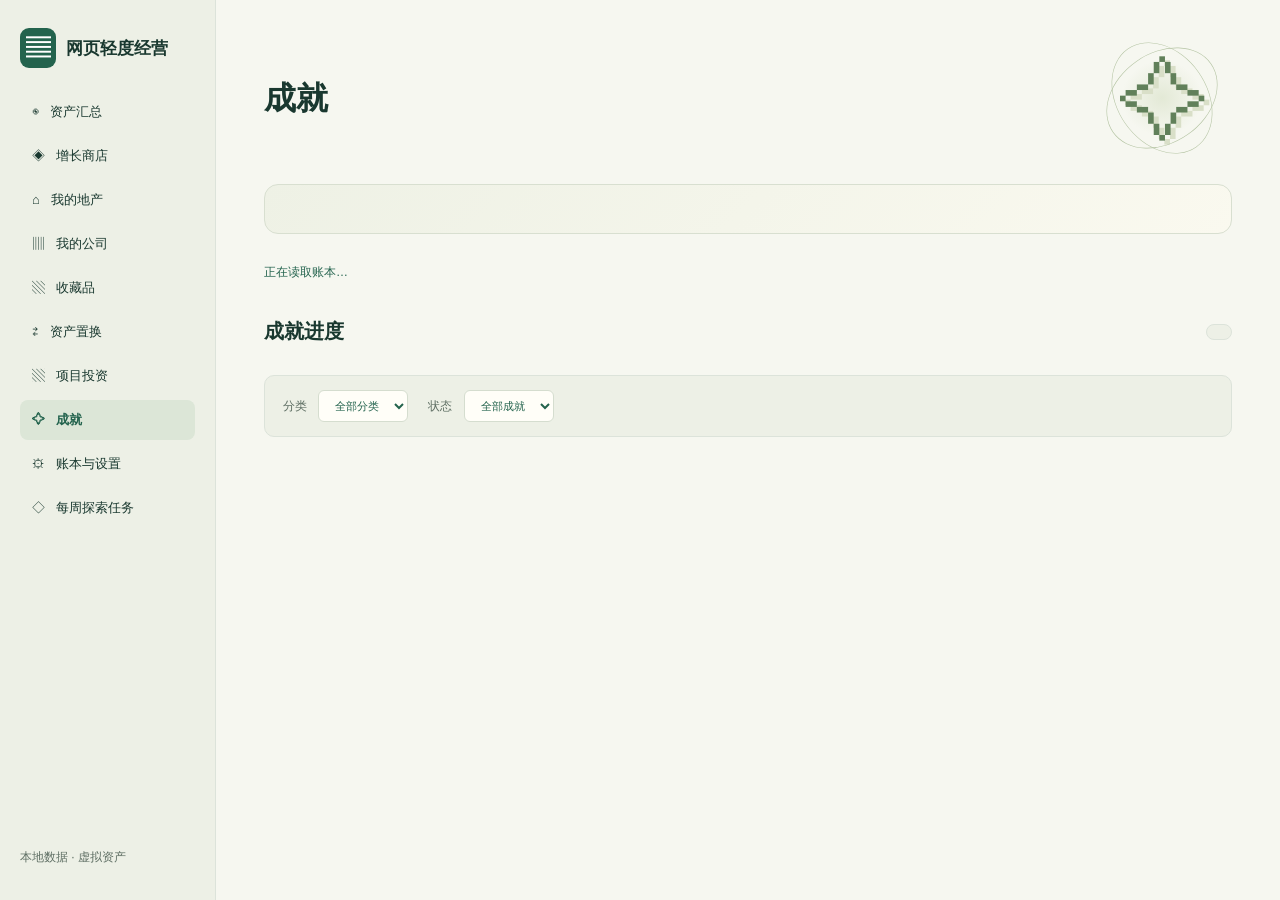
<file: extension/achievements/index.html>
<!doctype html>
<html lang="zh-CN"><head><meta charset="utf-8"><meta name="viewport" content="width=device-width,initial-scale=1"><title>成就 · 网页轻度经营</title><link rel="stylesheet" href="../shop/shop.css"><link rel="stylesheet" href="achievements.css"><link rel="stylesheet" href="../journey/journey.css"><link rel="stylesheet" href="../shared/shell.css"></head><body><div class="layout"><aside class="sidebar"><a class="brand" href="../popup/index.html"><span class="brand-icon">▤</span><span>网页轻度经营</span></a><a class="nav" href="../overview/index.html">◉ &nbsp; 资产汇总</a><a class="nav" href="../shop/index.html">◈ &nbsp; 增长商店</a><a class="nav" href="../estate/index.html">⌂ &nbsp; 我的地产</a><a class="nav" href="../company/index.html">▥ &nbsp; 我的公司</a><a class="nav" href="../collection/index.html">▧ &nbsp; 收藏品</a><a class="nav" href="../exchange/index.html">⇄ &nbsp; 资产置换</a><a class="nav" href="../investments/index.html">▧ &nbsp; 项目投资</a><a class="nav active" href="../achievements/index.html" aria-current="page">✧ &nbsp; 成就</a><a class="nav" href="../options/index.html">⚙ &nbsp; 账本与设置</a><a class="nav" href="../weekly/index.html">◇ &nbsp; 每周探索任务</a><div class="sidebar-bottom">本地数据 · 虚拟资产</div></aside><main><section class="hero"><div><h1>成就</h1></div><div class="hero-art" aria-hidden="true"><div class="orbit"></div><div class="orbit second"></div><span class="spark">✧</span></div></section><p class="status" id="status" role="status">正在读取账本…</p><section class="growth-section" aria-labelledby="growthTitle"><div class="section-heading"><div><h2 id="growthTitle">成就进度</h2></div><span id="achievementCount" class="local-tag"></span></div><div class="achievement-filters"><label>分类 <select id="achievementCategory"><option value="all">全部分类</option></select></label><label>状态 <select id="achievementFilter"><option value="all">全部成就</option><option value="locked">未解锁</option><option value="unlocked">已解锁</option></select></label></div><div id="achievementWall" class="achievement-wall"></div></section>    </main></div><script type="module" src="achievements.js"></script><script type="module" src="../journey/journey.js"></script><script type="module" src="../shared/shell.js"></script></body></html>
</file>
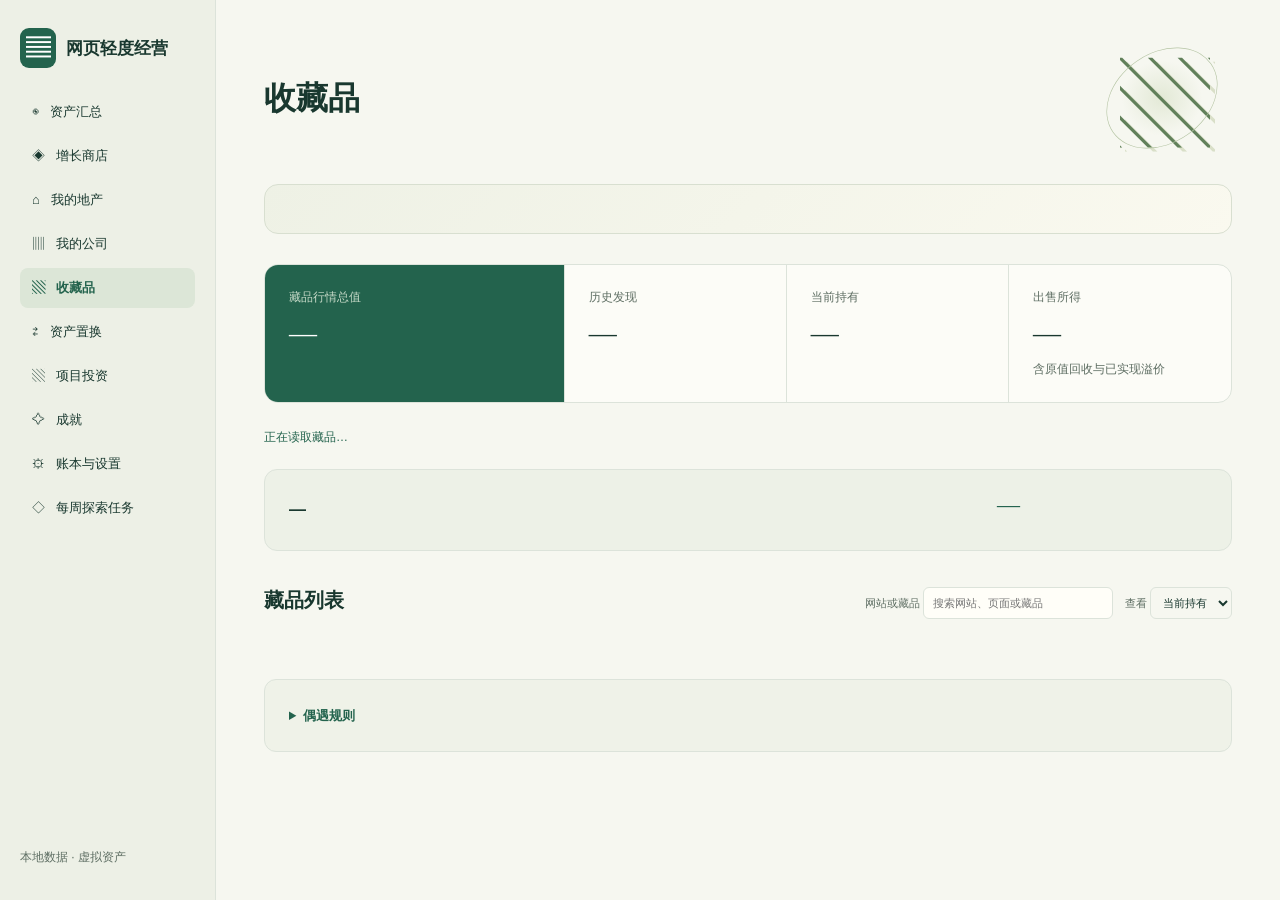
<file: extension/collection/index.html>
<!doctype html><html lang="zh-CN"><head><meta charset="utf-8"><meta name="viewport" content="width=device-width,initial-scale=1"><title>收藏品 · 网页轻度经营</title><link rel="stylesheet" href="../shop/shop.css"><link rel="stylesheet" href="collection.css"><link rel="stylesheet" href="../journey/journey.css"><link rel="stylesheet" href="../shared/shell.css"></head><body><div class="layout"><aside class="sidebar"><a class="brand" href="../popup/index.html"><span class="brand-icon">▤</span><span>网页轻度经营</span></a><a class="nav" href="../overview/index.html">◉ &nbsp; 资产汇总</a><a class="nav" href="../shop/index.html">◈ &nbsp; 增长商店</a><a class="nav" href="../estate/index.html">⌂ &nbsp; 我的地产</a><a class="nav" href="../company/index.html">▥ &nbsp; 我的公司</a><a class="nav active" href="../collection/index.html" aria-current="page">▧ &nbsp; 收藏品</a><a class="nav" href="../exchange/index.html">⇄ &nbsp; 资产置换</a><a class="nav" href="../investments/index.html">▧ &nbsp; 项目投资</a><a class="nav" href="../achievements/index.html">✧ &nbsp; 成就</a><a class="nav" href="../options/index.html">⚙ &nbsp; 账本与设置</a><a class="nav" href="../weekly/index.html">◇ &nbsp; 每周探索任务</a><div class="sidebar-bottom">本地数据 · 虚拟资产</div></aside><main><section class="hero"><div><h1>收藏品</h1></div><div class="hero-art" aria-hidden="true"><div class="orbit"></div><span class="spark">▧</span></div></section><section class="stats"><div class="wallet"><span>藏品行情总值</span><strong id="value">—</strong></div><div><span>历史发现</span><strong id="discovered">—</strong></div><div><span>当前持有</span><strong id="owned">—</strong></div><div><span>出售所得</span><strong id="sales">—</strong><small>含原值回收与已实现溢价</small></div></section><p id="status" class="status" role="status" aria-live="polite">正在读取藏品…</p><section class="market-brief" aria-label="本周藏品市场"><div><h2 id="marketEvent">—</h2><p id="marketDetail"></p></div><div class="market-summary"><strong id="marketIndex">—</strong><p id="commissionSummary"></p><small id="marketWeek"></small></div></section><section class="growth-section"><div class="section-heading"><div><h2>藏品列表</h2><p id="level" class="section-note"></p><p id="priceRange" class="section-note"></p></div><div class="collection-filters"><label>网站或藏品 <input id="siteSearch" type="search" placeholder="搜索网站、页面或藏品" maxlength="120"></label><label>查看 <select id="filter"><option value="owned">当前持有</option><option value="all">全部发现</option><option value="sold">已出售</option></select></label></div></div><div id="wall" class="collection-wall"></div></section><details class="info-panel"><summary>偶遇规则</summary><p>每个网站有独立藏系，本地最多记录 600 件藏品。</p><p>可见停留至少 30 秒的有效浏览基础掉落概率为 3%，收藏成就可提高概率，首次也不保证获得；每天最多 3 件，同一网站每天最多 1 件。同一页面忽略查询参数与片段，只发现一次，出售后不重复掉落。补结算按实际结算日期计算。</p><p>含代码块的网页生成代码芯片（基础价 ¥30），否则阅读至少 60 秒生成阅读书签（基础价 ¥20），其他网页生成网站徽章（基础价 ¥10）。</p><p>探索等级每累计 100 个有效浏览页升一级，从 Lv.1 起，最高 Lv.10。新藏品价格随等级平滑增长：Lv.1 徽章/书签/芯片为 ¥10/¥20/¥30，Lv.5 为 ¥50/¥100/¥150，Lv.10 为 ¥180/¥360/¥540，再叠加随机整数品相修正 −15% 至 +15%，最高 ¥621.00，获得时记录初始估值；之后出售报价随独立市场涨跌，旧藏品保留初始估值。资产汇总按发现时估值记账，收藏墙另外展示当前市价，每张藏品卡直接显示浮动报价、近六周走势及符合条件的收购委托；只有已实现溢价计入收入，不推进任务或公司进度。最多保留 600 件历史发现，达到上限后暂停掉落。重置今日保留藏品和当日掉落额度，重置全部清空收藏。</p><p>仅在本机记录标题、域名、去除参数的来源地址、主题色与代码块存在信息。不读取正文或图片，不加载外部图片。</p></details></main></div><script type="module" src="collection.js"></script><script type="module" src="../journey/journey.js"></script><script type="module" src="../shared/shell.js"></script></body></html>
</file>
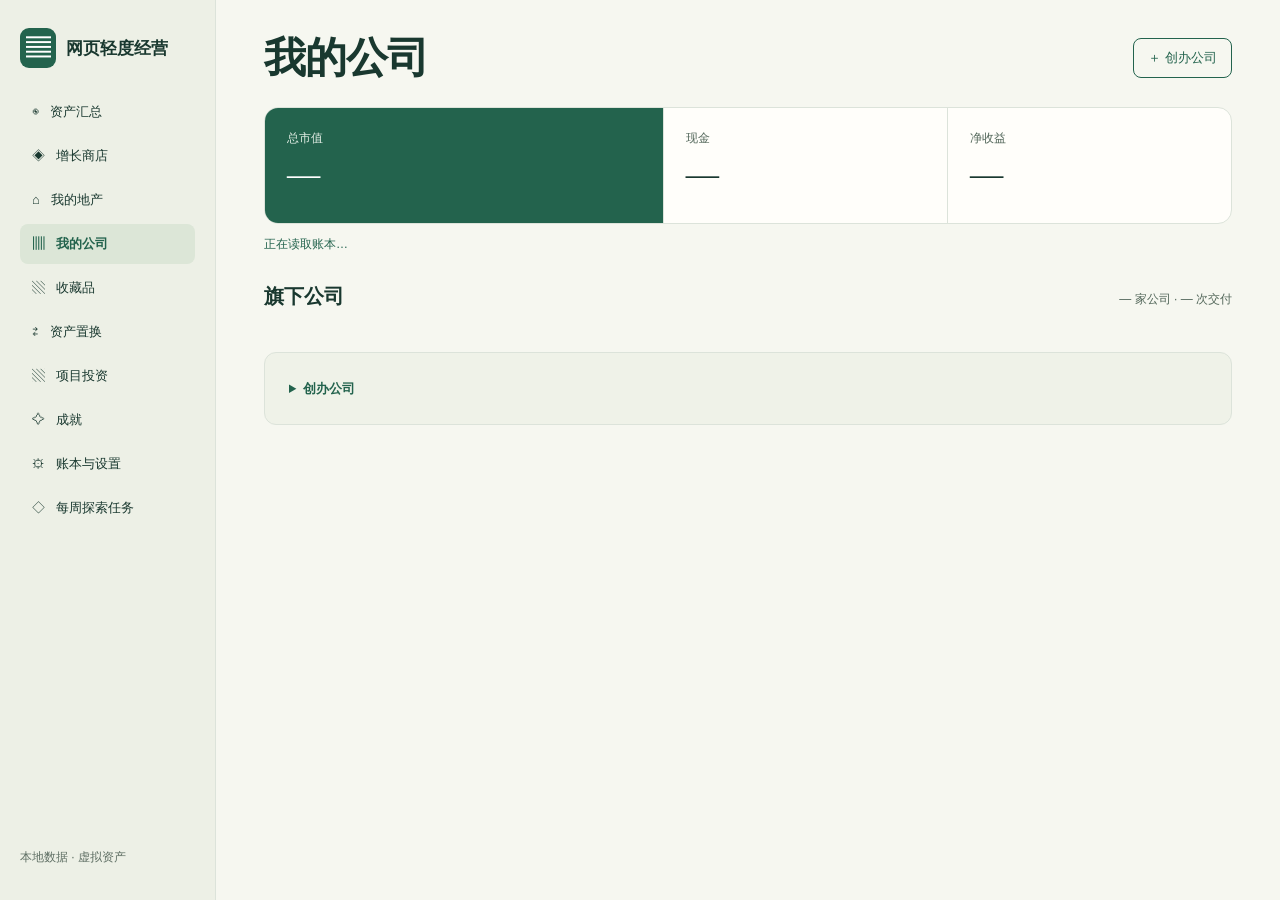
<file: extension/company/index.html>
<!doctype html>
<html lang="zh-CN"><head><meta charset="utf-8"><meta name="viewport" content="width=device-width,initial-scale=1"><title>我的公司 · 网页轻度经营</title><link rel="stylesheet" href="../shop/shop.css"><link rel="stylesheet" href="company.css"><link rel="stylesheet" href="../shared/shell.css"></head>
<body><div class="layout">
<aside class="sidebar"><a class="brand" href="../popup/index.html"><span class="brand-icon">▤</span><span>网页轻度经营</span></a><a class="nav" href="../overview/index.html">◉ &nbsp; 资产汇总</a><a class="nav" href="../shop/index.html">◈ &nbsp; 增长商店</a><a class="nav" href="../estate/index.html">⌂ &nbsp; 我的地产</a><a class="nav active" href="../company/index.html" aria-current="page">▥ &nbsp; 我的公司</a><a class="nav" href="../collection/index.html">▧ &nbsp; 收藏品</a><a class="nav" href="../exchange/index.html">⇄ &nbsp; 资产置换</a><a class="nav" href="../investments/index.html">▧ &nbsp; 项目投资</a><a class="nav" href="../achievements/index.html">✧ &nbsp; 成就</a><a class="nav" href="../options/index.html">⚙ &nbsp; 账本与设置</a><a class="nav" href="../weekly/index.html">◇ &nbsp; 每周探索任务</a><div class="sidebar-bottom">本地数据 · 虚拟资产</div></aside>
<main class="company-dashboard">
<header class="company-heading"><h1>我的公司</h1><a class="create-link" id="createShortcut" href="#createCompany">＋ 创办公司</a></header>
<section class="company-overview" aria-label="公司概况">
  <div class="valuation"><span>总市值</span><strong id="balance">—</strong></div>
  <div><span>现金</span><strong id="cash">—</strong></div>
  <div><span>净收益</span><strong id="income">—</strong></div>
</section>
<p class="status" id="status" role="status" aria-live="polite">正在读取账本…</p>
<section class="company-portfolio"><div class="portfolio-heading"><h2>旗下公司</h2><span><span id="count">—</span> 家公司 · <span id="completed">—</span> 次交付</span></div><div id="companies"></div></section>
<details class="info-panel" id="createCompany"><summary>创办公司</summary><p>首家 ¥1,000，此后每家递增 ¥1,000，从个人现金支付。</p>
<form id="createForm" novalidate><div class="company-fields"><label>公司名称<input id="companyName" name="name" maxlength="24" required placeholder="为你的新事业起个名字"></label><label>主营业务<select id="companyType" name="type"><option value="publisher">出版社 · 深度阅读</option><option value="explorer">探索事务所 · 不同域名</option></select></label><label>公司地址<select id="headquarters" name="headquarters"><option value="">线上办公室（免费）</option></select></label></div><p id="businessHint"></p><button class="buy" id="createButton" type="submit" disabled>正在读取创办费用…</button><p id="createFeedback" class="create-feedback" role="status" aria-live="polite"></p></form></details>
</main></div><script type="module" src="company.js"></script><script type="module" src="../shared/shell.js"></script></body></html>
</file>
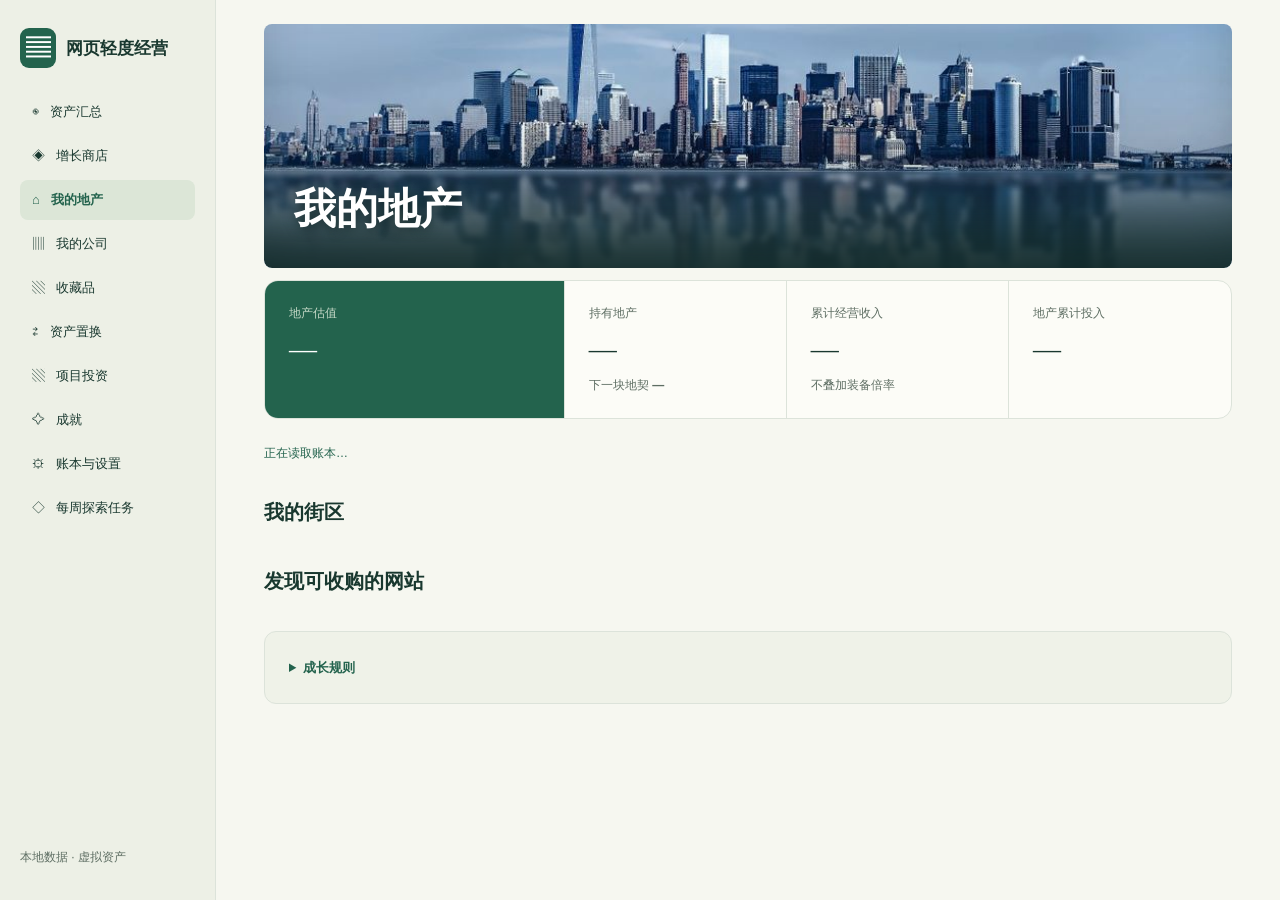
<file: extension/estate/index.html>
<!doctype html>
<html lang="zh-CN">
<head><meta charset="utf-8"><meta name="viewport" content="width=device-width,initial-scale=1"><title>我的地产 · 网页轻度经营</title><link rel="stylesheet" href="../shop/shop.css"><link rel="stylesheet" href="estate.css"><link rel="stylesheet" href="../shared/shell.css"></head>
<body><div class="layout">
  <aside class="sidebar"><a class="brand" href="../popup/index.html"><span class="brand-icon">▤</span><span>网页轻度经营</span></a><a class="nav" href="../overview/index.html">◉ &nbsp; 资产汇总</a><a class="nav" href="../shop/index.html">◈ &nbsp; 增长商店</a><a class="nav active" href="../estate/index.html" aria-current="page">⌂ &nbsp; 我的地产</a><a class="nav" href="../company/index.html">▥ &nbsp; 我的公司</a><a class="nav" href="../collection/index.html">▧ &nbsp; 收藏品</a><a class="nav" href="../exchange/index.html">⇄ &nbsp; 资产置换</a><a class="nav" href="../investments/index.html">▧ &nbsp; 项目投资</a><a class="nav" href="../achievements/index.html">✧ &nbsp; 成就</a><a class="nav" href="../options/index.html">⚙ &nbsp; 账本与设置</a><a class="nav" href="../weekly/index.html">◇ &nbsp; 每周探索任务</a><div class="sidebar-bottom">本地数据 · 虚拟资产</div></aside>
  <main>

    <section class="estate-hero">
      <h1>我的地产</h1>
    </section>
    <section class="stats" aria-label="地产概况">
      <div class="wallet"><span>地产估值</span><strong id="balance">—</strong></div>
      <div><span>持有地产</span><strong id="slots">—</strong><small>下一块地契 <b id="nextPrice">—</b></small></div>
      <div><span>累计经营收入</span><strong id="income">—</strong><small>不叠加装备倍率</small></div>
      <div><span>地产累计投入</span><strong id="spent">—</strong></div>
    </section>
    <p id="status" class="status" role="status" aria-live="polite">正在读取账本…</p>
    <section class="growth-section"><div class="section-heading"><div><h2>我的街区</h2></div></div><div id="owned" class="products"></div></section>
    <section class="growth-section"><div class="section-heading"><div><h2>发现可收购的网站</h2></div></div><div id="discoveries" class="products"></div></section>
    <details class="info-panel"><summary>成长规则</summary><p>首块地契 ¥500。收购价按当前持有量计算，前 10 块逐块翻倍，第 11 块起每档增加 ¥256,000。</p><p>经营收入 = 基础浏览收益 × 地产经营系数，再计入成就加成。基础收益最多按 ¥10 计算，每块地产每天最多经营 3 次。</p><p>升级同时需要资金、累计经营次数和不同经营日期。地产收入计入今日与累计收益，不增加浏览页数或任务进度。重置今日不会清除地产经营额度。可在资产置换页按可核实投入的 70% 出售地契。</p></details>

  </main>
</div><dialog id="purchaseDialog" aria-labelledby="purchaseTitle"><h2 id="purchaseTitle">确认地产交易</h2><p id="purchaseMessage"></p><div class="dialog-actions"><button type="button" id="cancelPurchase">暂时不要</button><button type="button" id="confirmPurchase" class="buy">确认购买</button></div></dialog><script type="module" src="estate.js"></script><script type="module" src="../shared/shell.js"></script></body></html>
</file>
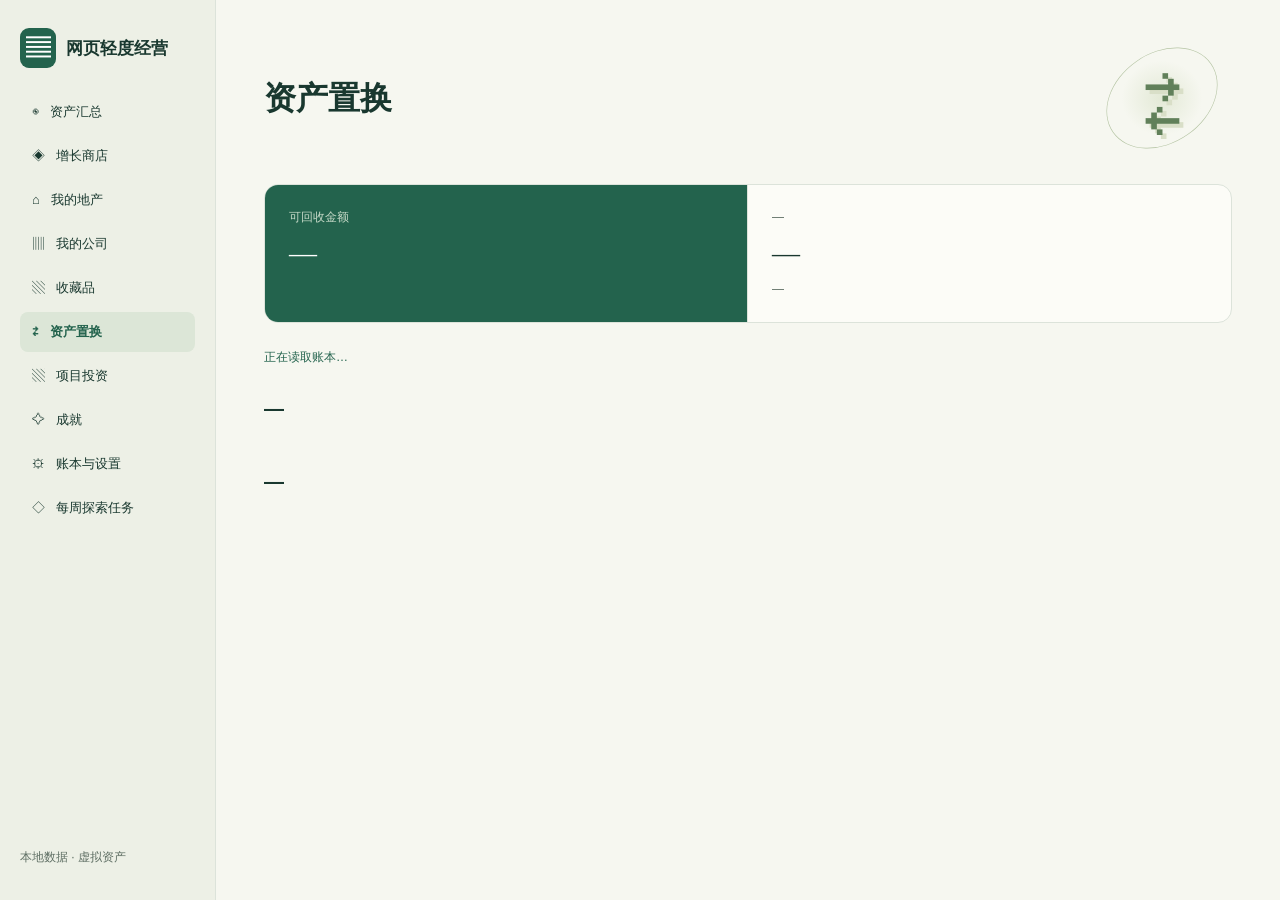
<file: extension/exchange/index.html>
<!doctype html><html lang="zh-CN"><head><meta charset="utf-8"><meta name="viewport" content="width=device-width,initial-scale=1"><title>资产置换 · 网页轻度经营</title><link rel="stylesheet" href="../shop/shop.css"><link rel="stylesheet" href="../finance/finance.css"><link rel="stylesheet" href="../shared/shell.css"></head><body><div class="layout"><aside class="sidebar"><a class="brand" href="../popup/index.html"><span class="brand-icon">▤</span><span>网页轻度经营</span></a><a class="nav" href="../overview/index.html">◉ &nbsp; 资产汇总</a><a class="nav" href="../shop/index.html">◈ &nbsp; 增长商店</a><a class="nav" href="../estate/index.html">⌂ &nbsp; 我的地产</a><a class="nav" href="../company/index.html">▥ &nbsp; 我的公司</a><a class="nav" href="../collection/index.html">▧ &nbsp; 收藏品</a><a class="nav active" href="../exchange/index.html" aria-current="page">⇄ &nbsp; 资产置换</a><a class="nav" href="../investments/index.html">▧ &nbsp; 项目投资</a><a class="nav" href="../achievements/index.html">✧ &nbsp; 成就</a><a class="nav" href="../options/index.html">⚙ &nbsp; 账本与设置</a><a class="nav" href="../weekly/index.html">◇ &nbsp; 每周探索任务</a><div class="sidebar-bottom">本地数据 · 虚拟资产</div></aside><main data-finance="exchange"><section class="hero"><div><h1>资产置换</h1></div><div class="hero-art" aria-hidden="true"><div class="orbit"></div><span class="spark">⇄</span></div></section><section class="stats finance-stats"><div class="wallet"><span>可回收金额</span><strong id="balance">—</strong></div><div><span id="metricLabel">—</span><strong id="metric">—</strong><small id="metricHint">—</small></div></section><p id="status" class="status" role="status" aria-live="polite">正在读取账本…</p><section id="highlight" class="info-panel" hidden></section><section class="growth-section"><h2 id="sectionTitle">—</h2><div id="cards" class="finance-grid"></div></section><section class="growth-section" id="activitySection"><h2 id="activityTitle">—</h2><div id="activity" class="finance-grid"></div></section></main></div><script type="module" src="../finance/finance.js"></script><script type="module" src="../shared/shell.js"></script></body></html>
</file>
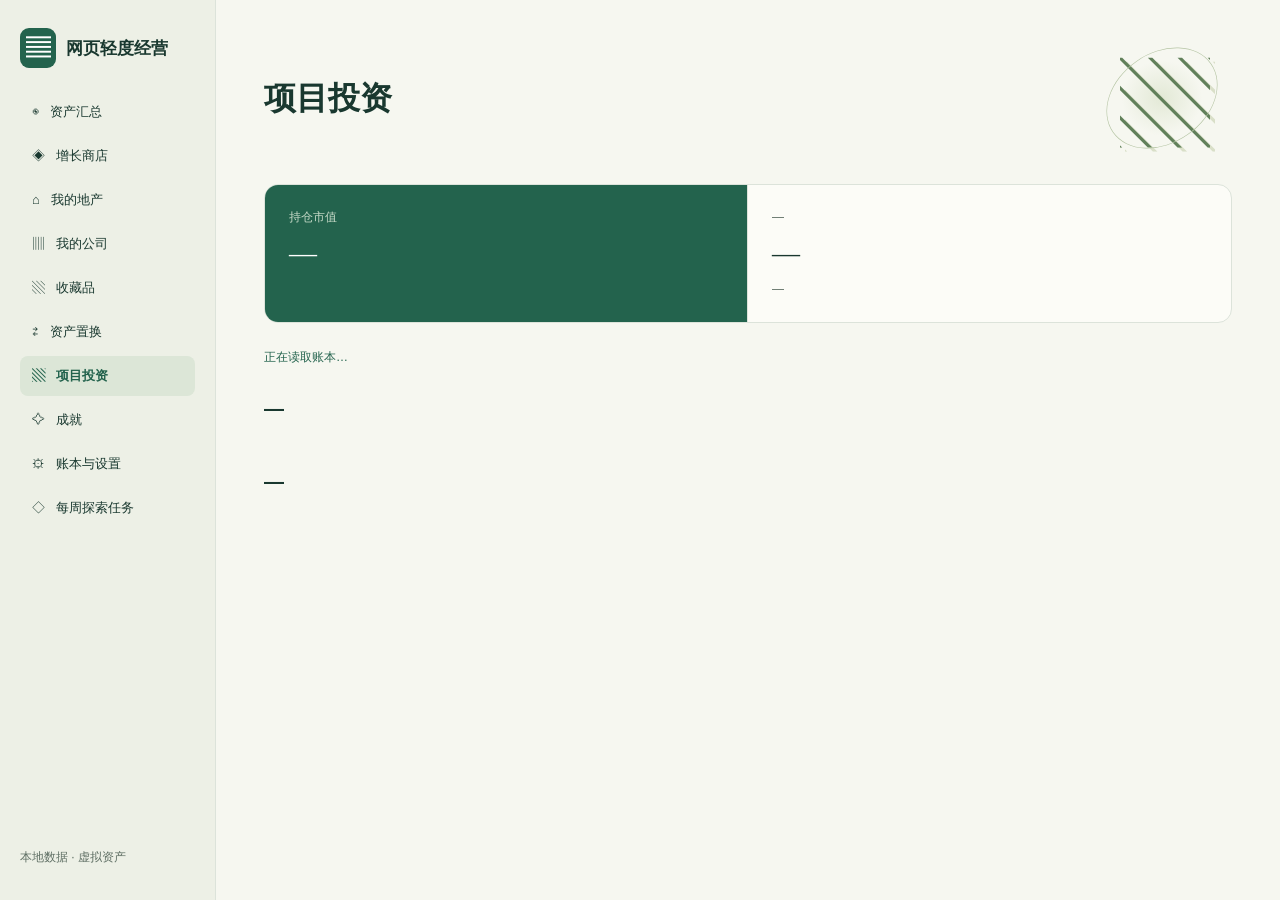
<file: extension/investments/index.html>
<!doctype html><html lang="zh-CN"><head><meta charset="utf-8"><meta name="viewport" content="width=device-width,initial-scale=1"><title>项目投资 · 网页轻度经营</title><link rel="stylesheet" href="../shop/shop.css"><link rel="stylesheet" href="../finance/finance.css"><link rel="stylesheet" href="../shared/shell.css"></head><body><div class="layout"><aside class="sidebar"><a class="brand" href="../popup/index.html"><span class="brand-icon">▤</span><span>网页轻度经营</span></a><a class="nav" href="../overview/index.html">◉ &nbsp; 资产汇总</a><a class="nav" href="../shop/index.html">◈ &nbsp; 增长商店</a><a class="nav" href="../estate/index.html">⌂ &nbsp; 我的地产</a><a class="nav" href="../company/index.html">▥ &nbsp; 我的公司</a><a class="nav" href="../collection/index.html">▧ &nbsp; 收藏品</a><a class="nav" href="../exchange/index.html">⇄ &nbsp; 资产置换</a><a class="nav active" href="../investments/index.html" aria-current="page">▧ &nbsp; 项目投资</a><a class="nav" href="../achievements/index.html">✧ &nbsp; 成就</a><a class="nav" href="../options/index.html">⚙ &nbsp; 账本与设置</a><a class="nav" href="../weekly/index.html">◇ &nbsp; 每周探索任务</a><div class="sidebar-bottom">本地数据 · 虚拟资产</div></aside><main data-finance="investments"><section class="hero"><div><h1>项目投资</h1></div><div class="hero-art" aria-hidden="true"><div class="orbit"></div><span class="spark">▧</span></div></section><section class="stats finance-stats"><div class="wallet"><span>持仓市值</span><strong id="balance">—</strong></div><div><span id="metricLabel">—</span><strong id="metric">—</strong><small id="metricHint">—</small></div></section><p id="status" class="status" role="status" aria-live="polite">正在读取账本…</p><section id="highlight" class="info-panel" hidden></section><section class="growth-section" id="activitySection"><h2 id="activityTitle">—</h2><div id="activity" class="finance-grid"></div></section><section class="growth-section"><h2 id="sectionTitle">—</h2><div id="cards" class="finance-grid"></div></section></main></div><script type="module" src="../finance/finance.js"></script><script type="module" src="../shared/shell.js"></script></body></html>
</file>
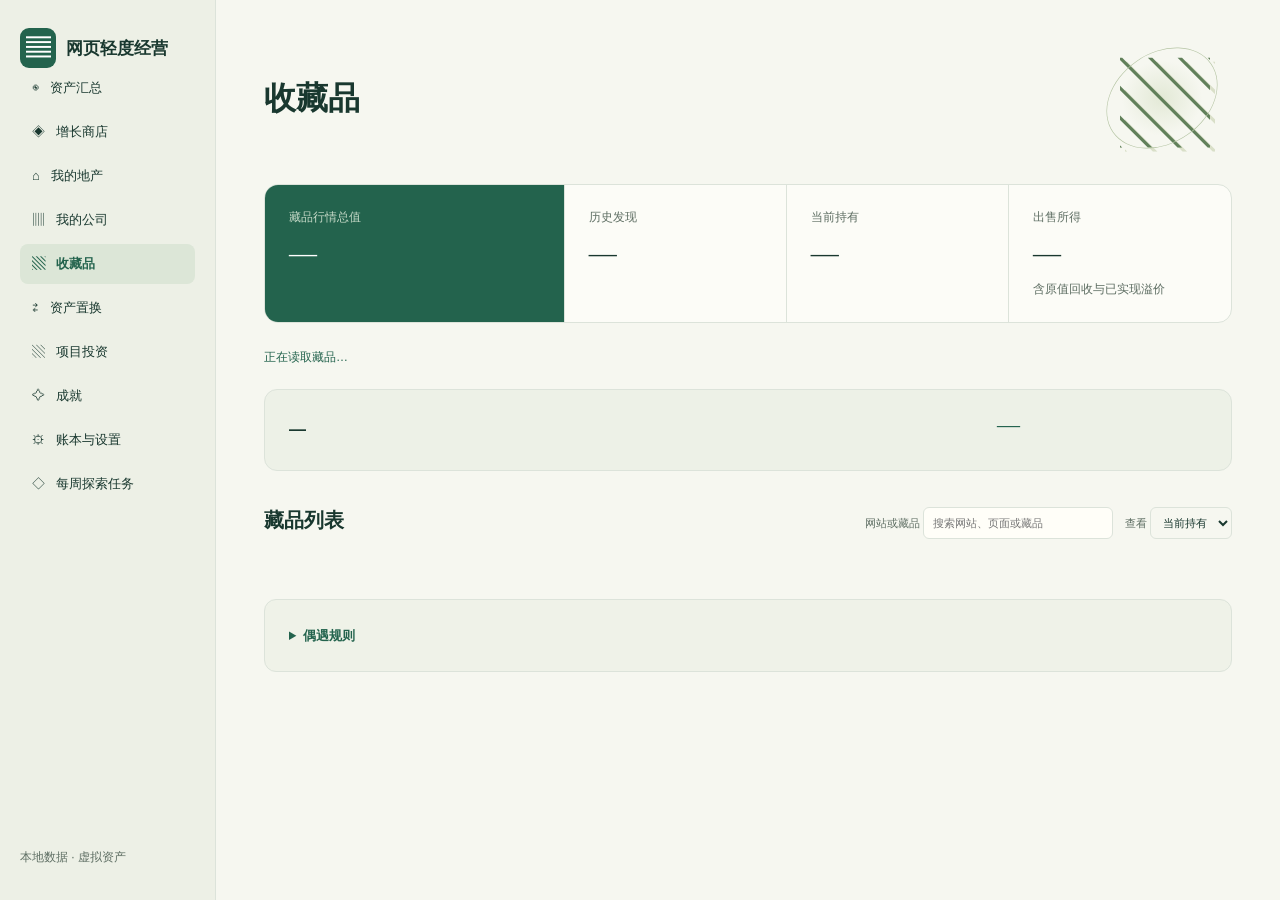
<file: extension/market/index.html>
<!doctype html><html lang="zh-CN"><head><meta charset="utf-8"><meta http-equiv="refresh" content="0;url=../collection/index.html"><title>收藏品</title></head><body><a href="../collection/index.html">行情已合并到收藏品，点击前往。</a></body></html>
</file>
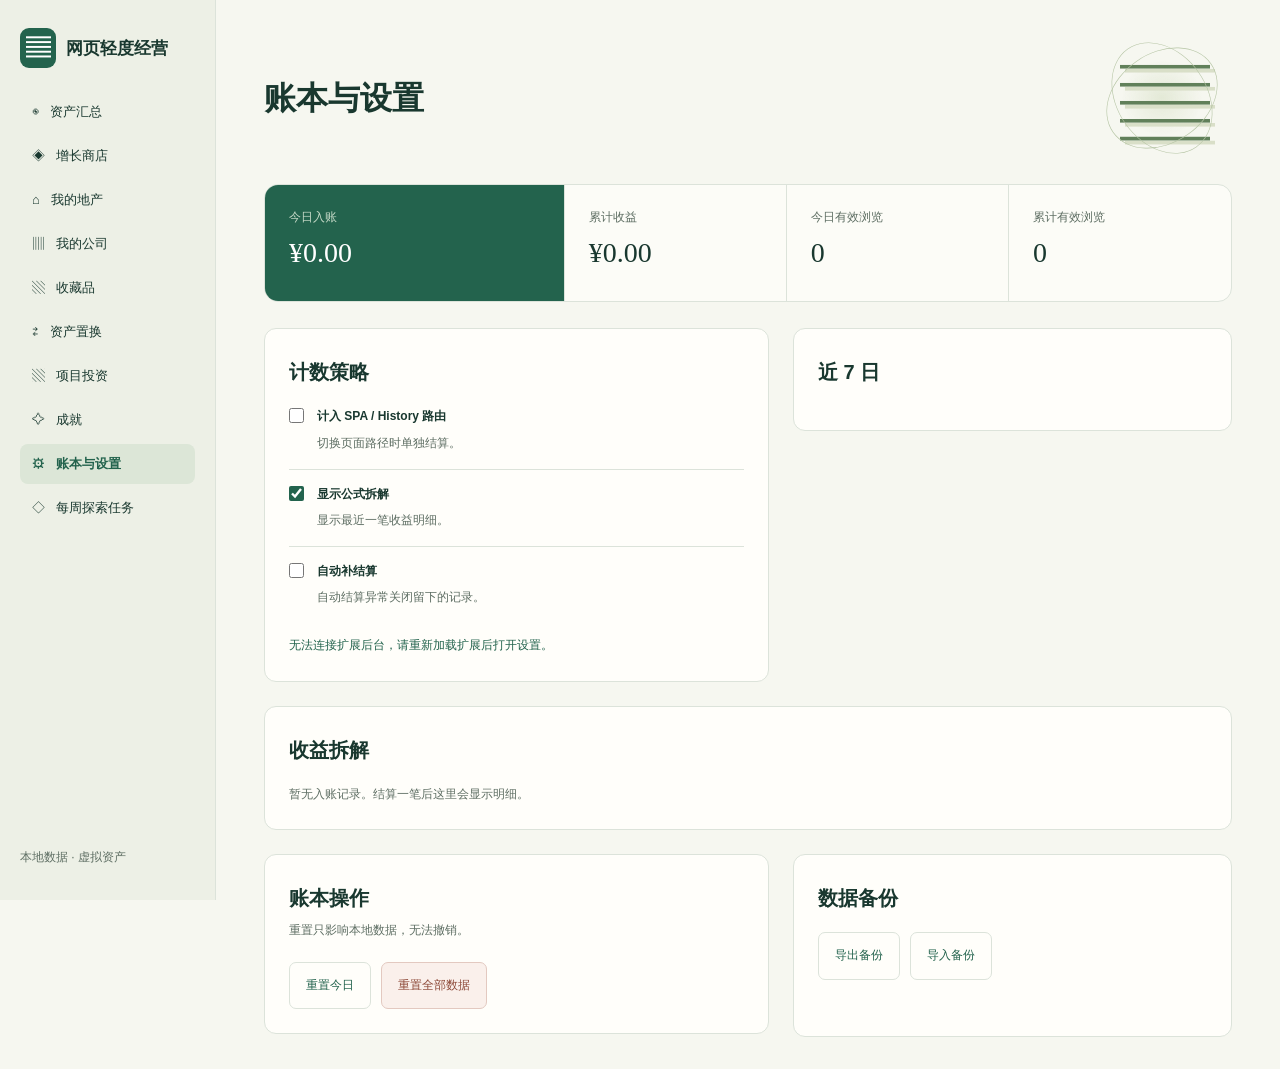
<file: extension/options/index.html>
<!DOCTYPE html>
<html lang="zh-CN">
<head>
  <meta charset="UTF-8" />
  <meta name="viewport" content="width=device-width, initial-scale=1.0" />
  <title>账本与设置 · 网页轻度经营</title>
  <link rel="stylesheet" href="../shop/shop.css" />
  <link rel="stylesheet" href="options.css" />
<link rel="stylesheet" href="../shared/shell.css"></head>
<body>
  <div class="layout">
    <aside class="sidebar"><a class="brand" href="../popup/index.html"><span class="brand-icon">▤</span><span>网页轻度经营</span></a><a class="nav" href="../overview/index.html">◉ &nbsp; 资产汇总</a><a class="nav" href="../shop/index.html">◈ &nbsp; 增长商店</a><a class="nav" href="../estate/index.html">⌂ &nbsp; 我的地产</a><a class="nav" href="../company/index.html">▥ &nbsp; 我的公司</a><a class="nav" href="../collection/index.html">▧ &nbsp; 收藏品</a><a class="nav" href="../exchange/index.html">⇄ &nbsp; 资产置换</a><a class="nav" href="../investments/index.html">▧ &nbsp; 项目投资</a><a class="nav" href="../achievements/index.html">✧ &nbsp; 成就</a><a class="nav active" href="../options/index.html" aria-current="page">⚙ &nbsp; 账本与设置</a><a class="nav" href="../weekly/index.html">◇ &nbsp; 每周探索任务</a><div class="sidebar-bottom">本地数据 · 虚拟资产</div></aside>
  <main>

    <section class="hero">
      <div><h1>账本与设置</h1></div>
      <div class="hero-art" aria-hidden="true"><div class="orbit"></div><div class="orbit second"></div><span class="spark">▤</span></div>
    </section>
    <dl class="stats ledger-stats" aria-label="当前账本摘要">
      <div class="wallet"><dt>今日入账</dt><dd id="sToday">¥0.00</dd></div>
      <div><dt>累计收益</dt><dd id="sTotal">¥0.00</dd></div>
      <div><dt>今日有效浏览</dt><dd id="sVisits">0</dd></div>
      <div><dt>累计有效浏览</dt><dd id="sTotalVisits">0</dd></div>
    </dl>
    <div class="settings-grid">

    <section class="card">
      <div class="card-head">
        <h2>计数策略</h2>
      </div>
      <label class="toggle">
        <input type="checkbox" id="countSpa" />
        <span>
          <strong>计入 SPA / History 路由</strong>
          <em>切换页面路径时单独结算。</em>
        </span>
      </label>
      <label class="toggle">
        <input type="checkbox" id="showFormula" checked />
        <span>
          <strong>显示公式拆解</strong>
          <em>显示最近一笔收益明细。</em>
        </span>
      </label>
      <label class="toggle">
        <input type="checkbox" id="autoSettleRecoveries" />
        <span>
          <strong>自动补结算</strong>
          <em>自动结算异常关闭留下的记录。</em>
        </span>
      </label>
      <p class="hint" id="settingsHint" role="status"></p>
    </section>

    <section class="card">
      <div class="card-head">
        <h2>近 7 日</h2>

      </div>
      <div class="week-board" id="weekBoard"></div>
    </section>

    <section class="card wide" id="formulaCard">
      <div class="card-head">
        <h2>收益拆解</h2>

      </div>
      <div id="formulaPanel" class="formula-empty">暂无入账记录。结算一笔后这里会显示明细。</div>
    </section>

    <section class="card">
      <div class="card-head">
        <h2>账本操作</h2>
        <p>重置只影响本地数据，无法撤销。</p>
      </div>
      <div class="actions">
        <button type="button" class="btn ghost" id="resetToday">重置今日</button>
        <button type="button" class="btn danger" id="resetAll">重置全部数据</button>
      </div>
    </section>

    <section class="card">
      <div class="card-head"><h2>数据备份</h2></div>
      <div class="actions">
        <button type="button" class="btn" id="exportData">导出备份</button>
        <button type="button" class="btn" id="importData">导入备份</button>
        <input type="file" id="importFile" accept="application/json,.json" hidden aria-label="选择账本备份">
      </div>
      <p class="hint" id="backupHint" role="status"></p>
    </section>
    </div>

  </main>
  </div>
  <script type="module" src="options.js"></script>
<script type="module" src="../shared/shell.js"></script></body>
</html>
</file>
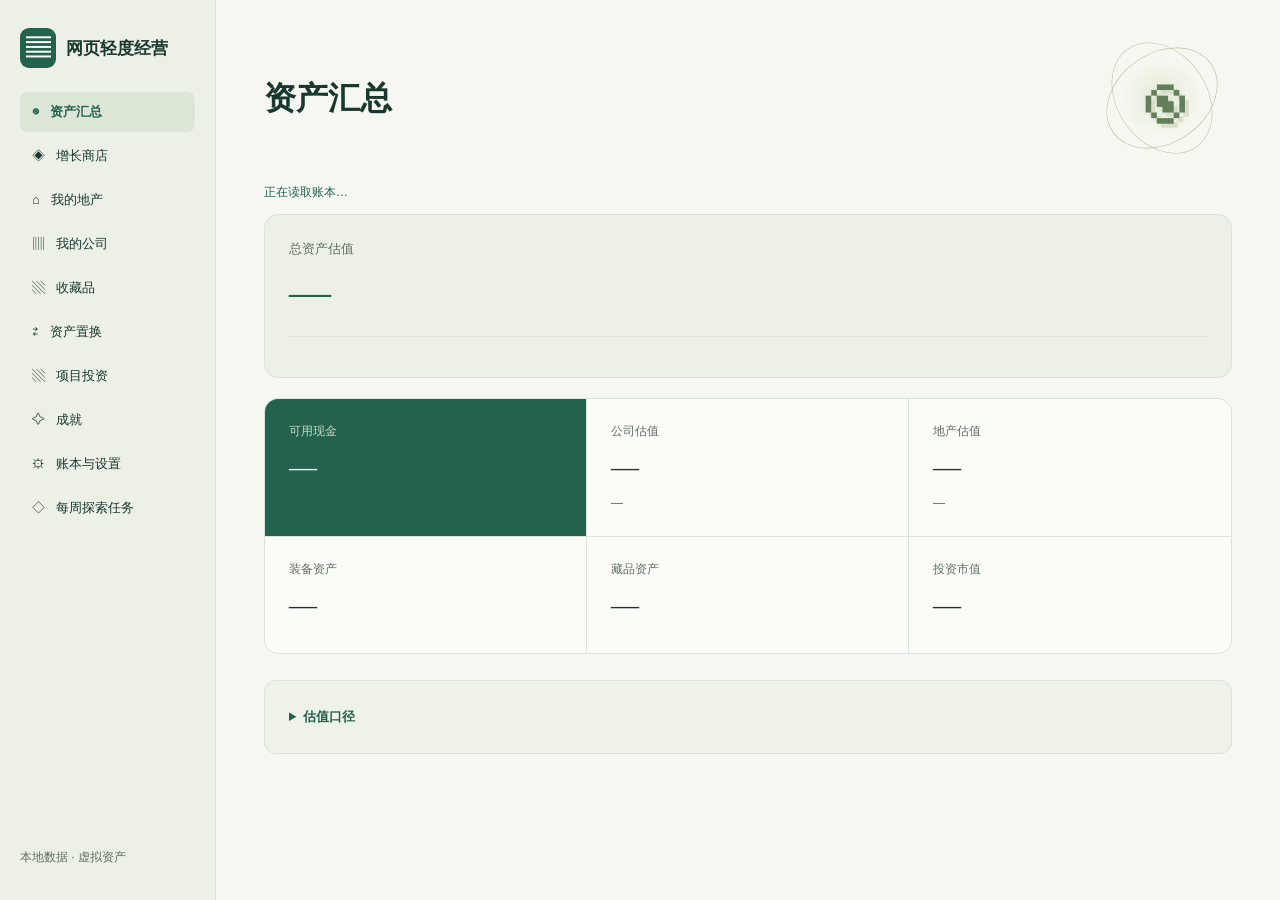
<file: extension/overview/index.html>
<!doctype html>
<html lang="zh-CN"><head><meta charset="utf-8"><meta name="viewport" content="width=device-width,initial-scale=1"><title>资产汇总 · 网页轻度经营</title><link rel="stylesheet" href="../shop/shop.css"><link rel="stylesheet" href="../overview/overview.css"><link rel="stylesheet" href="../journey/journey.css"><link rel="stylesheet" href="../shared/shell.css"></head><body><div class="layout"><aside class="sidebar"><a class="brand" href="../popup/index.html"><span class="brand-icon">▤</span><span>网页轻度经营</span></a><a class="nav active" href="../overview/index.html" aria-current="page">◉ &nbsp; 资产汇总</a><a class="nav" href="../shop/index.html">◈ &nbsp; 增长商店</a><a class="nav" href="../estate/index.html">⌂ &nbsp; 我的地产</a><a class="nav" href="../company/index.html">▥ &nbsp; 我的公司</a><a class="nav" href="../collection/index.html">▧ &nbsp; 收藏品</a><a class="nav" href="../exchange/index.html">⇄ &nbsp; 资产置换</a><a class="nav" href="../investments/index.html">▧ &nbsp; 项目投资</a><a class="nav" href="../achievements/index.html">✧ &nbsp; 成就</a><a class="nav" href="../options/index.html">⚙ &nbsp; 账本与设置</a><a class="nav" href="../weekly/index.html">◇ &nbsp; 每周探索任务</a><div class="sidebar-bottom">本地数据 · 虚拟资产</div></aside><main><section class="hero"><div><h1>资产汇总</h1></div><div class="hero-art" aria-hidden="true"><div class="orbit"></div><div class="orbit second"></div><span class="spark">◉</span></div></section><p class="status" id="status" role="status">正在读取账本…</p><section class="summary-total"><span>总资产估值</span><strong id="total">—</strong></section><section class="stats" aria-label="资产构成"><div class="wallet"><span>可用现金</span><strong id="cash">—</strong></div><div><span>公司估值</span><strong id="companies">—</strong><small id="companyCount">—</small></div><div><span>地产估值</span><strong id="estates">—</strong><small id="estateCount">—</small></div><div><span>装备资产</span><strong id="equipment">—</strong></div><div><span>藏品资产</span><strong id="collectibles">—</strong></div><div><span>投资市值</span><strong id="investments">—</strong></div></section><details class="info-panel"><summary>估值口径</summary><p>公司估值以各家公司分摊的实际创办成本为基础，每升一级增加 25%，最高为成本的 2 倍。招聘与建设按原投入减已处置设施成本计入公司估值。地产估值为当前等级的累计购建成本，装备按历史购买支出减已处置成本计值。</p><p>估值仅用于游戏内展示，不计入可用现金，地产、装备与公司设施可在资产置换页按可核实投入的 70% 出售；藏品支持独立每周行情及收购委托，账面按发现时估值记录，收藏页展示当前市价。投资按当前行情计入总资产，浮动盈亏不进入现金；卖出所得含本金与盈亏，扣除 1% 手续费后进入现金，并记录已实现盈亏。藏品出售本金不重复计收入，溢价单独计入收入。经营收入已经进入现金，不会再次加入估值；总部挂牌也不会重复计算地产。</p></details></main></div><script type="module" src="overview.js"></script><script type="module" src="../journey/journey.js"></script><script type="module" src="../shared/shell.js"></script></body></html>
</file>
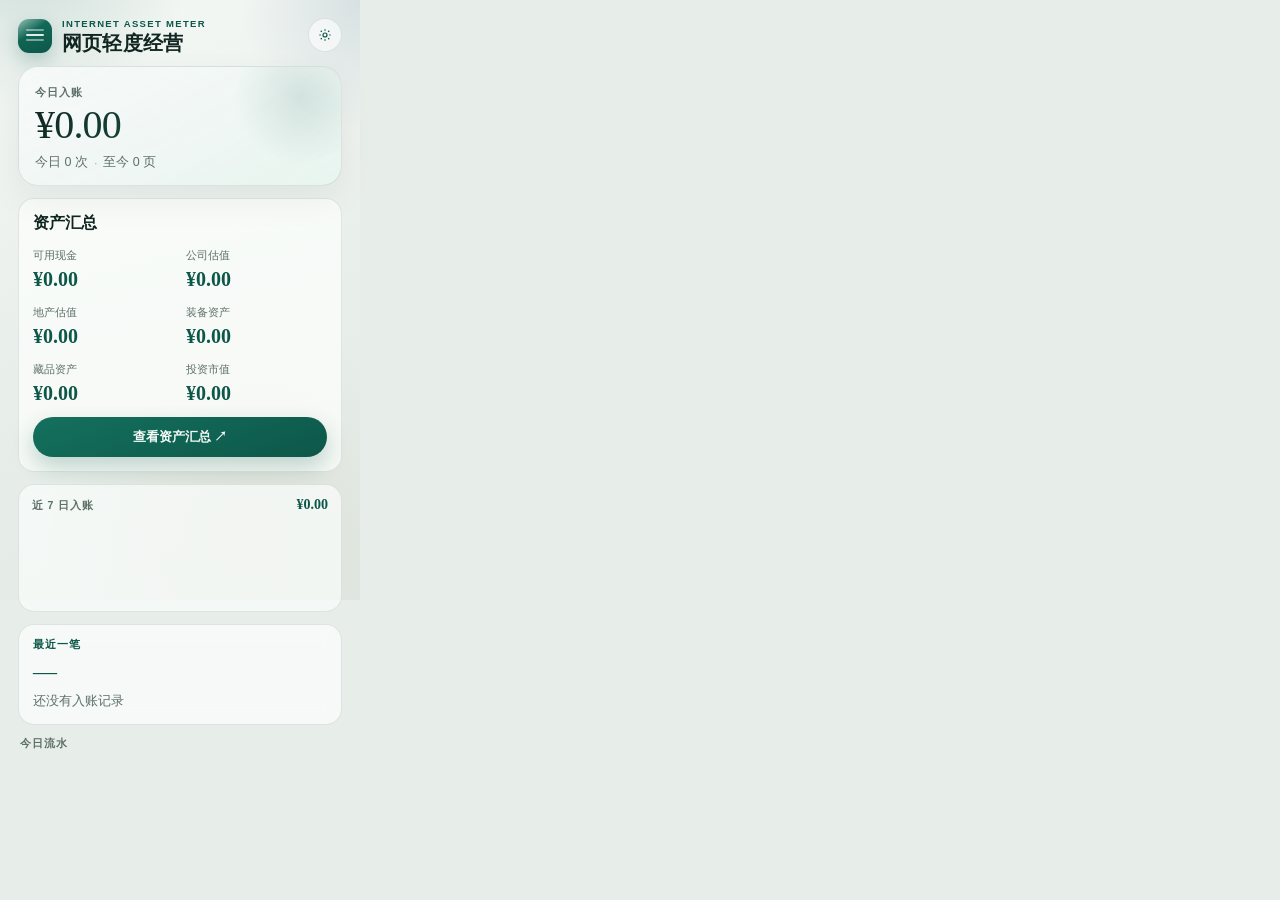
<file: extension/popup/index.html>
<!DOCTYPE html>
<html lang="zh-CN">
<head>
  <meta charset="UTF-8" />
  <meta name="viewport" content="width=device-width, initial-scale=1.0" />
  <title>网页轻度经营</title>
  <link rel="stylesheet" href="popup.css" />
</head>
<body>
  <div class="atmosphere" aria-hidden="true"></div>
  <div class="shell">
    <header class="top">
      <div class="brand">
        <div class="mark" aria-hidden="true"></div>
        <div>
          <div class="kicker">Internet Asset Meter</div>
          <h1>网页轻度经营</h1>
        </div>
      </div>
      <button type="button" class="icon-btn" id="openOptions" title="设置" aria-label="打开设置">
        <svg viewBox="0 0 24 24" width="16" height="16" fill="none" stroke="currentColor" stroke-width="1.8">
          <circle cx="12" cy="12" r="3" />
          <path d="M12 3.5v2.2M12 18.3v2.2M3.5 12h2.2M18.3 12h2.2M5.6 5.6l1.6 1.6M16.8 16.8l1.6 1.6M5.6 18.4l1.6-1.6M16.8 7.2l1.6-1.6" />
        </svg>
      </button>
    </header>

    <section class="recover hidden" id="recoverBox">
      <div class="recover-title">发现未结算会话</div>
      <p id="recoverHint">浏览器重启或标签异常关闭后留下的账本草稿，可补结算或丢弃。</p>
      <div class="recover-actions">
        <button type="button" class="btn soft" id="recoverSettle">补结算</button>
        <button type="button" class="btn ghost-mini" id="recoverDiscard">丢弃</button>
      </div>
    </section>

    <section class="ledger-hero">
      <div class="hero-label">今日入账</div>
      <div class="hero-amount" id="todayAsset">¥0.00</div>
      <div class="hero-sub">
        <span id="todayVisits">今日 0 次</span>
        <span class="dot">·</span>
        <span id="totalVisits">至今 0 页</span>
      </div>
    </section>

    <section class="shop" aria-labelledby="overviewTitle">
      <div class="week-head"><h2 id="overviewTitle">资产汇总</h2></div>
      <div class="popup-assets">
        <div><span>可用现金</span><strong id="walletBalance">¥0.00</strong></div>
        <div><span>公司估值</span><strong id="companyValue">¥0.00</strong></div>
        <div><span>地产估值</span><strong id="estateValue">¥0.00</strong></div>
        <div><span>装备资产</span><strong id="equipmentValue">¥0.00</strong></div><div><span>藏品资产</span><strong id="collectibleValue">¥0.00</strong></div><div><span>投资市值</span><strong id="investmentValue">¥0.00</strong></div>
      </div>
      <button type="button" id="openOverview" class="btn primary" style="margin-top:12px;width:100%">查看资产汇总 ↗</button>
    </section>

    <section class="week" id="weekSection">
      <div class="week-head">
        <span class="week-label">近 7 日入账</span>
        <strong id="weekTotal">¥0.00</strong>
      </div>
      <div class="week-chart" id="weekChart" aria-label="近七日报表"></div>
    </section>

    <section class="slip" id="lastEntry">
      <div class="slip-head">
        <span class="slip-tag">最近一笔</span>
        <span class="slip-host" id="lastHost"></span>
      </div>
      <div class="slip-amount" id="lastAmount">—</div>
      <p class="slip-reason" id="lastReason">还没有入账记录</p>
    </section>

    <section class="trail" id="trailSection">
      <div class="trail-label">今日流水</div>
      <div class="trail-list" id="trailList"></div>
    </section>

    <section class="achieve hidden" id="achieveBox">
      <div class="achieve-kicker">现实成就</div>
      <div class="achieve-title" id="achieveTitle">—</div>
      <p id="achieveHint"></p>
      <button type="button" class="btn soft" id="dismissAchieve">收下提醒</button>
    </section>
  </div>
  <script type="module" src="popup.js"></script>
</body>
</html>
</file>
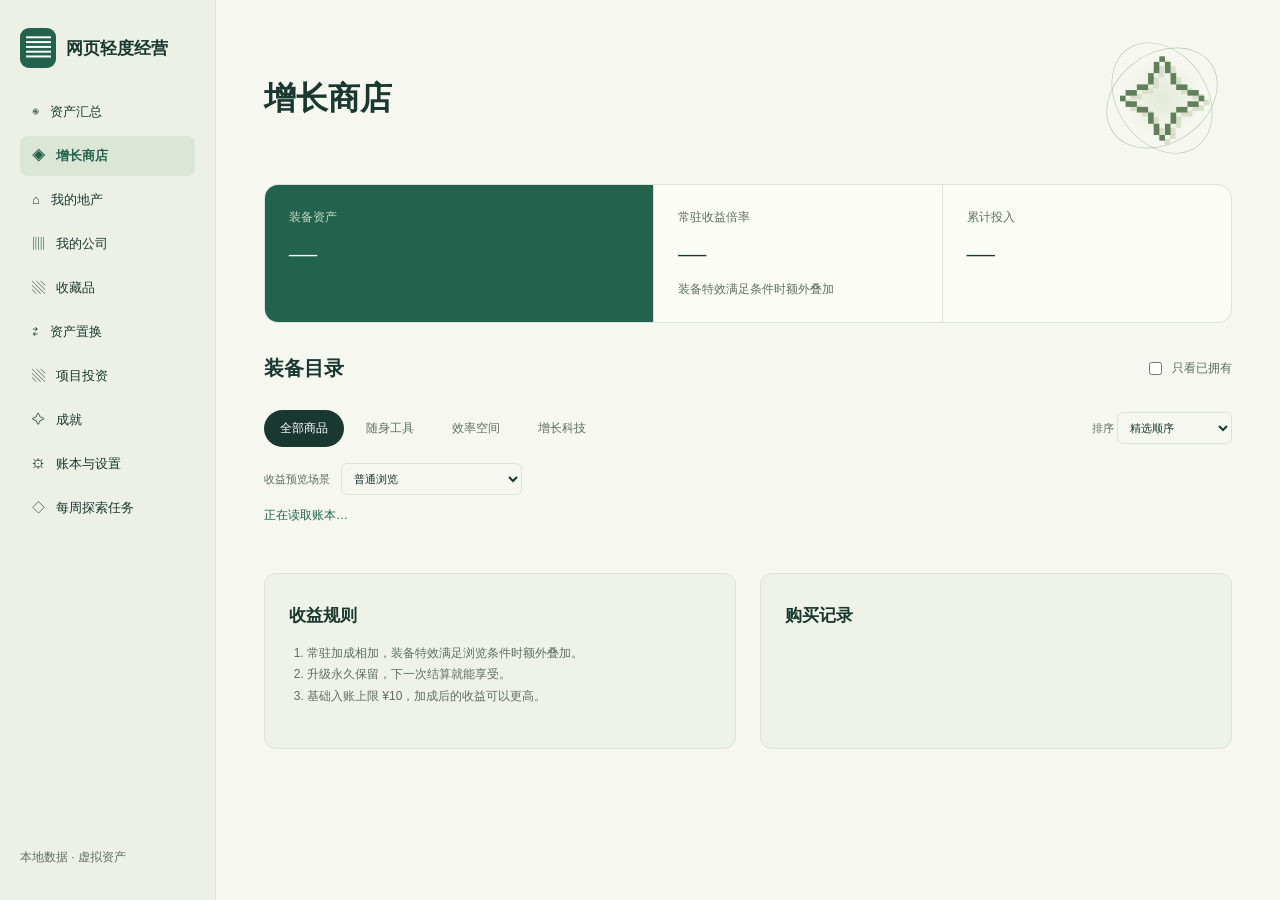
<file: extension/shop/index.html>
<!doctype html>
<html lang="zh-CN">
<head><meta charset="utf-8"><meta name="viewport" content="width=device-width,initial-scale=1"><title>增长商店 · 网页轻度经营</title><link rel="stylesheet" href="shop.css"><link rel="stylesheet" href="../shared/shell.css"></head>
<body>
<div class="layout">
  <aside class="sidebar"><a class="brand" href="../popup/index.html"><span class="brand-icon">▤</span><span>网页轻度经营</span></a><a class="nav" href="../overview/index.html">◉ &nbsp; 资产汇总</a><a class="nav active" href="../shop/index.html" aria-current="page">◈ &nbsp; 增长商店</a><a class="nav" href="../estate/index.html">⌂ &nbsp; 我的地产</a><a class="nav" href="../company/index.html">▥ &nbsp; 我的公司</a><a class="nav" href="../collection/index.html">▧ &nbsp; 收藏品</a><a class="nav" href="../exchange/index.html">⇄ &nbsp; 资产置换</a><a class="nav" href="../investments/index.html">▧ &nbsp; 项目投资</a><a class="nav" href="../achievements/index.html">✧ &nbsp; 成就</a><a class="nav" href="../options/index.html">⚙ &nbsp; 账本与设置</a><a class="nav" href="../weekly/index.html">◇ &nbsp; 每周探索任务</a><div class="sidebar-bottom">本地数据 · 虚拟资产</div></aside>
  <main>

    <section class="hero">
      <div><h1>增长商店</h1></div>
      <div class="hero-art" aria-hidden="true"><div class="orbit"></div><div class="orbit second"></div><span class="spark">✧</span></div>
    </section>
    <section class="stats shop-stats" aria-label="资产概况">
      <div class="wallet"><span>装备资产</span><strong id="balance">—</strong></div>
      <div><span>常驻收益倍率</span><strong id="multiplier">—</strong><small>装备特效满足条件时额外叠加</small></div>
      <div><span>累计投入</span><strong id="spent">—</strong></div>
    </section>


    <section class="catalog" aria-labelledby="catalogTitle">
      <div class="section-heading"><div><h2 id="catalogTitle">装备目录</h2></div><label class="owned-filter"><input type="checkbox" id="ownedOnly">只看已拥有</label></div>
      <div class="catalog-controls"><div id="categories" class="categories" aria-label="商品分类"></div><label class="sort-label">排序 <select id="sort"><option value="default">精选顺序</option><option value="price">价格从低到高</option><option value="efficiency">常驻加成性价比</option></select></label></div>
      <label class="scenario-label">收益预览场景 <select id="scenario"><option value="normal">普通浏览</option><option value="first_host">当日首次探索域名 · 停留15秒</option><option value="seen_path">当日重访路径 · 停留15秒</option><option value="new_path">当日新路径 · 停留15秒</option><option value="deep">深度阅读 · 停留60秒</option><option value="extended">沉浸阅读 · 停留120秒</option></select></label>
      <p id="status" class="status" role="status" aria-live="polite">正在读取账本…</p>
      <div id="products" class="products"></div>
      <p id="empty" class="empty" hidden>当前筛选下没有装备。</p>
    </section>
    <section class="bottom-grid">
      <div class="info-panel"><h2>收益规则</h2><ol><li>常驻加成相加，装备特效满足浏览条件时额外叠加。</li><li>升级永久保留，下一次结算就能享受。</li><li>基础入账上限 ¥10，加成后的收益可以更高。</li></ol></div>
      <div class="info-panel"><h2>购买记录</h2><ul id="purchases" class="purchases"></ul></div>
    </section>

  </main>
</div>
<script type="module" src="shop.js"></script>
<script type="module" src="../shared/shell.js"></script></body></html>
</file>
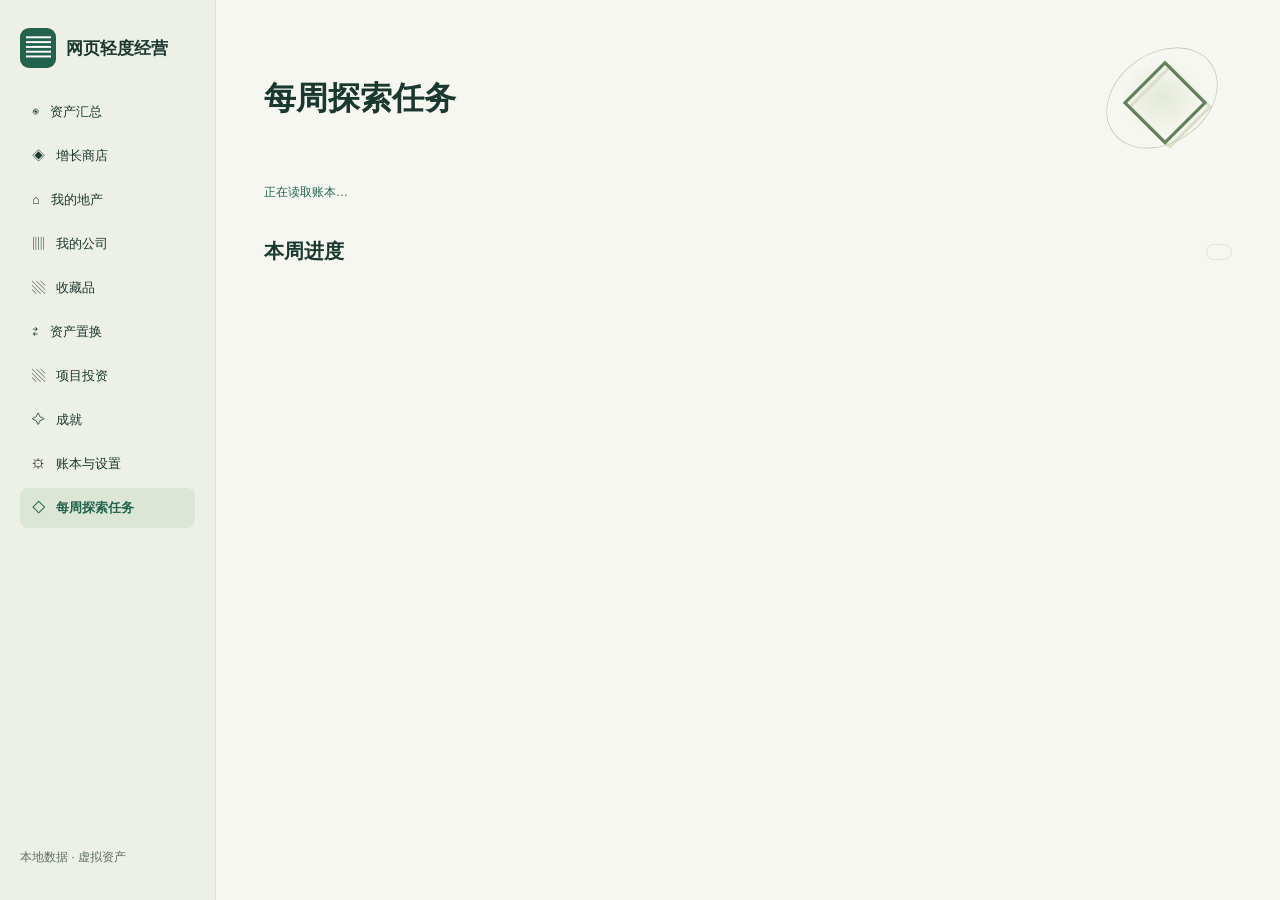
<file: extension/weekly/index.html>
<!doctype html>
<html lang="zh-CN"><head><meta charset="utf-8"><meta name="viewport" content="width=device-width,initial-scale=1"><title>每周探索任务 · 网页轻度经营</title><link rel="stylesheet" href="../shop/shop.css"><link rel="stylesheet" href="../overview/overview.css"><link rel="stylesheet" href="../shared/shell.css"></head><body><div class="layout"><aside class="sidebar"><a class="brand" href="../popup/index.html"><span class="brand-icon">▤</span><span>网页轻度经营</span></a><a class="nav" href="../overview/index.html">◉ &nbsp; 资产汇总</a><a class="nav" href="../shop/index.html">◈ &nbsp; 增长商店</a><a class="nav" href="../estate/index.html">⌂ &nbsp; 我的地产</a><a class="nav" href="../company/index.html">▥ &nbsp; 我的公司</a><a class="nav" href="../collection/index.html">▧ &nbsp; 收藏品</a><a class="nav" href="../exchange/index.html">⇄ &nbsp; 资产置换</a><a class="nav" href="../investments/index.html">▧ &nbsp; 项目投资</a><a class="nav" href="../achievements/index.html">✧ &nbsp; 成就</a><a class="nav" href="../options/index.html">⚙ &nbsp; 账本与设置</a><a class="nav active" href="../weekly/index.html" aria-current="page">◇ &nbsp; 每周探索任务</a><div class="sidebar-bottom">本地数据 · 虚拟资产</div></aside><main><section class="hero"><div><h1>每周探索任务</h1></div><div class="hero-art" aria-hidden="true"><div class="orbit"></div><span class="spark">◇</span></div></section><p id="status" class="status" role="status" aria-live="polite">正在读取账本…</p>    <section class="growth-section" aria-labelledby="weeklyTitle"><div class="section-heading"><div><h2 id="weeklyTitle">本周进度</h2></div><span id="weekLabel" class="local-tag"></span></div><div id="weeklyTasks" class="weekly-tasks"></div></section></main></div><script type="module" src="weekly.js"></script><script type="module" src="../shared/shell.js"></script></body></html>
</file>
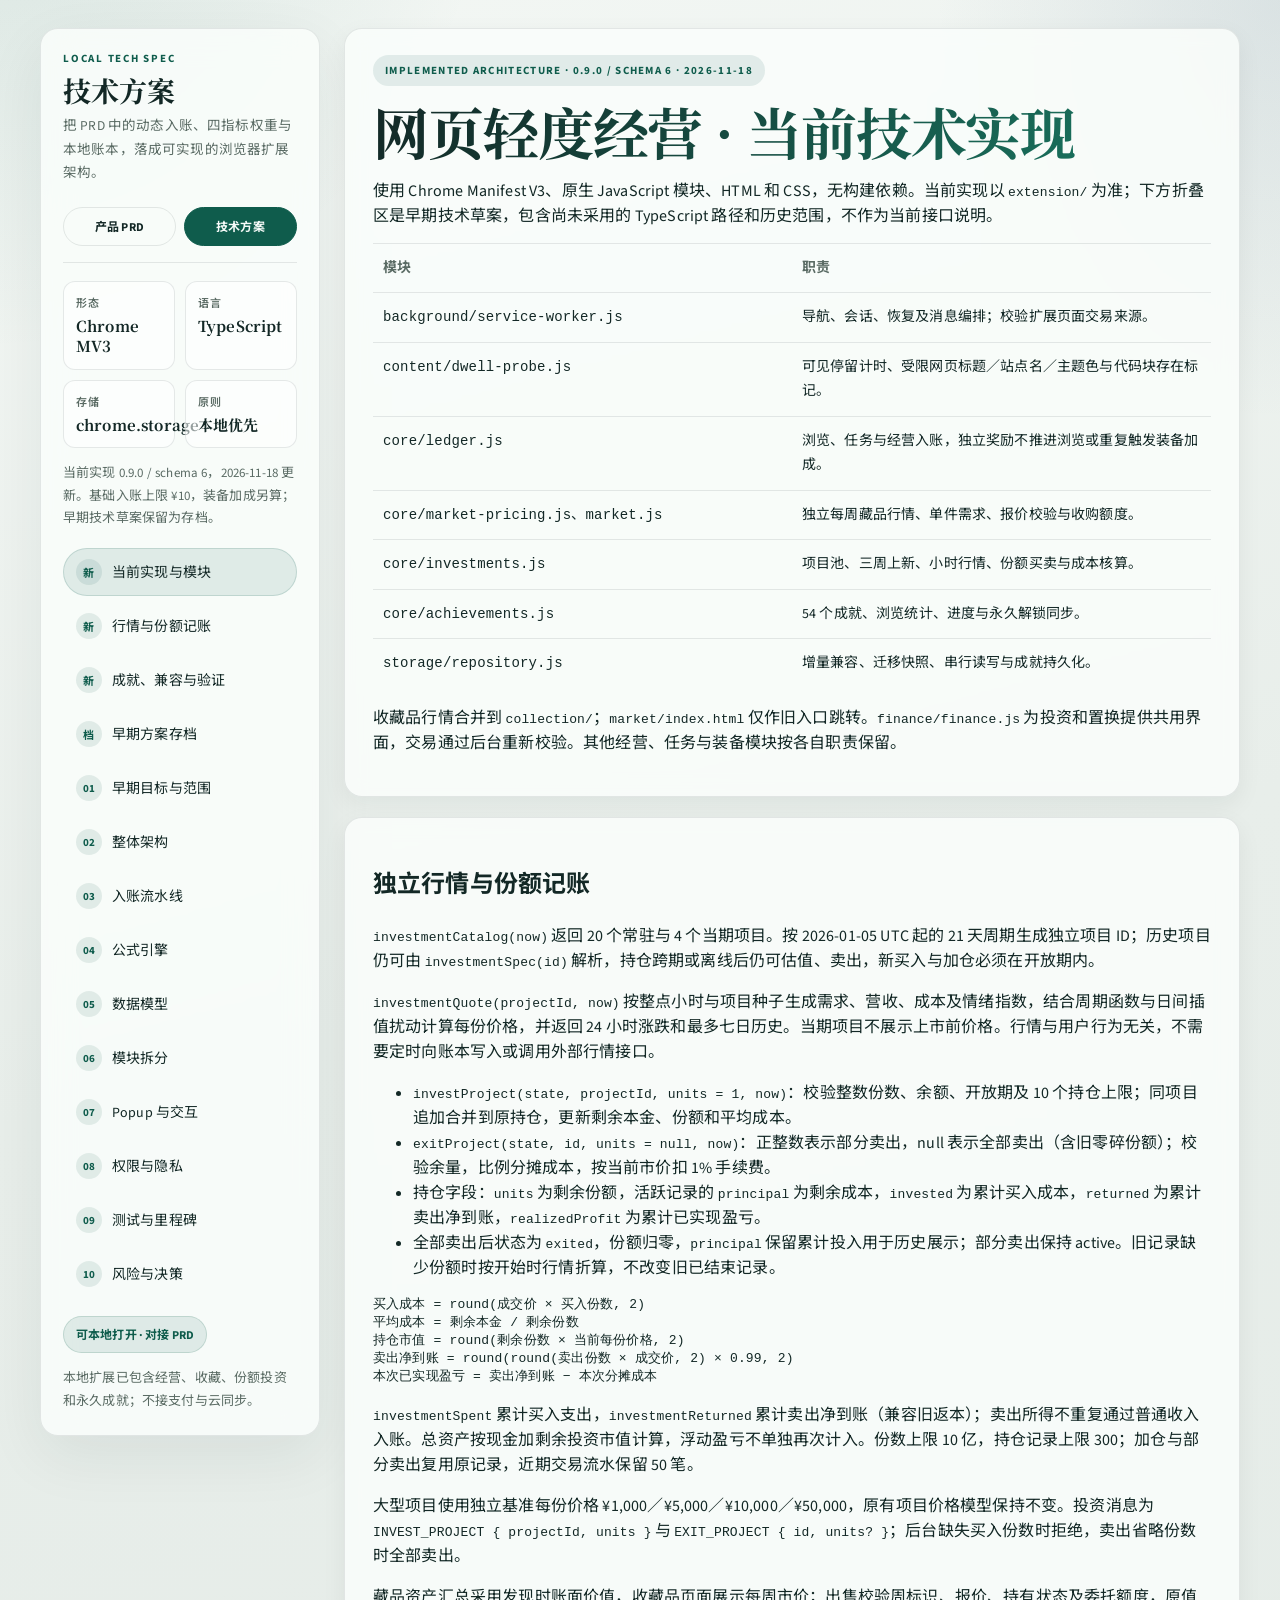
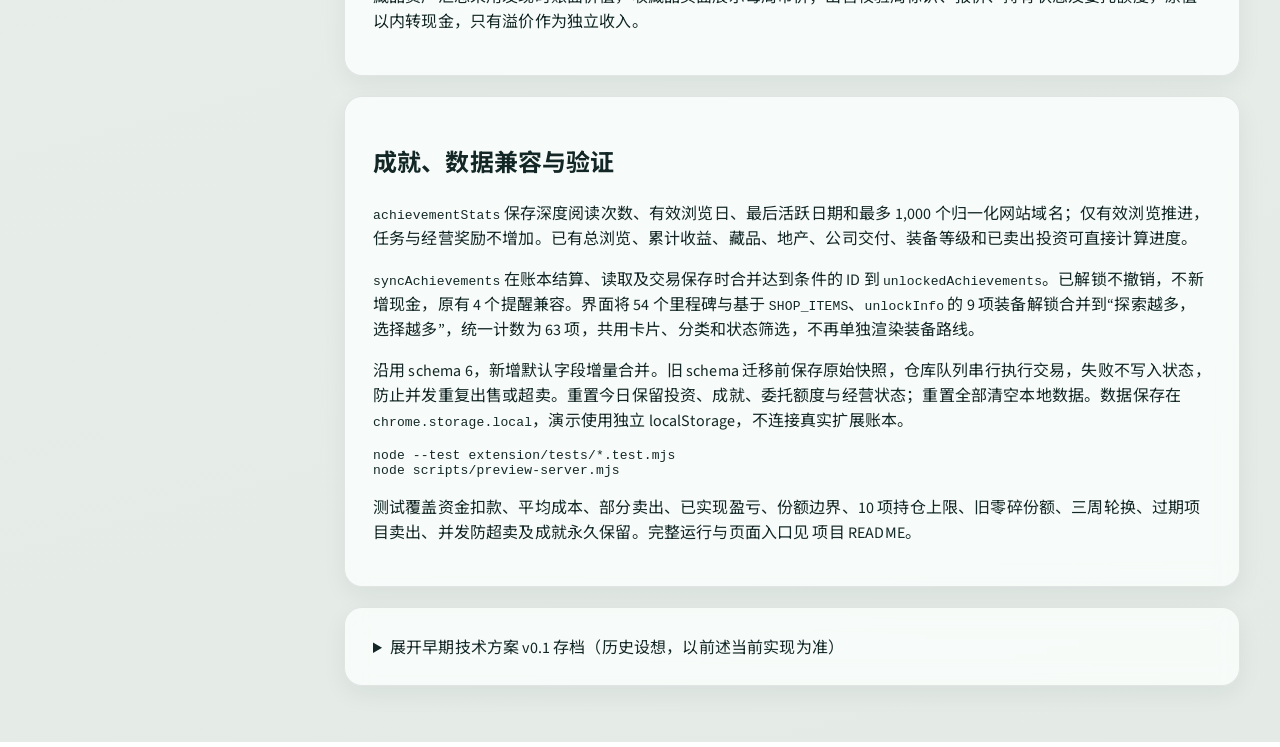
<file: internet-asset-meter-tech.html>
<!DOCTYPE html>
<html lang="zh-CN">
<head>
  <meta charset="UTF-8" />
  <meta name="viewport" content="width=device-width, initial-scale=1.0" />
  <meta name="color-scheme" content="light" />
  <meta name="theme-color" content="#e8eeea" />
  <title>网页轻度经营 · 技术方案</title>
  <link rel="preconnect" href="https://fonts.googleapis.com" />
  <link rel="preconnect" href="https://fonts.gstatic.com" crossorigin />
  <link href="https://fonts.googleapis.com/css2?family=Instrument+Serif:ital@0;1&family=Noto+Sans+SC:wght@400;500;700&family=Noto+Serif+SC:wght@500;700&family=Source+Sans+3:ital,wght@0,400;0,600;0,700;1,400&display=swap" rel="stylesheet" />
  <style>
    :root {
      --paper: rgba(250, 253, 251, 0.88);
      --ink: #132826;
      --muted: #5a6b64;
      --line: rgba(19, 40, 38, 0.1);
      --teal: #0f5c4c;
      --teal-soft: rgba(15, 92, 76, 0.1);
      --teal-mid: #1a7a64;
      --gold: #8a6a2f;
      --shadow: 0 20px 60px rgba(19, 40, 38, 0.07);
      --shadow-sm: 0 8px 24px rgba(19, 40, 38, 0.06);
      --radius: 18px;
      --radius-sm: 12px;
      --container: 1200px;
      --ease: cubic-bezier(0.22, 1, 0.36, 1);
      --font-display: "Noto Serif SC", "Instrument Serif", "Songti SC", serif;
      --font-body: "Source Sans 3", "Noto Sans SC", "PingFang SC", "Microsoft YaHei", sans-serif;
    }
    * { box-sizing: border-box; }
    html { scroll-behavior: smooth; }
    body {
      margin: 0;
      color: var(--ink);
      font-family: var(--font-body);
      letter-spacing: 0.01em;
      background:
        radial-gradient(ellipse 80% 50% at 0% -10%, rgba(15, 92, 76, 0.14), transparent 50%),
        radial-gradient(ellipse 60% 40% at 100% 0%, rgba(63, 98, 128, 0.12), transparent 45%),
        linear-gradient(165deg, #f3f7f4 0%, #e8eeea 42%, #e4ebe7 100%);
      min-height: 100vh;
      -webkit-font-smoothing: antialiased;
    }
    body::before {
      content: "";
      position: fixed;
      inset: 0;
      pointer-events: none;
      opacity: 0.4;
      background-image: radial-gradient(rgba(19, 40, 38, 0.035) 0.7px, transparent 0.7px);
      background-size: 18px 18px;
      mask-image: linear-gradient(180deg, rgba(0,0,0,0.55), rgba(0,0,0,0.12));
    }
    @keyframes rise {
      from { opacity: 0; transform: translateY(14px); }
      to { opacity: 1; transform: translateY(0); }
    }
    a { color: inherit; text-decoration: none; }
    .page {
      width: min(var(--container), calc(100vw - 40px));
      margin: 0 auto;
      padding: 28px 0 56px;
      position: relative;
      z-index: 1;
    }
    .shell {
      display: grid;
      grid-template-columns: 280px minmax(0, 1fr);
      gap: 24px;
      align-items: start;
    }
    .sidebar {
      position: sticky;
      top: 20px;
      border: 1px solid var(--line);
      border-radius: var(--radius);
      background: var(--paper);
      backdrop-filter: blur(16px) saturate(140%);
      box-shadow: var(--shadow);
      padding: 22px;
      animation: rise 0.7s var(--ease) both;
    }
    .brand {
      padding-bottom: 16px;
      border-bottom: 1px solid var(--line);
      display: grid;
      gap: 8px;
    }
    .brand-kicker {
      font-size: 11px;
      font-weight: 700;
      letter-spacing: 0.16em;
      text-transform: uppercase;
      color: var(--teal);
    }
    .brand-title {
      margin: 0;
      font-family: var(--font-display);
      font-size: 28px;
      font-weight: 700;
      line-height: 1.15;
    }
    .brand-sub {
      margin: 0;
      color: var(--muted);
      font-size: 13.5px;
      line-height: 1.75;
    }
    .doc-switch {
      display: grid;
      grid-template-columns: 1fr 1fr;
      gap: 8px;
      margin-top: 14px;
    }
    .doc-switch a {
      text-align: center;
      padding: 9px 10px;
      border-radius: 999px;
      font-size: 12px;
      font-weight: 700;
      border: 1px solid var(--line);
      transition: 200ms var(--ease);
    }
    .doc-switch a.is-active {
      background: var(--teal);
      color: #f7fbf9;
      border-color: var(--teal);
    }
    .doc-switch a:not(.is-active):hover {
      background: var(--teal-soft);
    }
    .sidebar-block { padding-top: 18px; }
    .fact-grid {
      display: grid;
      grid-template-columns: repeat(2, minmax(0, 1fr));
      gap: 10px;
    }
    .fact {
      border: 1px solid var(--line);
      border-radius: var(--radius-sm);
      background: rgba(255,255,255,0.55);
      padding: 12px;
    }
    .fact span {
      display: block;
      margin-bottom: 5px;
      color: var(--muted);
      font-size: 11px;
      letter-spacing: 0.06em;
      text-transform: uppercase;
      font-weight: 600;
    }
    .fact strong {
      display: block;
      font-family: var(--font-display);
      font-size: 15px;
      line-height: 1.35;
    }
    .sidebar-note, .footer-note {
      margin: 14px 0 0;
      color: var(--muted);
      font-size: 13px;
      line-height: 1.75;
    }
    .toc { display: grid; gap: 6px; }
    .toc a {
      display: flex;
      align-items: center;
      gap: 10px;
      padding: 10px 12px;
      border-radius: 999px;
      border: 1px solid transparent;
      transition: 200ms var(--ease);
      font-size: 14px;
    }
    .toc a:hover,
    .toc a:focus-visible,
    .toc a[aria-current="true"] {
      background: var(--teal-soft);
      border-color: rgba(15, 92, 76, 0.16);
      outline: none;
    }
    .toc-num {
      width: 26px;
      height: 26px;
      border-radius: 999px;
      display: inline-flex;
      align-items: center;
      justify-content: center;
      flex: none;
      background: rgba(15, 92, 76, 0.1);
      color: var(--teal);
      font-size: 11px;
      font-weight: 700;
    }
    .pill-note {
      display: inline-flex;
      align-items: center;
      padding: 8px 12px;
      border-radius: 999px;
      background: var(--teal-soft);
      border: 1px solid rgba(15, 92, 76, 0.16);
      color: var(--teal);
      font-size: 12px;
      font-weight: 700;
    }
    .main { min-width: 0; display: grid; gap: 20px; }
    .main > * { animation: rise 0.75s var(--ease) both; }
    .hero {
      position: relative;
      overflow: hidden;
      border: 1px solid var(--line);
      border-radius: calc(var(--radius) + 4px);
      background:
        linear-gradient(145deg, rgba(250, 253, 251, 0.95), rgba(236, 244, 240, 0.82)),
        linear-gradient(160deg, rgba(15, 92, 76, 0.08), rgba(63, 98, 128, 0.05));
      box-shadow: var(--shadow);
      padding: 32px;
    }
    .eyebrow {
      display: inline-flex;
      padding: 8px 12px;
      border-radius: 999px;
      background: var(--teal-soft);
      color: var(--teal);
      font-size: 11px;
      font-weight: 700;
      letter-spacing: 0.12em;
      text-transform: uppercase;
    }
    h1 {
      margin: 16px 0 14px;
      font-family: var(--font-display);
      font-size: clamp(36px, 4.5vw, 56px);
      font-weight: 700;
      line-height: 1.05;
      letter-spacing: -0.02em;
      background: linear-gradient(120deg, var(--ink) 0%, var(--teal-mid) 100%);
      -webkit-background-clip: text;
      background-clip: text;
      color: transparent;
    }
    .hero p {
      margin: 0;
      max-width: 68ch;
      color: var(--muted);
      font-size: 16.5px;
      line-height: 1.85;
    }
    .tag-row { display: flex; flex-wrap: wrap; gap: 8px; margin-top: 20px; }
    .tag {
      display: inline-flex;
      align-items: center;
      gap: 8px;
      padding: 9px 13px;
      border-radius: 999px;
      border: 1px solid var(--line);
      background: rgba(255,255,255,0.72);
      font-size: 13px;
    }
    .tag strong { color: var(--teal); }
    .section {
      border: 1px solid var(--line);
      border-radius: var(--radius);
      background: var(--paper);
      box-shadow: var(--shadow-sm);
      padding: 26px 28px;
      backdrop-filter: blur(10px);
    }
    .section-head {
      display: flex;
      flex-wrap: wrap;
      align-items: baseline;
      gap: 10px 14px;
      padding-bottom: 16px;
      margin-bottom: 20px;
      border-bottom: 1px solid var(--line);
    }
    .section-head .num {
      color: var(--teal);
      font-weight: 700;
      font-size: 11px;
      letter-spacing: 0.16em;
      text-transform: uppercase;
    }
    .section-head h2 {
      margin: 0;
      font-family: var(--font-display);
      font-size: 26px;
      font-weight: 700;
      line-height: 1.2;
    }
    .section-head p {
      margin: 0;
      color: var(--muted);
      font-size: 14px;
      line-height: 1.65;
      width: 100%;
    }
    .grid-2 {
      display: grid;
      grid-template-columns: repeat(2, minmax(0, 1fr));
      gap: 20px;
    }
    .grid-3 {
      display: grid;
      grid-template-columns: repeat(3, minmax(0, 1fr));
      gap: 16px;
    }
    .content-block h3 {
      margin: 0 0 10px;
      font-family: var(--font-display);
      font-size: 18px;
      font-weight: 700;
    }
    .content-block p, .content-block li {
      margin: 0;
      color: var(--muted);
      line-height: 1.85;
    }
    .content-block ul { margin: 0; padding-left: 18px; color: var(--muted); }
    .content-block ul li + li { margin-top: 6px; }
    .callout {
      border-left: 3px solid var(--teal);
      padding: 18px 18px 18px 20px;
      background: linear-gradient(90deg, rgba(15, 92, 76, 0.08), transparent 85%);
      border-radius: 0 var(--radius-sm) var(--radius-sm) 0;
    }
    .callout strong {
      display: block;
      margin-bottom: 8px;
      font-family: var(--font-display);
      font-size: 16px;
    }
    .callout p { margin: 0; color: var(--muted); line-height: 1.8; }
    .mode {
      border: 1px solid var(--line);
      border-radius: var(--radius-sm);
      background: rgba(255,255,255,0.58);
      padding: 16px;
      display: grid;
      gap: 8px;
    }
    .mode strong {
      font-family: var(--font-display);
      font-size: 16px;
    }
    .mode p { margin: 0; color: var(--muted); line-height: 1.75; font-size: 14px; }
    .mode span {
      color: var(--teal);
      font-size: 11px;
      font-weight: 700;
      letter-spacing: 0.04em;
    }
    table {
      width: 100%;
      border-collapse: collapse;
      font-size: 14px;
      line-height: 1.75;
    }
    th, td {
      border-top: 1px solid var(--line);
      padding: 12px 10px;
      text-align: left;
      vertical-align: top;
    }
    th { width: 24%; color: var(--muted); font-weight: 700; white-space: nowrap; }
    .code-block {
      margin: 0;
      padding: 16px 18px;
      border-radius: var(--radius-sm);
      border: 1px solid var(--line);
      background: rgba(19, 40, 38, 0.04);
      overflow-x: auto;
      font-family: ui-monospace, "SF Mono", Consolas, monospace;
      font-size: 12.5px;
      line-height: 1.7;
      color: var(--ink);
      white-space: pre;
    }
    .flow {
      display: grid;
      gap: 10px;
    }
    .flow-step {
      display: grid;
      grid-template-columns: 56px 1fr;
      gap: 12px;
      align-items: start;
      padding: 12px 0;
      border-top: 1px solid var(--line);
    }
    .flow-step:first-child { border-top: 0; padding-top: 0; }
    .flow-step .n {
      width: 40px;
      height: 40px;
      border-radius: 999px;
      display: inline-flex;
      align-items: center;
      justify-content: center;
      background: var(--teal-soft);
      color: var(--teal);
      font-weight: 700;
      font-family: var(--font-display);
    }
    .flow-step h3 {
      margin: 0 0 4px;
      font-family: var(--font-display);
      font-size: 16px;
    }
    .flow-step p { margin: 0; color: var(--muted); line-height: 1.75; font-size: 14px; }
    .tree {
      margin: 0;
      padding: 16px 18px;
      border-radius: var(--radius-sm);
      border: 1px solid var(--line);
      background: rgba(255,255,255,0.55);
      font-family: ui-monospace, "SF Mono", Consolas, monospace;
      font-size: 12.5px;
      line-height: 1.7;
      color: var(--ink);
      white-space: pre;
      overflow-x: auto;
    }
    .footer {
      padding: 12px 4px 0;
      color: var(--muted);
      font-size: 13px;
      line-height: 1.7;
    }
    .accent-line {
      height: 1px;
      margin: 14px 0 0;
      background: linear-gradient(90deg, rgba(15, 92, 76, 0.45), rgba(63, 98, 128, 0.18), transparent);
    }
    @media (max-width: 1080px) {
      .shell { display: flex; flex-direction: column; }
      .main { order: 1; }
      .sidebar { order: 2; position: static; }
      .grid-2, .grid-3 { grid-template-columns: 1fr; }
    }
    @media (max-width: 700px) {
      .page { width: min(var(--container), calc(100vw - 20px)); padding: 12px 0 28px; }
      .hero, .section, .sidebar { padding: 18px; }
      .section-head h2 { font-size: 22px; }
    }
    @media (prefers-reduced-motion: reduce) {
      *, *::before, *::after { animation: none !important; transition: none !important; }
    }
  </style>
</head>
<body>
  <div class="page">
    <div class="shell">
      <aside class="sidebar">
        <div class="brand">
          <div class="brand-kicker">Local Tech Spec</div>
          <h2 class="brand-title">技术方案</h2>
          <p class="brand-sub">把 PRD 中的动态入账、四指标权重与本地账本，落成可实现的浏览器扩展架构。</p>
          <div class="doc-switch" aria-label="文档切换">
            <a href="internet-odometer-prd.html">产品 PRD</a>
            <a class="is-active" href="internet-asset-meter-tech.html">技术方案</a>
          </div>
        </div>

        <div class="sidebar-block">
          <div class="fact-grid">
            <div class="fact"><span>形态</span><strong>Chrome MV3</strong></div>
            <div class="fact"><span>语言</span><strong>TypeScript</strong></div>
            <div class="fact"><span>存储</span><strong>chrome.storage</strong></div>
            <div class="fact"><span>原则</span><strong>本地优先</strong></div>
          </div>
          <p class="sidebar-note">当前实现 0.9.0 / schema 6，2026-11-18 更新。基础入账上限 ¥10，装备加成另算；早期技术草案保留为存档。</p>
        </div>

        <div class="sidebar-block">
          <nav class="toc" aria-label="目录">
            <a href="#current-runtime" aria-current="true"><span class="toc-num">新</span>当前实现与模块</a>
            <a href="#current-trading"><span class="toc-num">新</span>行情与份额记账</a>
            <a href="#current-persistence"><span class="toc-num">新</span>成就、兼容与验证</a>
            <a href="#historical-design"><span class="toc-num">档</span>早期方案存档</a>
            <a href="#overview"><span class="toc-num">01</span>早期目标与范围</a>
            <a href="#arch"><span class="toc-num">02</span>整体架构</a>
            <a href="#pipeline"><span class="toc-num">03</span>入账流水线</a>
            <a href="#formula"><span class="toc-num">04</span>公式引擎</a>
            <a href="#data"><span class="toc-num">05</span>数据模型</a>
            <a href="#modules"><span class="toc-num">06</span>模块拆分</a>
            <a href="#ui"><span class="toc-num">07</span>Popup 与交互</a>
            <a href="#privacy"><span class="toc-num">08</span>权限与隐私</a>
            <a href="#test"><span class="toc-num">09</span>测试与里程碑</a>
            <a href="#risks"><span class="toc-num">10</span>风险与决策</a>
          </nav>
        </div>

        <div class="sidebar-block">
          <div class="pill-note">可本地打开 · 对接 PRD</div>
          <p class="footer-note">本地扩展已包含经营、收藏、份额投资和永久成就；不接支付与云同步。</p>
        </div>
      </aside>

      <main class="main">
        <section id="current-runtime" class="section">
          <div class="eyebrow">Implemented Architecture · 0.9.0 / schema 6 · 2026-11-18</div>
          <h1>网页轻度经营 · 当前技术实现</h1>
          <p>使用 Chrome Manifest V3、原生 JavaScript 模块、HTML 和 CSS，无构建依赖。当前实现以 <code>extension/</code> 为准；下方折叠区是早期技术草案，包含尚未采用的 TypeScript 路径和历史范围，不作为当前接口说明。</p>
          <table><thead><tr><th>模块</th><th>职责</th></tr></thead><tbody>
            <tr><td><code>background/service-worker.js</code></td><td>导航、会话、恢复及消息编排；校验扩展页面交易来源。</td></tr>
            <tr><td><code>content/dwell-probe.js</code></td><td>可见停留计时、受限网页标题／站点名／主题色与代码块存在标记。</td></tr>
            <tr><td><code>core/ledger.js</code></td><td>浏览、任务与经营入账，独立奖励不推进浏览或重复触发装备加成。</td></tr>
            <tr><td><code>core/market-pricing.js</code>、<code>market.js</code></td><td>独立每周藏品行情、单件需求、报价校验与收购额度。</td></tr>
            <tr><td><code>core/investments.js</code></td><td>项目池、三周上新、小时行情、份额买卖与成本核算。</td></tr>
            <tr><td><code>core/achievements.js</code></td><td>54 个成就、浏览统计、进度与永久解锁同步。</td></tr>
            <tr><td><code>storage/repository.js</code></td><td>增量兼容、迁移快照、串行读写与成就持久化。</td></tr>
          </tbody></table>
          <p>收藏品行情合并到 <code>collection/</code>；<code>market/index.html</code> 仅作旧入口跳转。<code>finance/finance.js</code> 为投资和置换提供共用界面，交易通过后台重新校验。其他经营、任务与装备模块按各自职责保留。</p>
        </section>
        <section id="current-trading" class="section">
          <h2>独立行情与份额记账</h2>
          <p><code>investmentCatalog(now)</code> 返回 20 个常驻与 4 个当期项目。按 2026-01-05 UTC 起的 21 天周期生成独立项目 ID；历史项目仍可由 <code>investmentSpec(id)</code> 解析，持仓跨期或离线后仍可估值、卖出，新买入与加仓必须在开放期内。</p>
          <p><code>investmentQuote(projectId, now)</code> 按整点小时与项目种子生成需求、营收、成本及情绪指数，结合周期函数与日间插值扰动计算每份价格，并返回 24 小时涨跌和最多七日历史。当期项目不展示上市前价格。行情与用户行为无关，不需要定时向账本写入或调用外部行情接口。</p>
          <ul>
            <li><code>investProject(state, projectId, units = 1, now)</code>：校验整数份数、余额、开放期及 10 个持仓上限；同项目追加合并到原持仓，更新剩余本金、份额和平均成本。</li>
            <li><code>exitProject(state, id, units = null, now)</code>：正整数表示部分卖出，null 表示全部卖出（含旧零碎份额）；校验余量，比例分摊成本，按当前市价扣 1% 手续费。</li>
            <li>持仓字段：<code>units</code> 为剩余份额，活跃记录的 <code>principal</code> 为剩余成本，<code>invested</code> 为累计买入成本，<code>returned</code> 为累计卖出净到账，<code>realizedProfit</code> 为累计已实现盈亏。</li>
            <li>全部卖出后状态为 <code>exited</code>，份额归零，<code>principal</code> 保留累计投入用于历史展示；部分卖出保持 active。旧记录缺少份额时按开始时行情折算，不改变旧已结束记录。</li>
          </ul>
          <pre>买入成本 = round(成交价 × 买入份数, 2)
平均成本 = 剩余本金 / 剩余份数
持仓市值 = round(剩余份数 × 当前每份价格, 2)
卖出净到账 = round(round(卖出份数 × 成交价, 2) × 0.99, 2)
本次已实现盈亏 = 卖出净到账 − 本次分摊成本</pre>
          <p><code>investmentSpent</code> 累计买入支出，<code>investmentReturned</code> 累计卖出净到账（兼容旧返本）；卖出所得不重复通过普通收入入账。总资产按现金加剩余投资市值计算，浮动盈亏不单独再次计入。份数上限 10 亿，持仓记录上限 300；加仓与部分卖出复用原记录，近期交易流水保留 50 笔。</p>
          <p>大型项目使用独立基准每份价格 ¥1,000／¥5,000／¥10,000／¥50,000，原有项目价格模型保持不变。投资消息为 <code>INVEST_PROJECT { projectId, units }</code> 与 <code>EXIT_PROJECT { id, units? }</code>；后台缺失买入份数时拒绝，卖出省略份数时全部卖出。</p>
          <p>藏品资产汇总采用发现时账面价值，收藏品页面展示每周市价；出售校验周标识、报价、持有状态及委托额度，原值以内转现金，只有溢价作为独立收入。</p>
        </section>
        <section id="current-persistence" class="section">
          <h2>成就、数据兼容与验证</h2>
          <p><code>achievementStats</code> 保存深度阅读次数、有效浏览日、最后活跃日期和最多 1,000 个归一化网站域名；仅有效浏览推进，任务与经营奖励不增加。已有总浏览、累计收益、藏品、地产、公司交付、装备等级和已卖出投资可直接计算进度。</p>
          <p><code>syncAchievements</code> 在账本结算、读取及交易保存时合并达到条件的 ID 到 <code>unlockedAchievements</code>。已解锁不撤销，不新增现金，原有 4 个提醒兼容。界面将 54 个里程碑与基于 <code>SHOP_ITEMS</code>、<code>unlockInfo</code> 的 9 项装备解锁合并到“探索越多，选择越多”，统一计数为 63 项，共用卡片、分类和状态筛选，不再单独渲染装备路线。</p>
          <p>沿用 schema 6，新增默认字段增量合并。旧 schema 迁移前保存原始快照，仓库队列串行执行交易，失败不写入状态，防止并发重复出售或超卖。重置今日保留投资、成就、委托额度与经营状态；重置全部清空本地数据。数据保存在 <code>chrome.storage.local</code>，演示使用独立 localStorage，不连接真实扩展账本。</p>
          <pre>node --test extension/tests/*.test.mjs
node scripts/preview-server.mjs</pre>
          <p>测试覆盖资金扣款、平均成本、部分卖出、已实现盈亏、份额边界、10 项持仓上限、旧零碎份额、三周轮换、过期项目卖出、并发防超卖及成就永久保留。完整运行与页面入口见 <a href="README.md">项目 README</a>。</p>
        </section>
        <details class="section" id="historical-design">
          <summary>展开早期技术方案 v0.1 存档（历史设想，以前述当前实现为准）</summary>
        <section class="hero">
          <div class="eyebrow">Technical Design · v0.1</div>
          <h1>网页轻度经营<br />本地实现方案</h1>
          <p>
            以 Chrome Manifest V3 扩展为载体：在 Service Worker 中编排导航事件，在内容侧与性能 API 采集四项指标，
            用纯函数公式引擎结算单笔 ≤ ¥10 的入账，全部写入本地 storage，Popup 以账本摘要呈现。
          </p>
          <div class="tag-row">
            <span class="tag"><strong>运行时</strong> MV3 Service Worker</span>
            <span class="tag"><strong>UI</strong> Popup + Options</span>
            <span class="tag"><strong>公式</strong> 纯函数可单测</span>
            <span class="tag"><strong>边界</strong> 无服务端</span>
          </div>
        </section>

        <section id="overview" class="section">
          <div class="section-head">
            <div class="num">01</div>
            <h2>目标与范围</h2>
            <p>技术方案必须可直接对照 PRD 验收，而不是另起一套叙事。</p>
          </div>
          <div class="grid-2">
            <div class="content-block">
              <h3>做</h3>
              <ul>
                <li>有效网页识别、URL 规范化、短时去重</li>
                <li>四指标采样：停留、加载、新鲜度、页面类型</li>
                <li>权重公式结算 + ±8% Noise，clamp 到 0.30～10.00</li>
                <li>今日/累计资产、最近 N 笔流水、成就阈值提示</li>
                <li>本地重置、目标模板（储蓄 / 克制 / 行动）</li>
              </ul>
            </div>
            <div class="content-block">
              <h3>不做（MVP）</h3>
              <ul>
                <li>真实支付、提现、银行对接</li>
                <li>跨设备同步、账号体系</li>
                <li>用户自定义权重（配置项预留，UI 隐藏）</li>
                <li>页面正文/DOM 内容分析、截图 OCR</li>
                <li>排行榜与社交分享</li>
              </ul>
            </div>
          </div>
        </section>

        <section id="arch" class="section">
          <div class="section-head">
            <div class="num">02</div>
            <h2>整体架构</h2>
            <p>三层：采集层 → 结算层 → 展示层；核心状态只存在 chrome.storage.local。</p>
          </div>
          <div class="grid-3" style="margin-bottom: 18px;">
            <article class="mode">
              <span>采集层</span>
              <strong>Visit Probe</strong>
              <p>webNavigation + tabs + PerformanceTiming / Navigation Timing；判断是否可计入。</p>
            </article>
            <article class="mode">
              <span>结算层</span>
              <strong>Ledger Engine</strong>
              <p>公式纯函数 + 去重 + 新鲜度缓存 + 成就阈值检测；写流水与汇总。</p>
            </article>
            <article class="mode">
              <span>展示层</span>
              <strong>Popup / Options</strong>
              <p>账本摘要、最近一笔可解释原因、目标与重置；低打扰、无复杂表格。</p>
            </article>
          </div>
          <pre class="tree">extension/
├── manifest.json                 # MV3
├── src/
│   ├── background/
│   │   ├── service-worker.ts     # 事件编排入口
│   │   ├── navigation-guard.ts   # 计入/排除/去重
│   │   └── session-tracker.ts    # 标签会话与结算触发
│   ├── content/
│   │   └── dwell-probe.ts        # 可见性与停留心跳（可选）
│   ├── core/
│   │   ├── formula.ts            # Score / deposit 纯函数
│   │   ├── metrics.ts            # 四指标归一化
│   │   ├── url.ts                # 规范化 / eTLD+1 / 类型启发
│   │   ├── ledger.ts             # 入账、日切、成就
│   │   └── types.ts
│   ├── storage/
│   │   └── repository.ts         # chrome.storage.local 封装
│   ├── popup/
│   │   ├── index.html
│   │   ├── popup.ts
│   │   └── popup.css
│   └── options/
│       └── ...
└── tests/
    ├── formula.test.ts
    ├── url.test.ts
    └── ledger.test.ts</pre>
        </section>

        <section id="pipeline" class="section">
          <div class="section-head">
            <div class="num">03</div>
            <h2>入账流水线</h2>
            <p>一次有效打开从导航到落账的完整路径。</p>
          </div>
          <div class="flow">
            <div class="flow-step">
              <div class="n">1</div>
              <div>
                <h3>导航完成</h3>
                <p><code>webNavigation.onCompleted</code> 或 <code>tabs.onUpdated</code>（status=complete）。过滤 chrome://、edge://、about:、扩展页、devtools。</p>
              </div>
            </div>
            <div class="flow-step">
              <div class="n">2</div>
              <div>
                <h3>规范化与去重</h3>
                <p>去掉 hash、追踪参数（utm_* 等），得到 canonicalUrl。若与 recentVisits 中同 URL 间隔 &lt; dedupeWindow（建议 90s），则丢弃。</p>
              </div>
            </div>
            <div class="flow-step">
              <div class="n">3</div>
              <div>
                <h3>开启会话采样</h3>
                <p>记录 tabId、startAt、loadMs（Navigation Timing 或 fallback）。新鲜度查今日域名/路径访问表；类型分由 URL 启发算出。</p>
              </div>
            </div>
            <div class="flow-step">
              <div class="n">4</div>
              <div>
                <h3>结算触发</h3>
                <p>优先级：tab 关闭 / 导航离开 / 文档隐藏且累计可见停留达上限（建议 180s 封顶采样）/ 用户切到其他站点。取最终 dwellMs。</p>
              </div>
            </div>
            <div class="flow-step">
              <div class="n">5</div>
              <div>
                <h3>公式入账</h3>
                <p>metrics → Score → deposit；追加 ledger 条目；更新今日/累计；若跨越成就阈值，写入 pendingAchievement。</p>
              </div>
            </div>
            <div class="flow-step">
              <div class="n">6</div>
              <div>
                <h3>展示刷新</h3>
                <p>badge 可选显示今日入账整数部分；Popup 打开时读 storage 渲染摘要与「最近一笔原因」。</p>
              </div>
            </div>
          </div>
        </section>

        <section id="formula" class="section">
          <div class="section-head">
            <div class="num">04</div>
            <h2>公式引擎</h2>
            <p>必须是无副作用纯函数，便于单测与回归；Noise 注入点显式传入 RNG。</p>
          </div>
          <div class="grid-2" style="margin-bottom: 18px;">
            <div class="content-block">
              <h3>常量（对齐 PRD）</h3>
              <table>
                <tbody>
                  <tr><th>CAP</th><td>10.00</td></tr>
                  <tr><th>MIN</th><td>0.30</td></tr>
                  <tr><th>权重</th><td>dwell 0.45 · load 0.20 · fresh 0.20 · type 0.15</td></tr>
                  <tr><th>Noise</th><td>Uniform(−0.08, +0.08)</td></tr>
                  <tr><th>精度</th><td>两位小数，银行家舍入或 half-up 需固定一种</td></tr>
                </tbody>
              </table>
            </div>
            <div class="callout">
              <strong>接口约定</strong>
              <p>
                <code>computeDeposit(scores, noise) → { score, raw, deposit, reason }</code><br />
                reason 用于 Popup：「停留 28s · 加载正常 · 新域名」。随机只影响 deposit，不影响 reason 文案主因排序。
              </p>
            </div>
          </div>
          <pre class="code-block">// core/formula.ts（示意）
export function computeDeposit(s: Scores, noise: number): DepositResult {
  const score =
    0.45 * s.dwell + 0.20 * s.load + 0.20 * s.fresh + 0.15 * s.type;
  const raw = CAP * score * (1 + clamp(noise, -0.08, 0.08));
  const deposit = round2(clamp(raw, MIN, CAP));
  return { score, raw, deposit, reason: buildReason(s) };
}</pre>
          <div class="accent-line"></div>
          <div class="grid-2" style="margin-top: 18px;">
            <div class="content-block">
              <h3>归一化实现要点</h3>
              <ul>
                <li>dwell：分段线性插值，与 PRD 阈值一致（3 / 15 / 60s）</li>
                <li>load：&lt;200ms 降权；200ms–2.5s 甜点；&gt;8s 低分</li>
                <li>fresh：今日 eTLD+1 首次 / 同域新路径 / 旧路径三档</li>
                <li>type：正则启发（/search、/list、query 页降权）；默认 0.60</li>
              </ul>
            </div>
            <div class="content-block">
              <h3>停留计量</h3>
              <ul>
                <li>优先用 Page Visibility：仅累计 visible 时间</li>
                <li>后台标签不继续涨停留，避免虚高入账</li>
                <li>休眠唤醒后用 timestamp 差做上限裁剪</li>
                <li>content script 心跳可选；无权限页则仅用 tab 事件估算</li>
              </ul>
            </div>
          </div>
        </section>

        <section id="data" class="section">
          <div class="section-head">
            <div class="num">05</div>
            <h2>数据模型</h2>
            <p>全部落在 chrome.storage.local；键少、可重置、可导出（后续）。</p>
          </div>
          <pre class="code-block">type LedgerEntry = {
  id: string;              // uuid
  ts: number;              // 结算时间
  url: string;             // canonical，可只存 host+path
  host: string;
  amount: number;          // 0.30–10.00
  score: number;
  metrics: {
    dwellMs: number; loadMs: number;
    dwell: number; load: number; fresh: number; type: number;
  };
  reason: string;          // 展示用短句
};

type AppState = {
  schemaVersion: 1;
  dayKey: string;          // YYYY-MM-DD 本地时区
  todayVisits: number;
  todayAsset: number;
  totalVisits: number;
  totalAsset: number;
  recentEntries: LedgerEntry[];   // 最多 50
  recentVisitMap: Record&lt;string, number&gt;; // url → lastTs，去重
  hostDayMap: Record&lt;string, true&gt;;       // 今日新鲜度
  pathDayMap: Record&lt;string, true&gt;;
  goalProfile: {
    mode: "save" | "restraint" | "action";
    label: string;
    nextThreshold: number;
  };
  unlockedAchievements: string[];
  pendingAchievement: null | { id: string; title: string; hint: string };
};</pre>
          <p class="footer-note">日切：Popup / SW 启动时比较 dayKey；跨日则归档今日计数归零，累计保留，清空 hostDayMap / pathDayMap。</p>
        </section>

        <section id="modules" class="section">
          <div class="section-head">
            <div class="num">06</div>
            <h2>模块拆分与职责</h2>
            <p>每个模块单一职责，避免 SW 文件膨胀成上帝对象。</p>
          </div>
          <table>
            <tbody>
              <tr>
                <th>navigation-guard</th>
                <td>协议白名单、内部页排除、URL 规范化、去重窗判断。</td>
              </tr>
              <tr>
                <th>session-tracker</th>
                <td>按 tabId 维护进行中会话；处理激活、隐藏、关闭、跳转结算。</td>
              </tr>
              <tr>
                <th>metrics / formula</th>
                <td>归一化与入账金额；禁止读写 storage。</td>
              </tr>
              <tr>
                <th>ledger</th>
                <td>追加流水、更新汇总、成就阈值（300 / 1000 / 3000 / 10000）。</td>
              </tr>
              <tr>
                <th>repository</th>
                <td>读写 AppState、迁移 schemaVersion、reset 全量或仅今日。</td>
              </tr>
              <tr>
                <th>dwell-probe</th>
                <td>可选 content script：visibilitychange + 心跳 postMessage 到 SW。</td>
              </tr>
            </tbody>
          </table>
        </section>

        <section id="ui" class="section">
          <div class="section-head">
            <div class="num">07</div>
            <h2>Popup 与交互</h2>
            <p>信息层级严格按 PRD：总额 → 最近一笔原因 → 下一成就。</p>
          </div>
          <div class="grid-2">
            <div class="content-block">
              <h3>Popup 结构</h3>
              <ul>
                <li>头部品牌：网页轻度经营</li>
                <li>今日打开数 + 今日入账（大数字）</li>
                <li>累计资产 + 距下一成就差额</li>
                <li>最近一笔：+¥x.xx 与 reason</li>
                <li>若有 pendingAchievement：现实动作卡片 + 一键清除/稍后</li>
                <li>底部：目标模式切换入口、重置</li>
              </ul>
            </div>
            <div class="content-block">
              <h3>Options（轻量）</h3>
              <ul>
                <li>目标模式：储蓄 / 消费克制 / 行动</li>
                <li>自定义目标文案</li>
                <li>重置今日 / 重置全部（二次确认）</li>
                <li>隐私说明：本地、无上传、无正文分析</li>
                <li>预留：权重高级设置（默认隐藏）</li>
              </ul>
            </div>
          </div>
          <div class="callout" style="margin-top: 16px;">
            <strong>视觉方向</strong>
            <p>与文档站一致：雾绿纸感、衬线标题、账本数字。Popup 宽度约 320–360px，动效用短促的金额淡入，不做花哨粒子。</p>
          </div>
        </section>

        <section id="privacy" class="section">
          <div class="section-head">
            <div class="num">08</div>
            <h2>权限与隐私</h2>
            <p>权限最小化；能不用 host_permissions 全站注入就不用。</p>
          </div>
          <div class="grid-2">
            <div>
              <table>
                <tbody>
                  <tr><th>storage</th><td>读写本地账本</td></tr>
                  <tr><th>tabs</th><td>读取 tab URL/title 状态，结算与排除</td></tr>
                  <tr><th>webNavigation</th><td>可靠捕获导航完成（优先）</td></tr>
                  <tr><th>alarms</th><td>可选：日切与会话超时兜底</td></tr>
                  <tr><th>scripting / host</th><td>仅当需要 dwell-probe 时按需注入，MVP 可先不做</td></tr>
                </tbody>
              </table>
            </div>
            <div class="callout">
              <strong>隐私红线</strong>
              <p>
                1. 不上传 URL 与流水。<br />
                2. 不读页面正文、不注入广告 SDK。<br />
                3. recentEntries 可只保留 host+path，去掉 query。<br />
                4. 提供一键清空所有本地数据。
              </p>
            </div>
          </div>
        </section>

        <section id="test" class="section">
          <div class="section-head">
            <div class="num">09</div>
            <h2>测试与里程碑</h2>
            <p>公式与 URL 规则必须有单元测试；导航链路用手动清单 + 少量集成。</p>
          </div>
          <div class="grid-3" style="margin-bottom: 18px;">
            <article class="mode">
              <span>M1 · 3–5 天</span>
              <strong>骨架可跑</strong>
              <p>manifest、SW、计入/排除、固定金额 stub、Popup 读数。</p>
            </article>
            <article class="mode">
              <span>M2 · 5–7 天</span>
              <strong>动态入账</strong>
              <p>四指标 + 公式 + 去重/新鲜度 + 流水与日切。</p>
            </article>
            <article class="mode">
              <span>M3 · 3–4 天</span>
              <strong>成就与打磨</strong>
              <p>现实成就提示、Options、重置、样式、测试覆盖公式边界。</p>
            </article>
          </div>
          <div class="content-block">
            <h3>必测用例</h3>
            <ul>
              <li>画像 A（PRD 示例）Score ≈ 0.836，无噪声时 deposit ≈ 8.36</li>
              <li>停留 2s 秒开列表页 → 落在约 1～2 元区间</li>
              <li>同 URL 60s 内重复打开 → 不入账</li>
              <li>chrome:// 与扩展页 → 永不入账</li>
              <li>跨日 dayKey 变更 → 今日归零、累计保留</li>
              <li>累计跨过 300 / 1000 阈值 → pendingAchievement 正确</li>
            </ul>
          </div>
        </section>

        <section id="risks" class="section">
          <div class="section-head">
            <div class="num">10</div>
            <h2>风险与技术决策</h2>
            <p>先钉死默认策略，避免实现期摇摆。</p>
          </div>
          <div class="grid-2">
            <div class="content-block">
              <h3>决策（建议锁定）</h3>
              <ul>
                <li>平台：先 Chrome / Edge MV3，Firefox 后置</li>
                <li>构建：Vite + CRXJS 或 WXT</li>
                <li>RNG：Math.random 即可；测试注入假 RNG</li>
                <li>去重窗：90s；停留采样上限：180s</li>
                <li>MVP 不做 content script，停留用激活时长估算，二期再精化</li>
              </ul>
            </div>
            <div class="content-block">
              <h3>主要风险</h3>
              <ul>
                <li>SW 休眠导致会话丢失 → tab 级 session 快照进 storage</li>
                <li>无 content script 时停留偏粗 → 金额略保守可接受</li>
                <li>SPA 同文档路由 → 可选监听 history，MVP 可忽略以免虚增</li>
                <li>权限审核话术需强调「本地账本、非跟踪产品」</li>
              </ul>
            </div>
          </div>
        </section>

        <div class="footer">
          本页为本地技术方案 v0.1，对齐 <a href="internet-odometer-prd.html">PRD v0.3</a>。可直接作为扩展脚手架的实现说明书。
        </div>
        </details>
      </main>
    </div>
  </div>

  <script>
    const navLinks = Array.from(document.querySelectorAll('.toc a[href^="#"]'));
    const sections = navLinks
      .map((link) => document.querySelector(link.getAttribute('href')))
      .filter(Boolean);

    if ('IntersectionObserver' in window) {
      const observer = new IntersectionObserver((entries) => {
        const visible = entries
          .filter((entry) => entry.isIntersecting)
          .sort((a, b) => b.intersectionRatio - a.intersectionRatio)[0];
        if (!visible) return;
        navLinks.forEach((link) => link.removeAttribute('aria-current'));
        const active = navLinks.find((link) => link.getAttribute('href') === `#${visible.target.id}`);
        if (active) active.setAttribute('aria-current', 'true');
      }, {
        rootMargin: '-35% 0px -50% 0px',
        threshold: [0.15, 0.25, 0.4]
      });
      sections.forEach((section) => observer.observe(section));
    }
  </script>
</body>
</html>
</file>
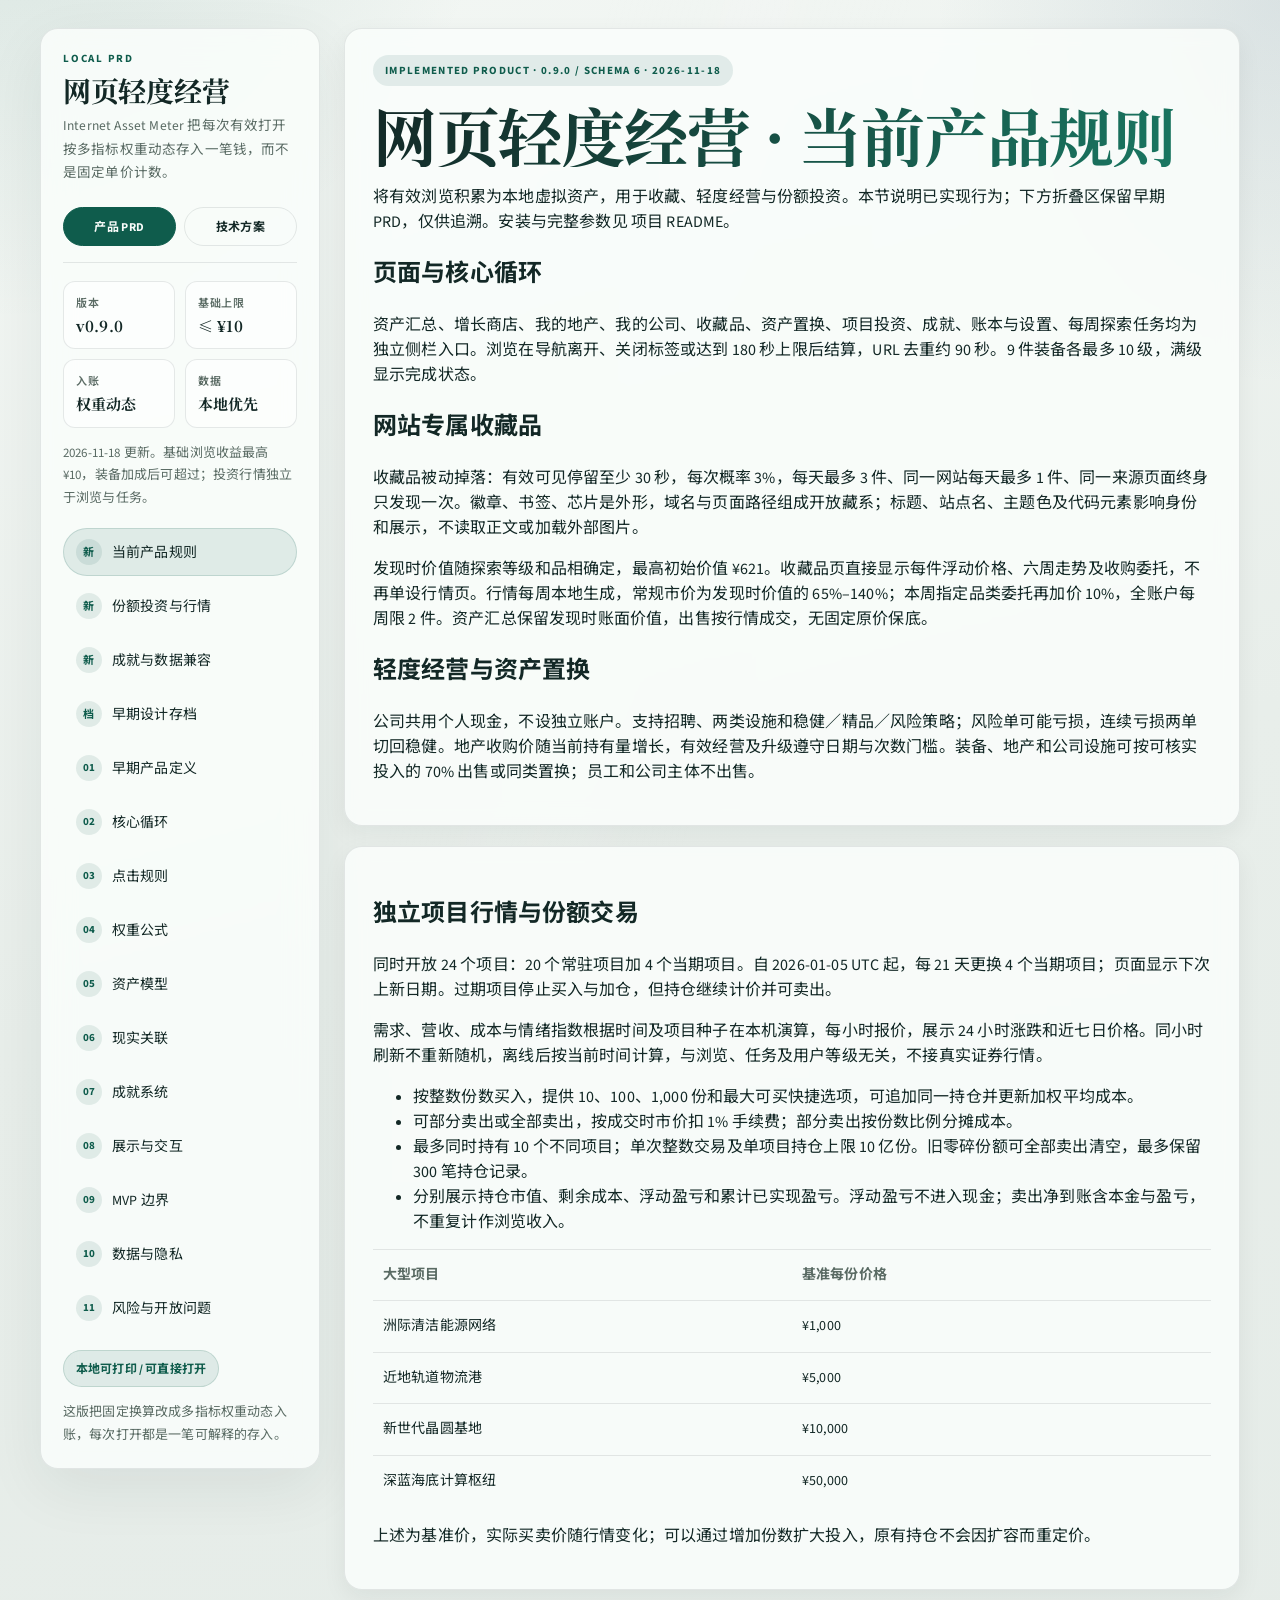
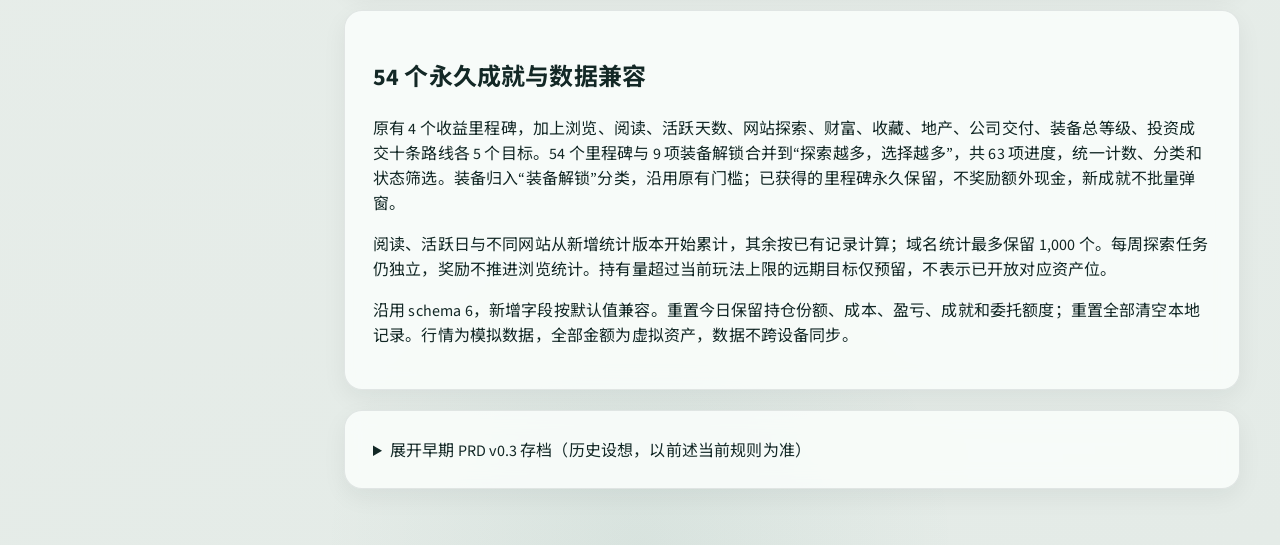
<file: internet-odometer-prd.html>
<!DOCTYPE html>
<html lang="zh-CN">
<head>
  <meta charset="UTF-8" />
  <meta name="viewport" content="width=device-width, initial-scale=1.0" />
  <meta name="color-scheme" content="light" />
  <meta name="theme-color" content="#e8eeea" />
  <title>网页轻度经营 / Internet Asset Meter · PRD</title>
  <link rel="preconnect" href="https://fonts.googleapis.com" />
  <link rel="preconnect" href="https://fonts.gstatic.com" crossorigin />
  <link href="https://fonts.googleapis.com/css2?family=Instrument+Serif:ital@0;1&family=Noto+Sans+SC:wght@400;500;700&family=Noto+Serif+SC:wght@500;700&family=Source+Sans+3:ital,wght@0,400;0,600;0,700;1,400&display=swap" rel="stylesheet" />
  <style>
    :root {
      --bg: #e8eeea;
      --paper: rgba(250, 253, 251, 0.88);
      --ink: #132826;
      --muted: #5a6b64;
      --line: rgba(19, 40, 38, 0.1);
      --teal: #0f5c4c;
      --teal-soft: rgba(15, 92, 76, 0.1);
      --teal-mid: #1a7a64;
      --slate: #3f6280;
      --gold: #8a6a2f;
      --shadow: 0 20px 60px rgba(19, 40, 38, 0.07);
      --shadow-sm: 0 8px 24px rgba(19, 40, 38, 0.06);
      --radius: 18px;
      --radius-sm: 12px;
      --container: 1200px;
      --ease: cubic-bezier(0.22, 1, 0.36, 1);
      --font-display: "Noto Serif SC", "Instrument Serif", "Songti SC", serif;
      --font-body: "Source Sans 3", "Noto Sans SC", "PingFang SC", "Microsoft YaHei", sans-serif;
    }

    * { box-sizing: border-box; }
    html { scroll-behavior: smooth; }

    body {
      margin: 0;
      color: var(--ink);
      font-family: var(--font-body);
      letter-spacing: 0.01em;
      background:
        radial-gradient(ellipse 80% 50% at 0% -10%, rgba(15, 92, 76, 0.14), transparent 50%),
        radial-gradient(ellipse 60% 40% at 100% 0%, rgba(63, 98, 128, 0.12), transparent 45%),
        radial-gradient(ellipse 50% 30% at 50% 100%, rgba(15, 92, 76, 0.06), transparent 50%),
        linear-gradient(165deg, #f3f7f4 0%, #e8eeea 42%, #e4ebe7 100%);
      min-height: 100vh;
      text-rendering: optimizeLegibility;
      -webkit-font-smoothing: antialiased;
    }

    body::before {
      content: "";
      position: fixed;
      inset: 0;
      pointer-events: none;
      opacity: 0.4;
      background-image: radial-gradient(rgba(19, 40, 38, 0.035) 0.7px, transparent 0.7px);
      background-size: 18px 18px;
      mask-image: linear-gradient(180deg, rgba(0,0,0,0.55), rgba(0,0,0,0.12));
    }

    body::after {
      content: "";
      position: fixed;
      inset: 0;
      pointer-events: none;
      background: linear-gradient(105deg, transparent 40%, rgba(255,255,255,0.18) 50%, transparent 60%);
      opacity: 0.5;
      animation: sheen 14s var(--ease) infinite;
    }

    @keyframes sheen {
      0%, 100% { transform: translateX(-8%); opacity: 0.25; }
      50% { transform: translateX(8%); opacity: 0.45; }
    }

    @keyframes rise {
      from { opacity: 0; transform: translateY(14px); }
      to { opacity: 1; transform: translateY(0); }
    }

    @keyframes float-in {
      from { opacity: 0; transform: translateY(10px) scale(0.98); }
      to { opacity: 1; transform: translateY(0) scale(1); }
    }

    a { color: inherit; text-decoration: none; }

    .page {
      width: min(var(--container), calc(100vw - 40px));
      margin: 0 auto;
      padding: 28px 0 56px;
      position: relative;
      z-index: 1;
    }

    .shell {
      display: grid;
      grid-template-columns: 280px minmax(0, 1fr);
      gap: 24px;
      align-items: start;
    }

    .sidebar {
      position: sticky;
      top: 20px;
      border: 1px solid var(--line);
      border-radius: var(--radius);
      background: var(--paper);
      backdrop-filter: blur(16px) saturate(140%);
      box-shadow: var(--shadow);
      padding: 22px;
      animation: rise 0.7s var(--ease) both;
    }

    .brand {
      padding-bottom: 16px;
      border-bottom: 1px solid var(--line);
      display: grid;
      gap: 8px;
    }

    .brand-kicker {
      font-size: 11px;
      font-weight: 700;
      letter-spacing: 0.16em;
      text-transform: uppercase;
      color: var(--teal);
    }

    .brand-title {
      margin: 0;
      font-family: var(--font-display);
      font-size: 28px;
      font-weight: 700;
      line-height: 1.15;
      letter-spacing: -0.01em;
    }

    .brand-sub {
      margin: 0;
      color: var(--muted);
      font-size: 13.5px;
      line-height: 1.75;
    }

    .doc-switch {
      display: grid;
      grid-template-columns: 1fr 1fr;
      gap: 8px;
      margin-top: 14px;
    }

    .doc-switch a {
      text-align: center;
      padding: 9px 10px;
      border-radius: 999px;
      font-size: 12px;
      font-weight: 700;
      letter-spacing: 0.04em;
      border: 1px solid var(--line);
      transition: 200ms var(--ease);
    }

    .doc-switch a.is-active {
      background: var(--teal);
      color: #f7fbf9;
      border-color: var(--teal);
    }

    .doc-switch a:not(.is-active):hover {
      background: var(--teal-soft);
      border-color: rgba(15, 92, 76, 0.22);
    }

    .sidebar-block { padding-top: 18px; }

    .fact-grid {
      display: grid;
      grid-template-columns: repeat(2, minmax(0, 1fr));
      gap: 10px;
    }

    .fact {
      border: 1px solid var(--line);
      border-radius: var(--radius-sm);
      background: rgba(255, 255, 255, 0.55);
      padding: 12px;
      transition: transform 220ms var(--ease), box-shadow 220ms var(--ease);
    }

    .fact:hover {
      transform: translateY(-2px);
      box-shadow: var(--shadow-sm);
    }

    .fact span {
      display: block;
      margin-bottom: 5px;
      color: var(--muted);
      font-size: 11px;
      letter-spacing: 0.06em;
      text-transform: uppercase;
      font-weight: 600;
    }

    .fact strong {
      display: block;
      font-family: var(--font-display);
      font-size: 15px;
      line-height: 1.35;
      font-variant-numeric: tabular-nums;
    }

    .sidebar-note, .footer-note {
      margin: 14px 0 0;
      color: var(--muted);
      font-size: 13px;
      line-height: 1.75;
    }

    .toc { display: grid; gap: 6px; }

    .toc a {
      display: flex;
      align-items: center;
      gap: 10px;
      padding: 10px 12px;
      border-radius: 999px;
      border: 1px solid transparent;
      transition: 200ms var(--ease);
      font-size: 14px;
    }

    .toc a:hover,
    .toc a:focus-visible,
    .toc a[aria-current="true"] {
      background: var(--teal-soft);
      border-color: rgba(15, 92, 76, 0.16);
      outline: none;
    }

    .toc-num {
      width: 26px;
      height: 26px;
      border-radius: 999px;
      display: inline-flex;
      align-items: center;
      justify-content: center;
      flex: none;
      background: rgba(15, 92, 76, 0.1);
      color: var(--teal);
      font-size: 11px;
      font-weight: 700;
      font-variant-numeric: tabular-nums;
    }

    .pill-note {
      display: inline-flex;
      align-items: center;
      padding: 8px 12px;
      border-radius: 999px;
      background: var(--teal-soft);
      border: 1px solid rgba(15, 92, 76, 0.16);
      color: var(--teal);
      font-size: 12px;
      font-weight: 700;
      white-space: nowrap;
    }

    .main {
      min-width: 0;
      display: grid;
      gap: 20px;
    }

    .main > * { animation: rise 0.75s var(--ease) both; }
    .main > *:nth-child(1) { animation-delay: 0.05s; }
    .main > *:nth-child(2) { animation-delay: 0.1s; }
    .main > *:nth-child(3) { animation-delay: 0.14s; }
    .main > *:nth-child(4) { animation-delay: 0.18s; }

    .hero {
      position: relative;
      overflow: hidden;
      border: 1px solid var(--line);
      border-radius: calc(var(--radius) + 4px);
      background:
        linear-gradient(145deg, rgba(250, 253, 251, 0.95), rgba(236, 244, 240, 0.82)),
        linear-gradient(160deg, rgba(15, 92, 76, 0.08), rgba(63, 98, 128, 0.05));
      box-shadow: var(--shadow);
      padding: 32px;
    }

    .hero::before {
      content: "";
      position: absolute;
      inset: 0;
      background:
        radial-gradient(circle at 88% 12%, rgba(15, 92, 76, 0.12), transparent 28%),
        radial-gradient(circle at 12% 84%, rgba(63, 98, 128, 0.1), transparent 24%);
      pointer-events: none;
    }

    .hero-grid {
      position: relative;
      z-index: 1;
      display: grid;
      grid-template-columns: minmax(0, 1.05fr) minmax(320px, 0.95fr);
      gap: 28px;
      align-items: stretch;
    }

    .eyebrow {
      display: inline-flex;
      align-items: center;
      gap: 8px;
      padding: 8px 12px;
      border-radius: 999px;
      background: var(--teal-soft);
      color: var(--teal);
      font-size: 11px;
      font-weight: 700;
      letter-spacing: 0.12em;
      text-transform: uppercase;
    }

    h1 {
      margin: 16px 0 14px;
      font-family: var(--font-display);
      font-size: clamp(40px, 5vw, 64px);
      font-weight: 700;
      line-height: 1.02;
      letter-spacing: -0.02em;
      text-wrap: balance;
      background: linear-gradient(120deg, var(--ink) 0%, var(--teal-mid) 100%);
      -webkit-background-clip: text;
      background-clip: text;
      color: transparent;
    }

    .hero-copy p {
      margin: 0;
      max-width: 62ch;
      color: var(--muted);
      font-size: 16.5px;
      line-height: 1.85;
    }

    .tag-row {
      display: flex;
      flex-wrap: wrap;
      gap: 8px;
      margin-top: 20px;
    }

    .tag {
      display: inline-flex;
      align-items: center;
      gap: 8px;
      padding: 9px 13px;
      border-radius: 999px;
      border: 1px solid var(--line);
      background: rgba(255, 255, 255, 0.72);
      color: var(--ink);
      font-size: 13px;
      line-height: 1;
      font-variant-numeric: tabular-nums;
      backdrop-filter: blur(6px);
    }

    .tag strong { color: var(--teal); font-size: 13px; }

    .mini-metrics {
      display: grid;
      grid-template-columns: repeat(3, minmax(0, 1fr));
      gap: 12px;
      margin-top: 24px;
    }

    .metric {
      border: 1px solid var(--line);
      border-radius: var(--radius-sm);
      background: rgba(255, 255, 255, 0.62);
      padding: 14px 15px;
      transition: transform 240ms var(--ease), box-shadow 240ms var(--ease);
    }

    .metric:hover {
      transform: translateY(-3px);
      box-shadow: var(--shadow-sm);
    }

    .metric span {
      display: block;
      margin-bottom: 8px;
      color: var(--muted);
      font-size: 11px;
      letter-spacing: 0.06em;
      text-transform: uppercase;
      font-weight: 600;
    }

    .metric strong {
      display: block;
      font-family: var(--font-display);
      font-size: 22px;
      line-height: 1.2;
      font-variant-numeric: tabular-nums;
    }

    .metric small {
      display: block;
      margin-top: 8px;
      color: var(--muted);
      line-height: 1.55;
      font-size: 12.5px;
    }

    .asset-panel {
      display: flex;
      flex-direction: column;
      gap: 14px;
      border: 1px solid var(--line);
      border-radius: var(--radius);
      background: linear-gradient(180deg, rgba(255,255,255,0.78), rgba(236,244,240,0.92));
      padding: 18px;
      min-height: 100%;
      box-shadow: inset 0 1px 0 rgba(255,255,255,0.7);
    }

    .panel-top {
      display: flex;
      align-items: flex-start;
      justify-content: space-between;
      gap: 16px;
    }

    .panel-top h2 {
      margin: 0;
      font-family: var(--font-display);
      font-size: 20px;
      line-height: 1.3;
    }

    .panel-top p {
      margin: 6px 0 0;
      color: var(--muted);
      font-size: 13px;
      line-height: 1.65;
    }

    .badge {
      display: inline-flex;
      align-items: center;
      padding: 8px 11px;
      border-radius: 999px;
      background: rgba(138, 106, 47, 0.12);
      color: var(--gold);
      font-size: 12px;
      font-weight: 700;
      white-space: nowrap;
    }

    .chart-frame {
      position: relative;
      min-height: 360px;
      border: 1px solid var(--line);
      border-radius: var(--radius-sm);
      overflow: hidden;
      background:
        radial-gradient(circle at 20% 25%, rgba(26, 122, 100, 0.1), transparent 22%),
        radial-gradient(circle at 78% 70%, rgba(63, 98, 128, 0.1), transparent 20%),
        linear-gradient(180deg, #f2f7f4 0%, #e5eee9 100%);
    }

    .chart-frame svg { display: block; width: 100%; height: 100%; }

    .floating-card {
      position: absolute;
      right: 16px;
      bottom: 16px;
      width: min(236px, calc(100% - 32px));
      border: 1px solid rgba(19, 40, 38, 0.12);
      border-radius: var(--radius-sm);
      background: rgba(250, 253, 251, 0.92);
      box-shadow: 0 14px 36px rgba(19, 40, 38, 0.1);
      padding: 14px;
      backdrop-filter: blur(10px);
      animation: float-in 0.9s var(--ease) 0.6s both;
    }

    .floating-card .row {
      display: flex;
      justify-content: space-between;
      gap: 12px;
      font-size: 13px;
      line-height: 1.5;
    }

    .floating-card .row + .row {
      margin-top: 8px;
      padding-top: 8px;
      border-top: 1px solid rgba(19, 40, 38, 0.08);
    }

    .floating-card strong {
      font-family: var(--font-display);
      font-variant-numeric: tabular-nums;
      color: var(--teal);
    }

    .section {
      border: 1px solid var(--line);
      border-radius: var(--radius);
      background: var(--paper);
      box-shadow: var(--shadow-sm);
      padding: 26px 28px;
      backdrop-filter: blur(10px);
      transition: box-shadow 280ms var(--ease);
    }

    .section:hover { box-shadow: var(--shadow); }

    .section-head {
      display: flex;
      flex-wrap: wrap;
      align-items: baseline;
      gap: 10px 14px;
      padding-bottom: 16px;
      margin-bottom: 20px;
      border-bottom: 1px solid var(--line);
    }

    .section-head .num {
      color: var(--teal);
      font-weight: 700;
      font-size: 11px;
      letter-spacing: 0.16em;
      text-transform: uppercase;
    }

    .section-head h2 {
      margin: 0;
      font-family: var(--font-display);
      font-size: 26px;
      font-weight: 700;
      line-height: 1.2;
    }

    .section-head p {
      margin: 0;
      color: var(--muted);
      font-size: 14px;
      line-height: 1.65;
      width: 100%;
    }

    .grid-2 {
      display: grid;
      grid-template-columns: repeat(2, minmax(0, 1fr));
      gap: 20px;
    }

    .grid-3 {
      display: grid;
      grid-template-columns: repeat(3, minmax(0, 1fr));
      gap: 16px;
    }

    .content-block h3 {
      margin: 0 0 10px;
      font-family: var(--font-display);
      font-size: 18px;
      font-weight: 700;
      line-height: 1.35;
    }

    .content-block p {
      margin: 0;
      color: var(--muted);
      line-height: 1.85;
    }

    .definition-list {
      display: grid;
      gap: 10px;
      margin: 14px 0 0;
    }

    .definition-row {
      display: grid;
      grid-template-columns: 150px minmax(0, 1fr);
      gap: 10px;
      align-items: start;
      border-top: 1px solid var(--line);
      padding-top: 10px;
    }

    .definition-row:first-child {
      border-top: 0;
      padding-top: 0;
    }

    .definition-row dt { font-weight: 700; line-height: 1.5; }
    .definition-row dd { margin: 0; color: var(--muted); line-height: 1.8; }

    .callout {
      border-left: 3px solid var(--teal);
      padding: 18px 18px 18px 20px;
      background: linear-gradient(90deg, rgba(15, 92, 76, 0.08), transparent 85%);
      border-radius: 0 var(--radius-sm) var(--radius-sm) 0;
    }

    .callout strong {
      display: block;
      margin-bottom: 8px;
      font-family: var(--font-display);
      font-size: 16px;
    }

    .callout p { margin: 0; color: var(--muted); line-height: 1.8; }

    .timeline {
      margin: 0;
      padding: 0;
      list-style: none;
      display: grid;
      gap: 16px;
    }

    .timeline li { position: relative; padding-left: 28px; }

    .timeline li::before {
      content: "";
      position: absolute;
      left: 7px;
      top: 10px;
      width: 9px;
      height: 9px;
      border-radius: 999px;
      background: var(--teal);
      box-shadow: 0 0 0 5px rgba(15, 92, 76, 0.12);
    }

    .timeline h3 {
      margin: 0 0 6px;
      font-family: var(--font-display);
      font-size: 17px;
      line-height: 1.4;
    }

    .timeline p { margin: 0; color: var(--muted); line-height: 1.8; }

    .mode-grid {
      display: grid;
      grid-template-columns: repeat(3, minmax(0, 1fr));
      gap: 14px;
    }

    .mode {
      border: 1px solid var(--line);
      border-radius: var(--radius-sm);
      background: rgba(255, 255, 255, 0.58);
      padding: 16px;
      display: grid;
      gap: 10px;
      min-height: 100%;
      transition: transform 240ms var(--ease), box-shadow 240ms var(--ease);
    }

    .mode:hover {
      transform: translateY(-3px);
      box-shadow: var(--shadow-sm);
    }

    .mode .head {
      display: flex;
      justify-content: space-between;
      gap: 12px;
      align-items: baseline;
    }

    .mode .head strong {
      font-family: var(--font-display);
      font-size: 17px;
      line-height: 1.35;
    }

    .mode .head span {
      font-size: 11px;
      color: var(--teal);
      font-weight: 700;
      letter-spacing: 0.04em;
      white-space: nowrap;
    }

    .mode p, .mode ul { margin: 0; color: var(--muted); line-height: 1.75; }
    .mode ul { padding-left: 18px; }
    .mode ul li + li { margin-top: 6px; }

    table {
      width: 100%;
      border-collapse: collapse;
      font-size: 14px;
      line-height: 1.75;
    }

    th, td {
      border-top: 1px solid var(--line);
      padding: 13px 10px;
      text-align: left;
      vertical-align: top;
    }

    th {
      width: 22%;
      color: var(--muted);
      font-weight: 700;
      white-space: nowrap;
    }

    td { color: var(--ink); }

    .table-note {
      margin-top: 10px;
      color: var(--muted);
      font-size: 13px;
      line-height: 1.65;
    }

    .milestone-grid { display: grid; gap: 14px; }

    .milestone-row {
      display: grid;
      grid-template-columns: 1fr 1fr auto;
      gap: 14px;
      align-items: start;
      border-top: 1px solid var(--line);
      padding-top: 14px;
    }

    .milestone-row:first-child {
      border-top: 0;
      padding-top: 0;
    }

    .milestone-row strong {
      display: block;
      margin-bottom: 6px;
      font-family: var(--font-display);
      font-size: 16px;
      line-height: 1.35;
    }

    .milestone-row p { margin: 0; color: var(--muted); line-height: 1.8; }

    .milestone-tag {
      justify-self: end;
      display: inline-flex;
      align-items: center;
      padding: 8px 11px;
      border-radius: 999px;
      background: rgba(255, 255, 255, 0.7);
      border: 1px solid var(--line);
      color: var(--gold);
      font-size: 12px;
      font-weight: 700;
      white-space: nowrap;
    }

    .open-list {
      margin: 0;
      padding-left: 18px;
      color: var(--muted);
      line-height: 1.8;
    }

    .open-list li + li { margin-top: 8px; }

    .footer {
      padding: 12px 4px 0;
      color: var(--muted);
      font-size: 13px;
      line-height: 1.7;
    }

    .accent-line {
      height: 1px;
      margin: 14px 0 0;
      background: linear-gradient(90deg, rgba(15, 92, 76, 0.45), rgba(63, 98, 128, 0.18), transparent);
    }

    .code-block {
      margin: 0;
      padding: 16px 18px;
      border-radius: var(--radius-sm);
      border: 1px solid var(--line);
      background: rgba(19, 40, 38, 0.04);
      overflow-x: auto;
      font-family: ui-monospace, "SF Mono", Consolas, monospace;
      font-size: 12.5px;
      line-height: 1.7;
      color: var(--ink);
      white-space: pre;
    }

    @media (max-width: 1080px) {
      .shell { display: flex; flex-direction: column; }
      .main { order: 1; }
      .sidebar { order: 2; position: static; }
      .hero-grid, .grid-2, .grid-3, .mini-metrics, .mode-grid, .milestone-row {
        grid-template-columns: 1fr;
      }
      .milestone-tag { justify-self: start; }
    }

    @media (max-width: 700px) {
      .page {
        width: min(var(--container), calc(100vw - 20px));
        padding-top: 12px;
        padding-bottom: 28px;
      }
      .hero, .section, .sidebar { padding: 18px; }
      .definition-row { grid-template-columns: 1fr; gap: 4px; }
      .chart-frame { min-height: 300px; }
      .section-head h2 { font-size: 22px; }
      h1 { font-size: clamp(34px, 10vw, 48px); }
    }

    @media (prefers-reduced-motion: reduce) {
      *, *::before, *::after {
        animation: none !important;
        transition: none !important;
      }
    }

    @media print {
      body { background: #fff; }
      body::before, body::after, .hero, .section, .sidebar { box-shadow: none !important; }
      .page { width: 100%; padding: 0; }
      .shell { grid-template-columns: 1fr; }
      .sidebar { position: static; border: 1px solid #ddd; margin-bottom: 12px; }
      .doc-switch { display: none; }
    }
  </style>
</head>
<body>
  <div class="page">
    <div class="shell">
      <aside class="sidebar">
        <div class="brand">
          <div class="brand-kicker">Local PRD</div>
          <h2 class="brand-title">网页轻度经营</h2>
          <p class="brand-sub">Internet Asset Meter 把每次有效打开按多指标权重动态存入一笔钱，而不是固定单价计数。</p>
          <div class="doc-switch" aria-label="文档切换">
            <a class="is-active" href="internet-odometer-prd.html">产品 PRD</a>
            <a href="internet-asset-meter-tech.html">技术方案</a>
          </div>
        </div>

        <div class="sidebar-block">
          <div class="fact-grid">
            <div class="fact">
              <span>版本</span>
              <strong>v0.9.0</strong>
            </div>
            <div class="fact">
              <span>基础上限</span>
              <strong>≤ ¥10</strong>
            </div>
            <div class="fact">
              <span>入账</span>
              <strong>权重动态</strong>
            </div>
            <div class="fact">
              <span>数据</span>
              <strong>本地优先</strong>
            </div>
          </div>
          <p class="sidebar-note">2026-11-18 更新。基础浏览收益最高 ¥10，装备加成后可超过；投资行情独立于浏览与任务。</p>
        </div>

        <div class="sidebar-block">
          <nav class="toc" aria-label="目录">
            <a href="#current-product" aria-current="true"><span class="toc-num">新</span>当前产品规则</a>
            <a href="#current-finance"><span class="toc-num">新</span>份额投资与行情</a>
            <a href="#current-achievements"><span class="toc-num">新</span>成就与数据兼容</a>
            <a href="#historical-design"><span class="toc-num">档</span>早期设计存档</a>
            <a href="#overview"><span class="toc-num">01</span>早期产品定义</a>
            <a href="#loop"><span class="toc-num">02</span>核心循环</a>
            <a href="#rules"><span class="toc-num">03</span>点击规则</a>
            <a href="#formula"><span class="toc-num">04</span>权重公式</a>
            <a href="#asset"><span class="toc-num">05</span>资产模型</a>
            <a href="#reality"><span class="toc-num">06</span>现实关联</a>
            <a href="#achievements"><span class="toc-num">07</span>成就系统</a>
            <a href="#ui"><span class="toc-num">08</span>展示与交互</a>
            <a href="#mvp"><span class="toc-num">09</span>MVP 边界</a>
            <a href="#privacy"><span class="toc-num">10</span>数据与隐私</a>
            <a href="#risks"><span class="toc-num">11</span>风险与开放问题</a>
          </nav>
        </div>

        <div class="sidebar-block">
          <div class="pill-note">本地可打印 / 可直接打开</div>
          <p class="footer-note">这版把固定换算改成多指标权重动态入账，每次打开都是一笔可解释的存入。</p>
        </div>
      </aside>

      <main class="main">
        <section id="current-product" class="section">
          <div class="eyebrow">Implemented Product · 0.9.0 / schema 6 · 2026-11-18</div>
          <h1>网页轻度经营 · 当前产品规则</h1>
          <p>将有效浏览积累为本地虚拟资产，用于收藏、轻度经营与份额投资。本节说明已实现行为；下方折叠区保留早期 PRD，仅供追溯。安装与完整参数见 <a href="README.md">项目 README</a>。</p>
          <h2>页面与核心循环</h2>
          <p>资产汇总、增长商店、我的地产、我的公司、收藏品、资产置换、项目投资、成就、账本与设置、每周探索任务均为独立侧栏入口。浏览在导航离开、关闭标签或达到 180 秒上限后结算，URL 去重约 90 秒。9 件装备各最多 10 级，满级显示完成状态。</p>
          <h2>网站专属收藏品</h2>
          <p>收藏品被动掉落：有效可见停留至少 30 秒，每次概率 3%，每天最多 3 件、同一网站每天最多 1 件、同一来源页面终身只发现一次。徽章、书签、芯片是外形，域名与页面路径组成开放藏系；标题、站点名、主题色及代码元素影响身份和展示，不读取正文或加载外部图片。</p>
          <p>发现时价值随探索等级和品相确定，最高初始价值 ¥621。收藏品页直接显示每件浮动价格、六周走势及收购委托，不再单设行情页。行情每周本地生成，常规市价为发现时价值的 65%–140%；本周指定品类委托再加价 10%，全账户每周限 2 件。资产汇总保留发现时账面价值，出售按行情成交，无固定原价保底。</p>
          <h2>轻度经营与资产置换</h2>
          <p>公司共用个人现金，不设独立账户。支持招聘、两类设施和稳健／精品／风险策略；风险单可能亏损，连续亏损两单切回稳健。地产收购价随当前持有量增长，有效经营及升级遵守日期与次数门槛。装备、地产和公司设施可按可核实投入的 70% 出售或同类置换；员工和公司主体不出售。</p>
        </section>
        <section id="current-finance" class="section">
          <h2>独立项目行情与份额交易</h2>
          <p>同时开放 24 个项目：20 个常驻项目加 4 个当期项目。自 2026-01-05 UTC 起，每 21 天更换 4 个当期项目；页面显示下次上新日期。过期项目停止买入与加仓，但持仓继续计价并可卖出。</p>
          <p>需求、营收、成本与情绪指数根据时间及项目种子在本机演算，每小时报价，展示 24 小时涨跌和近七日价格。同小时刷新不重新随机，离线后按当前时间计算，与浏览、任务及用户等级无关，不接真实证券行情。</p>
          <ul>
            <li>按整数份数买入，提供 10、100、1,000 份和最大可买快捷选项，可追加同一持仓并更新加权平均成本。</li>
            <li>可部分卖出或全部卖出，按成交时市价扣 1% 手续费；部分卖出按份数比例分摊成本。</li>
            <li>最多同时持有 10 个不同项目；单次整数交易及单项目持仓上限 10 亿份。旧零碎份额可全部卖出清空，最多保留 300 笔持仓记录。</li>
            <li>分别展示持仓市值、剩余成本、浮动盈亏和累计已实现盈亏。浮动盈亏不进入现金；卖出净到账含本金与盈亏，不重复计作浏览收入。</li>
          </ul>
          <table><thead><tr><th>大型项目</th><th>基准每份价格</th></tr></thead><tbody>
            <tr><td>洲际清洁能源网络</td><td>¥1,000</td></tr><tr><td>近地轨道物流港</td><td>¥5,000</td></tr>
            <tr><td>新世代晶圆基地</td><td>¥10,000</td></tr><tr><td>深蓝海底计算枢纽</td><td>¥50,000</td></tr>
          </tbody></table>
          <p>上述为基准价，实际买卖价随行情变化；可以通过增加份数扩大投入，原有持仓不会因扩容而重定价。</p>
        </section>
        <section id="current-achievements" class="section">
          <h2>54 个永久成就与数据兼容</h2>
          <p>原有 4 个收益里程碑，加上浏览、阅读、活跃天数、网站探索、财富、收藏、地产、公司交付、装备总等级、投资成交十条路线各 5 个目标。54 个里程碑与 9 项装备解锁合并到“探索越多，选择越多”，共 63 项进度，统一计数、分类和状态筛选。装备归入“装备解锁”分类，沿用原有门槛；已获得的里程碑永久保留，不奖励额外现金，新成就不批量弹窗。</p>
          <p>阅读、活跃日与不同网站从新增统计版本开始累计，其余按已有记录计算；域名统计最多保留 1,000 个。每周探索任务仍独立，奖励不推进浏览统计。持有量超过当前玩法上限的远期目标仅预留，不表示已开放对应资产位。</p>
          <p>沿用 schema 6，新增字段按默认值兼容。重置今日保留持仓份额、成本、盈亏、成就和委托额度；重置全部清空本地记录。行情为模拟数据，全部金额为虚拟资产，数据不跨设备同步。</p>
        </section>
        <details class="section" id="historical-design">
          <summary>展开早期 PRD v0.3 存档（历史设想，以前述当前规则为准）</summary>
        <section class="hero" aria-labelledby="hero-title">
          <div class="hero-grid">
            <div class="hero-copy">
              <div class="eyebrow">Click-to-Value PRD</div>
              <h1 id="hero-title">网页轻度经营<br />Internet Asset Meter</h1>
              <p>
                把浏览从“点了多少页”变成“存入了多少钱”。每次有效网页打开都会按停留、加载、新鲜度、页面类型等指标加权，
                再叠加小幅随机，动态生成一笔不超过 10 元的入账，挂到现实目标与成就上。
              </p>

              <div class="tag-row" aria-label="关键设定">
                <span class="tag"><strong>单次</strong> ≤ ¥10 动态入账</span>
                <span class="tag"><strong>公式</strong> = 四指标加权</span>
                <span class="tag"><strong>关联</strong> = 现实成就</span>
                <span class="tag"><strong>边界</strong> = 本地优先</span>
              </div>

              <div class="mini-metrics" aria-label="示意指标">
                <div class="metric">
                  <span>今日打开</span>
                  <strong>238 页</strong>
                  <small>只统计有效网页，不把刷新和浏览器内部页算进去。</small>
                </div>
                <div class="metric">
                  <span>今日入账</span>
                  <strong>¥1,246.80</strong>
                  <small>每笔由权重公式生成，金额不一，合计才是今日资产。</small>
                </div>
                <div class="metric">
                  <span>最近一笔</span>
                  <strong>+¥6.42</strong>
                  <small>停留 28s · 加载正常 · 新域名，再加一点随机。</small>
                </div>
              </div>
            </div>

            <div class="asset-panel">
                  <div class="panel-top">
                <div>
                  <h2>资产曲线预览</h2>
                  <p>从有效打开到指标采样，再到动态入账与现实动作，形成一个每天都能看见的闭环。</p>
                </div>
                <div class="badge">动态账本</div>
              </div>

              <div class="chart-frame">
                <svg viewBox="0 0 560 420" role="img" aria-label="网页轻度经营资产曲线示意">
                  <defs>
                    <linearGradient id="bgfade" x1="0" x2="1" y1="0" y2="1">
                      <stop offset="0%" stop-color="#f8f3e7" />
                      <stop offset="100%" stop-color="#f3ead8" />
                    </linearGradient>
                    <linearGradient id="assetLine" x1="0" x2="1" y1="0" y2="0">
                      <stop offset="0%" stop-color="#1f6d58" />
                      <stop offset="100%" stop-color="#4d6f95" />
                    </linearGradient>
                    <filter id="shadow" x="-30%" y="-30%" width="160%" height="160%">
                      <feDropShadow dx="0" dy="6" stdDeviation="8" flood-color="#16312e" flood-opacity="0.16" />
                    </filter>
                  </defs>

                  <rect width="560" height="420" fill="url(#bgfade)" />

                  <g opacity="0.55">
                    <path d="M56 56H530M56 118H530M56 180H530M56 242H530M56 304H530M56 366H530" stroke="#d9ccb6" stroke-width="1" />
                    <path d="M92 28V378M170 28V378M248 28V378M326 28V378M404 28V378M482 28V378" stroke="#d9ccb6" stroke-width="1" />
                  </g>

                  <g fill="none" stroke="#cfb896" stroke-width="10" stroke-linecap="round" opacity="0.48">
                    <path d="M84 332C132 292 180 290 216 270C255 248 271 206 318 190C369 172 426 184 486 150" />
                  </g>

                  <path d="M84 332C118 312 142 300 170 282C196 266 214 240 246 226C276 214 298 202 326 186C352 172 388 158 420 128C448 102 468 88 486 76"
                        fill="none"
                        stroke="url(#assetLine)"
                        stroke-width="6"
                        stroke-linecap="round"
                        stroke-linejoin="round"
                        stroke-dasharray="13 8"
                        filter="url(#shadow)" />

                  <circle cx="84" cy="332" r="11" fill="#fffaf2" stroke="#1f6d58" stroke-width="4" />
                  <circle cx="170" cy="282" r="8" fill="#fffaf2" stroke="#4d6f95" stroke-width="3" />
                  <circle cx="246" cy="226" r="8" fill="#fffaf2" stroke="#b96f2b" stroke-width="3" />
                  <circle cx="326" cy="186" r="9" fill="#fffaf2" stroke="#477f53" stroke-width="3" />
                  <circle cx="420" cy="128" r="8" fill="#fffaf2" stroke="#a45c42" stroke-width="3" />
                  <circle cx="486" cy="76" r="11" fill="#fffaf2" stroke="#1f6d58" stroke-width="4" />

                  <text x="72" y="352" fill="#16312e" font-size="18" font-weight="700">起点</text>
                  <text x="132" y="270" fill="#16312e" font-size="14" font-weight="700">300 元</text>
                  <text x="214" y="214" fill="#16312e" font-size="14" font-weight="700">1000 元</text>
                  <text x="294" y="174" fill="#16312e" font-size="14" font-weight="700">3000 元</text>
                  <text x="386" y="116" fill="#16312e" font-size="14" font-weight="700">5000 元</text>
                  <text x="440" y="66" fill="#16312e" font-size="16" font-weight="700">当前资产</text>

                  <g transform="translate(42 26)" opacity="0.95">
                    <rect x="0" y="0" width="178" height="48" rx="8" fill="rgba(255,251,244,0.88)" stroke="rgba(22,49,46,0.12)" />
                    <text x="14" y="18" fill="#5d6864" font-size="12">单次入账上限</text>
                    <text x="14" y="34" fill="#16312e" font-size="18" font-weight="800">动态 ≤ ¥10</text>
                  </g>
                </svg>

                <div class="floating-card">
                  <div class="row"><span>当前资产</span><strong>¥12,840</strong></div>
                  <div class="row"><span>最近入账</span><strong>+¥6.42</strong></div>
                  <div class="row"><span>最近现实动作</span><strong>完成一次记账</strong></div>
                </div>
              </div>
            </div>
          </div>
        </section>

        <section id="overview" class="section">
          <div class="section-head">
            <div class="num">01</div>
            <h2>产品定义</h2>
            <p>核心是统计有效网页打开，按多指标权重动态存入一笔钱，而不是固定单价换算。</p>
          </div>

          <div class="grid-2">
            <div class="content-block">
              <h3>一句话定义</h3>
              <p>
                网页轻度经营是一个浏览器插件：用户每次打开可计数的网页时，插件会采集停留、加载、新鲜度、页面类型等本地指标，
                用权重公式生成一笔不超过 10 元的入账。这个数字不是抽象分数，而是可以和现实目标相连的账本单位。
              </p>
              <div class="accent-line"></div>
              <dl class="definition-list">
                <div class="definition-row">
                  <dt>核心单位</dt>
                  <dd>1 次有效网页打开 = 1 笔动态入账，金额由权重公式决定，单次 ≤ ¥10。</dd>
                </div>
                <div class="definition-row">
                  <dt>核心叙事</dt>
                  <dd>用户不是“刷了多少页”，而是“每一次浏览都往账本里存了一笔钱”。</dd>
                </div>
                <div class="definition-row">
                  <dt>产品边界</dt>
                  <dd>v1 先做动态记账和现实成就，不做复杂金融结算或支付闭环。</dd>
                </div>
              </dl>
            </div>

            <div class="callout">
              <strong>它应该更像一张会动的个人资产账，而不是固定单价的计数器。</strong>
              <p>
                价值感来自“这一笔为什么是这么多”：停留更久、加载更正常、域名更新鲜，入账就更高；
                再往前一步，累计资产继续绑定储蓄、预算、奖励和现实里的小成就。
              </p>
            </div>
          </div>
        </section>

        <section id="loop" class="section">
          <div class="section-head">
            <div class="num">02</div>
            <h2>核心循环</h2>
            <p>从有效打开，到指标采样，再到动态入账与现实动作，形成一个短闭环。</p>
          </div>

          <ol class="timeline">
            <li>
              <h3>识别有效网页</h3>
              <p>浏览器打开一个可计数的网页，插件判断这是一次有效访问，而不是新标签页、刷新、内部页面或短时间重复访问。</p>
            </li>
            <li>
              <h3>采集四项本地指标</h3>
              <p>在本地记录停留时长、加载耗时、域名/URL 新鲜度、页面类型启发分。不做页面正文内容分析，也不上传浏览历史。</p>
            </li>
            <li>
              <h3>权重公式生成入账</h3>
              <p>四项指标归一化后加权求和，再乘以满额基准并叠加小幅随机噪声，得到一笔 ≤ ¥10 的存入。页面同时显示“打开次数”和“入账金额”。</p>
            </li>
            <li>
              <h3>资产映射现实并触发成就</h3>
              <p>累计资产用于提示记账、转存、暂停冲动消费或复盘；跨过阈值时给出现实行动或金钱目标，而不是空洞徽章。</p>
            </li>
          </ol>
        </section>

        <section id="rules" class="section">
          <div class="section-head">
            <div class="num">03</div>
            <h2>点击规则</h2>
            <p>这里的“点击”指有效网页打开；入账金额另由权重公式计算，不在本节省钱。</p>
          </div>

          <div class="grid-2">
            <div>
              <h3>计入规则</h3>
              <table aria-label="点击规则">
                <tbody>
                  <tr>
                    <th>计入</th>
                    <td>常规网页正文页，且主文档完成加载。</td>
                  </tr>
                  <tr>
                    <th>排除</th>
                    <td>新标签页、刷新、浏览器内部页面、扩展内部页面。</td>
                  </tr>
                  <tr>
                    <th>去重</th>
                    <td>同一 URL 在短时间内重复打开，不再重复入账。</td>
                  </tr>
                  <tr>
                    <th>结算时机</th>
                    <td>标签页关闭、切换离开，或停留达到采样窗口上限时结算该笔入账。</td>
                  </tr>
                </tbody>
              </table>
            </div>
            <div>
              <h3>用户感知</h3>
              <table aria-label="点击定义">
                <tbody>
                  <tr>
                    <th>不是</th>
                    <td>页面内按钮的 click 统计，不是广告事件，不是埋点面板。</td>
                  </tr>
                  <tr>
                    <th>是</th>
                    <td>一次有效网页打开，再按“看了多久、加载如何、是否新鲜”动态存入一笔钱。</td>
                  </tr>
                  <tr>
                    <th>原则</th>
                    <td>只统计用户可理解、可解释、可回忆的浏览动作；金额必须说得出为什么。</td>
                  </tr>
                  <tr>
                    <th>节奏</th>
                    <td>宁可少算一点、金额偏保守，也不要让数字显得虚胖。</td>
                  </tr>
                </tbody>
              </table>
            </div>
          </div>
        </section>

        <section id="formula" class="section">
          <div class="section-head">
            <div class="num">04</div>
            <h2>权重公式</h2>
            <p>四项本地指标全部参与，归一化后加权，再加噪声，单笔封顶 ¥10。</p>
          </div>

          <div class="content-block" style="margin-bottom: 18px;">
            <h3>主公式</h3>
            <div class="callout">
              <strong>deposit = clamp( ROUND( CAP × Score × (1 + Noise) , 2) , MIN , CAP )</strong>
              <p>
                其中 CAP = 10（元），MIN = 0.30（元）。<br />
                Score = 0.45·S<sub>dwell</sub> + 0.20·S<sub>load</sub> + 0.20·S<sub>fresh</sub> + 0.15·S<sub>type</sub><br />
                Noise ~ Uniform(−0.08, +0.08)，即约 ±8% 的随机扰动，让每笔存入有“动态感”，但不喧宾夺主。
              </p>
            </div>
          </div>

          <div class="grid-2" style="margin-bottom: 18px;">
            <div>
              <h3>权重分配（合计 1.00）</h3>
              <table aria-label="权重表">
                <tbody>
                  <tr>
                    <th>S<sub>dwell</sub> 停留</th>
                    <td>权重 <strong>0.45</strong>。主指标：看了才算攒到钱。</td>
                  </tr>
                  <tr>
                    <th>S<sub>load</sub> 加载</th>
                    <td>权重 <strong>0.20</strong>。过快像误开，过慢像卡死，中间最优。</td>
                  </tr>
                  <tr>
                    <th>S<sub>fresh</sub> 新鲜度</th>
                    <td>权重 <strong>0.20</strong>。新域名/新路径略高，短时重复已在规则层去重。</td>
                  </tr>
                  <tr>
                    <th>S<sub>type</sub> 页面类型</th>
                    <td>权重 <strong>0.15</strong>。启发式区分正文页与弱内容页，不做正文分析。</td>
                  </tr>
                </tbody>
              </table>
            </div>
            <div class="callout">
              <strong>设计意图：随机是装饰，指标是主因。</strong>
              <p>
                用户应能在 popup 里看到类似「+¥6.42 · 停留 28s · 加载正常 · 新域名」。
                若去掉 Noise，同一浏览画像应得到几乎相同的金额；Noise 只负责让账本不死板。
              </p>
            </div>
          </div>

          <div class="grid-2">
            <div>
              <h3>各指标归一化（0～1）</h3>
              <table aria-label="指标映射">
                <tbody>
                  <tr>
                    <th>停留 S<sub>dwell</sub></th>
                    <td>
                      &lt;3s → 0.10；3–15s → 0.35～0.55；15–60s → 0.55～0.85；
                      &gt;60s → 0.85～1.00（分段线性插值）。结算时取最终停留。
                    </td>
                  </tr>
                  <tr>
                    <th>加载 S<sub>load</sub></th>
                    <td>
                      用 DOMContentLoaded 或 load 耗时。&lt;200ms → 0.35（疑似秒开/跳转）；
                      200ms–2.5s → 0.70～1.00（甜点区）；2.5–8s → 0.70→0.40；&gt;8s → 0.25。
                    </td>
                  </tr>
                  <tr>
                    <th>新鲜度 S<sub>fresh</sub></th>
                    <td>
                      今日首次访问该 eTLD+1 → 1.00；同域新路径 → 0.75；
                      今日已访问过的同路径（过了去重窗仍计入时）→ 0.40；否则 0.55。
                    </td>
                  </tr>
                  <tr>
                    <th>类型 S<sub>type</sub></th>
                    <td>
                      http(s) 常规文档页 → 0.85～1.00；明显列表/搜索结果页启发 → 0.55；
                      about/chrome/扩展页已排除；无法判断 → 0.60。仅用 URL 模式与导航类型，不读正文。
                    </td>
                  </tr>
                </tbody>
              </table>
            </div>
            <div>
              <h3>计算示例</h3>
              <table aria-label="公式示例">
                <tbody>
                  <tr>
                    <th>画像 A</th>
                    <td>停留 28s(0.68)、加载 1.1s(0.95)、新域名(1.00)、正文页(0.90)</td>
                  </tr>
                  <tr>
                    <th>Score</th>
                    <td>0.45×0.68 + 0.20×0.95 + 0.20×1.00 + 0.15×0.90 = <strong>0.836</strong></td>
                  </tr>
                  <tr>
                    <th>基准额</th>
                    <td>10 × 0.836 = ¥8.36</td>
                  </tr>
                  <tr>
                    <th>加噪声后</th>
                    <td>例如 Noise=+0.04 → ¥8.36 × 1.04 ≈ <strong>¥8.69</strong>（仍 ≤ 10）</td>
                  </tr>
                  <tr>
                    <th>画像 B</th>
                    <td>停留 2s、秒开、旧路径列表页 → Score 偏低 → 约 <strong>¥1～¥2</strong> 区间</td>
                  </tr>
                </tbody>
              </table>
              <p class="table-note">MVP 可把分段阈值做成常量配置；后续再允许用户微调权重，但首发建议锁死默认权重以免失控。</p>
            </div>
          </div>
        </section>

        <section id="asset" class="section">
          <div class="section-head">
            <div class="num">05</div>
            <h2>资产模型</h2>
            <p>资产值是各笔动态入账的累计；打开次数与金额成对出现，但金额不再等于次数×10。</p>
          </div>

          <div class="grid-2">
            <div class="content-block">
              <h3>基础账本</h3>
              <table aria-label="资产公式">
                <tbody>
                  <tr>
                    <th>单笔入账</th>
                    <td>由权重公式生成，MIN～CAP，默认 0.30～10.00 元。</td>
                  </tr>
                  <tr>
                    <th>今日资产</th>
                    <td>今日所有有效入账之和。</td>
                  </tr>
                  <tr>
                    <th>累计资产</th>
                    <td>历史所有有效入账之和。</td>
                  </tr>
                  <tr>
                    <th>显示方式</th>
                    <td>打开次数、今日入账、最近一笔金额与原因说明成组出现。</td>
                  </tr>
                  <tr>
                    <th>重置逻辑</th>
                    <td>日计数可按自然日滚动；累计资产默认不清零，除非用户主动重置。</td>
                  </tr>
                </tbody>
              </table>
            </div>

            <div class="callout">
              <strong>默认把“钱”当作语言，而不是承诺；把“随机”当作波动，而不是赌场。</strong>
              <p>
                单笔上限 10 元保留原来的心理锚点，但大多数正常浏览会落在中低区间，避免鼓励狂刷。
                v1 不对接真实支付或提现，先把动态记账和成就体验做稳。
              </p>
            </div>
          </div>
        </section>

        <section id="reality" class="section">
          <div class="section-head">
            <div class="num">06</div>
            <h2>现实关联</h2>
            <p>资产值的意义不只是“更多”，而是能推动现实中的一个动作。</p>
          </div>

          <div class="grid-3">
            <article class="mode">
              <div class="head">
                <strong>储蓄导向</strong>
                <span>默认方向</span>
              </div>
              <p>把资产值绑定到一个真实储蓄目标，比如旅行基金、电子产品基金或应急金。</p>
              <ul>
                <li>达到阈值后，提醒用户转入实际账户。</li>
                <li>让“网页点击”变成一笔看得见的积累。</li>
                <li>适合想把浏览习惯和理财习惯挂钩的人。</li>
              </ul>
            </article>

            <article class="mode">
              <div class="head">
                <strong>消费克制</strong>
                <span>辅助模式</span>
              </div>
              <p>当资产跨过某个阶段，就触发一次现实世界的消费检查，而不是立刻奖励自己。</p>
              <ul>
                <li>检查购物车、订阅和冲动消费。</li>
                <li>把浏览行为和预算纪律关联起来。</li>
                <li>更像一个温和的财务刹车。</li>
              </ul>
            </article>

            <article class="mode">
              <div class="head">
                <strong>行动导向</strong>
                <span>轻量提醒</span>
              </div>
              <p>如果用户不想谈钱，也可以把资产阈值映射成现实动作，比如记账、喝水、起身、整理桌面。</p>
              <ul>
                <li>让资产值成为现实动作的触发器。</li>
                <li>避免数字只在屏幕上滚动。</li>
                <li>保留钱与行为两条连接线。</li>
              </ul>
            </article>
          </div>
        </section>

        <section id="achievements" class="section">
          <div class="section-head">
            <div class="num">07</div>
            <h2>成就系统</h2>
            <p>成就不要像任务清单，最好像一张和现实更接近的账单摘要。</p>
          </div>

          <div class="milestone-grid">
            <div class="milestone-row">
              <div>
                <strong>开始记账</strong>
                <p>累计资产达到 ¥300。提示用户记录今天这批入账主要发生在什么浏览场景里。</p>
              </div>
              <div>
                <strong>守住第一笔冲动</strong>
                <p>累计资产达到 ¥1,000。建议暂停一次非必要消费，或把一笔钱从“想买”改成“先等等”。</p>
              </div>
              <div class="milestone-tag">现实动作</div>
            </div>

            <div class="milestone-row">
              <div>
                <strong>把钱留住</strong>
                <p>累计资产达到 ¥3,000。引导用户转入一个真实储蓄目标，哪怕只是很小的一笔。</p>
              </div>
              <div>
                <strong>月底有余</strong>
                <p>累计资产达到 ¥10,000。触发一次月度复盘，看看动态入账和现实开销之间发生了什么。</p>
              </div>
              <div class="milestone-tag">钱本位</div>
            </div>

            <div class="milestone-row">
              <div>
                <strong>从浏览到决定</strong>
                <p>当用户连续几天都把资产值用于同一个现实目标时，说明产品真的接上了生活。</p>
              </div>
              <div>
                <strong>看见自己的预算曲线</strong>
                <p>把入账流水做成周视图，用户能看到“网页行为”和“现实钱袋”之间的关系。</p>
              </div>
              <div class="milestone-tag">叙事感</div>
            </div>
          </div>
        </section>

        <section id="ui" class="section">
          <div class="section-head">
            <div class="num">08</div>
            <h2>展示与交互</h2>
            <p>popup 要像账本摘要：今天存了多少、最近一笔为什么、离下一个现实动作还差多少。</p>
          </div>

          <div class="grid-2">
            <div class="content-block">
              <h3>Popup 信息层级</h3>
              <p>第一眼看到今日入账总额，第二眼看到最近一笔与原因，第三眼看到现实动作或下一个阈值。不要把用户推进复杂表格。</p>
              <div class="accent-line"></div>
              <dl class="definition-list">
                <div class="definition-row">
                  <dt>第一行</dt>
                  <dd>今天打开：238 页 · 今日入账：¥1,246.80。</dd>
                </div>
                <div class="definition-row">
                  <dt>第二行</dt>
                  <dd>最近一笔：+¥6.42（停留 28s · 加载正常 · 新域名）。</dd>
                </div>
                <div class="definition-row">
                  <dt>第三行</dt>
                  <dd>离下一个现实成就：¥1,160。</dd>
                </div>
              </dl>
            </div>

            <div class="content-block">
              <h3>页面气质</h3>
              <p>它应该像一张会滚动的温和账单，也像一张小型财务看板，安静、明确、略带仪式感。</p>
              <div class="accent-line"></div>
              <dl class="definition-list">
                <div class="definition-row">
                  <dt>视觉关键词</dt>
                  <dd>账本、入账流水、金额、曲线、阈值、低饱和强调色。</dd>
                </div>
                <div class="definition-row">
                  <dt>交互关键词</dt>
                  <dd>开箱即懂、低打扰、少配置、金额可解释、随时可重置目标。</dd>
                </div>
                <div class="definition-row">
                  <dt>默认主张</dt>
                  <dd>“你今天浏览的，不只是网页，也是一笔笔往账本里存的钱。”</dd>
                </div>
              </dl>
            </div>
          </div>
        </section>

        <section id="mvp" class="section">
          <div class="section-head">
            <div class="num">09</div>
            <h2>MVP 边界</h2>
            <p>先把动态入账公式和现实映射做稳，再考虑可调权重或更丰富的账户玩法。</p>
          </div>

          <div class="grid-3">
            <div class="content-block">
              <h3>首发应做</h3>
              <p>有效打开统计、四指标采样、权重公式入账、今日/累计资产、最近一笔说明、现实成就提示、本地存储、重置入口。</p>
            </div>
            <div class="content-block">
              <h3>首发可不做</h3>
              <p>用户自定义权重、复杂金融账户、提现、跨设备同步、排行榜、社交传播、花哨奖励动画。</p>
            </div>
            <div class="content-block">
              <h3>后续再做</h3>
              <p>权重微调、目标账户、月度预算、储蓄计划、消费复盘、倍率模式、个人化成就模板、周/月资产摘要。</p>
            </div>
          </div>

          <div class="footer-note">
            这版的关键是把“打开”变成“可解释的一笔存入”，再把“累计资产”变成“现实动作”，中间不要绕太远。
          </div>
        </section>

        <section id="privacy" class="section">
          <div class="section-head">
            <div class="num">10</div>
            <h2>数据与隐私</h2>
            <p>用户愿意把网页变成钱，前提是他知道指标和流水只留在本地。</p>
          </div>

          <div class="grid-2">
            <div>
              <h3>建议保存的数据</h3>
              <table aria-label="数据模型">
                <tbody>
                  <tr>
                    <th>visitCount</th>
                    <td>今日打开数、累计打开数。</td>
                  </tr>
                  <tr>
                    <th>assetLedger</th>
                    <td>今日/累计资产；最近 N 笔入账（金额、时间、四项分、简短原因）。</td>
                  </tr>
                  <tr>
                    <th>metricCache</th>
                    <td>结算所需的停留、加载耗时、域名新鲜度缓存；过期即删。</td>
                  </tr>
                  <tr>
                    <th>recentVisits</th>
                    <td>短时间重复去重所需的最小 URL 历史。</td>
                  </tr>
                  <tr>
                    <th>goalProfile</th>
                    <td>用户绑定的真实储蓄目标、预算目标或现实动作模板。</td>
                  </tr>
                </tbody>
              </table>
            </div>

            <div class="callout">
              <strong>隐私原则应该非常直白。</strong>
              <p>
                1. 本地优先，不上传完整浏览历史与入账流水。<br />
                2. 只采导航与性能类指标，不做页面正文/截图分析。<br />
                3. 真实钱目标由用户自己定义，默认不接支付。<br />
                4. 用户随时可重置打开数、资产值、流水和目标。
              </p>
            </div>
          </div>
        </section>

        <section id="risks" class="section">
          <div class="section-head">
            <div class="num">11</div>
            <h2>风险与开放问题</h2>
            <p>动态金额更有账本感，也更容易在公平性和可解释性上翻车。</p>
          </div>

          <div class="grid-2">
            <div>
              <h3>主要风险</h3>
              <ul class="open-list">
                <li>若停留结算不准（后台标签、休眠），入账会不公平，用户很快失去信任。</li>
                <li>若权重让“狂开新站”总能接近 10 元，会诱导刷页；需用停留主权重与去重压住。</li>
                <li>随机噪声过大时，用户会觉得像抽奖而不是账本。</li>
                <li>若未来接真实资金能力，合规和安全要求会立刻上一个台阶。</li>
              </ul>
            </div>
            <div>
              <h3>待定问题</h3>
              <ul class="open-list">
                <li>默认权重 0.45/0.20/0.20/0.15 是否要在内测后微调。</li>
                <li>Noise 区间 ±8% 是否合适，要不要改成固定小数抖动。</li>
                <li>同一网页隔多久再访问应重新入账；去重窗与新鲜度如何联动。</li>
                <li>现实成就是只做提醒，还是接到具体储蓄/预算工具。</li>
                <li>是否需要周报、月报和按指标拆解的资产摘要页。</li>
              </ul>
            </div>
          </div>
        </section>

        <div class="footer">
          本页为概念 PRD 草案 v0.3：固定 1 页 = ¥10 已改为四指标权重动态入账（单次 ≤ ¥10）。
        </div>
        </details>
      </main>
    </div>
  </div>

  <script>
    const navLinks = Array.from(document.querySelectorAll('.toc a[href^="#"]'));
    const sections = navLinks
      .map((link) => document.querySelector(link.getAttribute('href')))
      .filter(Boolean);

    if ('IntersectionObserver' in window) {
      const observer = new IntersectionObserver((entries) => {
        const visible = entries
          .filter((entry) => entry.isIntersecting)
          .sort((a, b) => b.intersectionRatio - a.intersectionRatio)[0];

        if (!visible) return;

        navLinks.forEach((link) => link.removeAttribute('aria-current'));
        const active = navLinks.find((link) => link.getAttribute('href') === `#${visible.target.id}`);
        if (active) {
          active.setAttribute('aria-current', 'true');
        }
      }, {
        rootMargin: '-35% 0px -50% 0px',
        threshold: [0.15, 0.25, 0.4]
      });

      sections.forEach((section) => observer.observe(section));
    }
  </script>
</body>
</html>
</file>
<file: extension/shop/shop.css>
:root{--ink:#19382f;--green:#23634d;--muted:#778079;--line:#dce3da;--paper:#f6f7f0;--gold:#a77a37;font-family:"Segoe UI","Microsoft YaHei",sans-serif;color:var(--ink);background:var(--paper)}*{box-sizing:border-box}body{margin:0}a{color:inherit;text-decoration:none}button,select,input{font:inherit}button,a,select,input{touch-action:manipulation}button{cursor:pointer}button:focus-visible,a:focus-visible,select:focus-visible,input:focus-visible{outline:3px solid #ba9149;outline-offset:4px}.layout{display:grid;grid-template-columns:232px 1fr;min-height:100vh}.sidebar{padding:36px 24px;border-right:1px solid var(--line);background:#edf0e6;position:sticky;top:0;height:100vh;display:flex;flex-direction:column}.brand{display:flex;align-items:center;gap:10px;font-size:17px;font-weight:700}.brand-icon{display:grid;place-items:center;background:var(--green);color:#fff;width:36px;height:40px;border-radius:9px;font-size:24px}.brand small{display:block;font-size:10px;font-weight:400;color:var(--muted);margin-top:5px}.nav-label{color:var(--muted);font-size:10px;letter-spacing:2px;margin:58px 12px 16px}.nav{padding:14px 12px;border-radius:8px;font-size:13px;margin-bottom:7px}.nav:hover{background:#e2e9dc}.nav.active{background:#dce6d7;color:var(--green);font-weight:700}.sidebar-bottom{margin-top:auto;color:var(--muted);font-size:11px;line-height:2.3}.sidebar-bottom small{font-size:10px}.live-dot{display:inline-block;background:#508062;width:6px;height:6px;border-radius:50%;margin-right:5px}main{width:100%;max-width:1320px;padding:30px 48px 0;margin:auto}header{display:flex;justify-content:space-between;align-items:center}.eyebrow{font-size:10px;letter-spacing:2px;font-weight:600;color:var(--muted)}.local-tag{font-size:10px;color:var(--green);border:1px solid var(--line);padding:7px 12px;border-radius:20px}.hero{display:grid;grid-template-columns:1fr 260px;align-items:center;min-height:280px;gap:20px}.hero .eyebrow{color:var(--gold)}h1{font-family:Georgia,"Songti SC","SimSun",serif;font-size:42px;line-height:1.35;letter-spacing:-1px;margin:14px 0}h1 span{display:block;color:var(--green)}.intro{font-size:13px;color:var(--muted);line-height:1.9}.hero-art{height:240px;position:relative;display:grid;place-items:center;background:radial-gradient(ellipse,#e3e9d6,transparent 68%)}.orbit{position:absolute;width:200px;height:150px;border:1px solid #b6c5a5;border-radius:50%;transform:rotate(-35deg)}.orbit.second{width:150px;height:200px;transform:rotate(-35deg)}.spark{font-family:Georgia,serif;font-size:150px;line-height:1;color:#61805a;text-shadow:8px 8px 0 #d9dfc8}.art-label{position:absolute;bottom:12px;font-size:8px;letter-spacing:4px;color:#869477}.stats{display:grid;grid-template-columns:1.35fr 1fr 1fr 1fr;border:1px solid var(--line);border-radius:14px;overflow:hidden;background:#fcfcf7;margin:12px 0 42px}.stats>div{padding:22px 24px;border-right:1px solid var(--line)}.stats>div:last-child{border:0}.stats span{display:block;font-size:11px;color:var(--muted)}.stats strong{display:block;font-family:Georgia,serif;font-size:28px;font-weight:400;margin:10px 0;overflow-wrap:anywhere}.stats small{font-size:10px;color:var(--muted)}.stats .wallet{background:var(--green);color:#fff}.wallet span,.wallet small{color:#c5d9c7}h2{font-size:20px;font-weight:600;margin:6px 0}.section-heading{display:flex;align-items:center;justify-content:space-between;gap:12px}.section-heading .eyebrow{font-size:8px}.owned-filter{font-size:12px;color:var(--muted);cursor:pointer;display:flex;gap:7px;align-items:center}input{accent-color:var(--green)}.catalog-controls{display:flex;justify-content:space-between;gap:12px;align-items:center;margin-top:22px}.categories{display:flex;gap:6px;flex-wrap:wrap}.categories button{border:1px solid transparent;border-radius:20px;background:none;color:var(--muted);padding:9px 15px;font-size:12px}.categories button[aria-pressed=true]{background:var(--ink);color:#fff}.sort-label{font-size:11px;color:var(--muted);white-space:nowrap}select{border:1px solid var(--line);background:transparent;padding:8px;color:var(--ink);border-radius:6px;font-size:11px}.status{font-size:12px;color:var(--green);min-height:18px;margin:12px 0}.products{display:grid;grid-template-columns:repeat(3,minmax(0,1fr));gap:18px}.product{background:#fffefa;border:1px solid var(--line);border-radius:13px;overflow:hidden;display:flex;flex-direction:column;transition:box-shadow .2s}.product:hover{box-shadow:0 10px 26px #28453610}.product-art{position:relative;height:120px;background:radial-gradient(ellipse at 50% 100%,#dce9db,#eff3e8 70%);display:grid;place-items:center;color:#3f6d51}.product[data-category=studio] .product-art{background:radial-gradient(ellipse at 50% 100%,#e5dfc8,#f5f1e5 70%);color:#9d8046}.product[data-category=growth] .product-art{background:radial-gradient(ellipse at 50% 100%,#cbdce1,#ebf1f2 70%);color:#527780}.product-art .symbol{font-family:Georgia,serif;font-size:66px;text-shadow:5px 6px 0 #ffffff80}.product-level{position:absolute;top:12px;right:12px;background:#fff9;border:1px solid #fff;padding:4px 7px;font-size:9px;border-radius:5px}.product-body{padding:18px;display:flex;flex-direction:column;flex:1}.category-label{font-size:9px;color:var(--muted);letter-spacing:1px}.product h3{margin:7px 0;font-size:17px;font-weight:600}.description{font-size:11px;color:var(--muted);line-height:1.8;min-height:40px;margin:0 0 12px}.effect{display:flex;justify-content:space-between;align-items:baseline;font-size:10px;padding:10px 0;border-top:1px solid var(--line)}.effect strong{color:var(--green);font-size:18px;font-family:Georgia,serif}.preview{font-size:10px;line-height:1.9;color:var(--muted);margin:0 0 10px}.level-track{height:4px;background:#e9ede4;border-radius:3px;overflow:hidden;margin:4px 0 5px}.level-track span{display:block;background:#749766;height:100%}.progress-label{font-size:9px;color:var(--muted);margin:0 0 14px}.buy{margin-top:auto;border:0;border-radius:7px;background:var(--green);color:#fff;display:flex;justify-content:space-between;align-items:center;padding:12px 13px;font-size:11px;width:100%;gap:8px}.buy strong{font-family:Georgia,serif;font-size:15px}.buy:disabled{cursor:default;background:#e9ede3;color:#7d897c}.shortfall{min-height:16px;font-size:9px;color:var(--muted);text-align:center;margin:7px 0 0}.bottom-grid{display:grid;grid-template-columns:1fr 1fr;gap:24px;margin-top:36px}.info-panel{padding:24px;border:1px solid var(--line);border-radius:12px;background:#eff2e8}.info-panel h2{font-size:17px}.info-panel p,.info-panel li{font-size:11px;line-height:1.9;color:var(--muted)}.info-panel ol{padding-left:18px}.purchases{padding:0;list-style:none;max-height:195px;overflow:auto}.purchases li{display:flex;justify-content:space-between;gap:12px;border-bottom:1px solid var(--line);padding:8px 0}.purchases strong{color:var(--ink);font-weight:400}.purchases small{display:block;font-size:9px}.fine-print{font-size:9px!important}footer{display:flex;justify-content:space-between;padding:30px 0;color:var(--muted);font-size:10px}.empty{padding:35px;text-align:center;color:var(--muted);font-size:13px}@media(min-width:1500px){main{padding:40px 64px 0}.hero{min-height:320px}h1{font-size:48px}.product-art{height:145px}}@media(max-width:1100px){.layout{grid-template-columns:190px 1fr}.sidebar{padding:30px 14px}main{padding:24px}.products{grid-template-columns:repeat(2,minmax(0,1fr))}.hero{grid-template-columns:1fr 170px}h1{font-size:34px}.hero-art{transform:scale(.8)}.stats{grid-template-columns:1fr 1fr}.stats>div:nth-child(2){border-right:0}.stats>div:nth-child(-n+2){border-bottom:1px solid var(--line)}}@media(max-width:700px){.layout{display:block}.sidebar{position:static;height:auto;padding:18px;flex-direction:row;flex-wrap:wrap;gap:10px;align-items:center}.brand{margin-right:auto}.sidebar .nav-label,.sidebar-bottom{display:none}.nav{margin:0;padding:8px;font-size:11px}.hero{grid-template-columns:1fr;min-height:260px}.hero-art{display:none}main{padding:20px 16px 0}h1{font-size:36px}.local-tag{display:none}.stats>div{padding:17px}.stats strong{font-size:24px}.products{gap:12px}.product-body{padding:12px}.product-art{height:100px}.product h3{font-size:15px}.catalog-controls{align-items:flex-start;flex-direction:column}.bottom-grid{grid-template-columns:1fr}.section-heading{align-items:flex-start}.buy{padding:11px 8px}.buy strong{font-size:13px}footer span{display:none}}@media(max-width:390px){.products{grid-template-columns:1fr}}@media(prefers-reduced-motion:reduce){*{transition:none!important}}

.growth-section{margin:30px 0}.section-note{font-size:11px;color:var(--muted);line-height:1.9;max-width:90ch}.roadmap{display:grid;grid-template-columns:repeat(3,minmax(0,1fr));gap:10px}.unlock-step{padding:13px;border:1px dashed var(--line);border-radius:8px;background:#f0f1e9}.unlock-step.unlocked{border-style:solid;background:#e6eddf}.unlock-step strong{font-size:11px}.unlock-step small{display:block;color:var(--muted);font-size:9px;line-height:1.7;margin:5px 0}progress{width:100%;height:6px;accent-color:var(--green)}.weekly-tasks{display:grid;grid-template-columns:repeat(3,minmax(0,1fr));gap:16px}.task-card{padding:18px;border:1px solid var(--line);border-radius:12px;background:#fffefa;display:flex;flex-direction:column;gap:10px}.task-top{display:flex;justify-content:space-between;align-items:center;gap:8px}.task-top h3{font-size:14px;margin:0}.task-top strong{font:17px Georgia,serif;color:var(--gold)}.task-card p{font-size:11px;color:var(--muted);line-height:1.8;flex:1;margin:0}.task-card small{font-size:10px;color:var(--muted)}.task-card .buy{justify-content:center}.special-effect{font-size:10px;line-height:1.8;color:var(--gold);min-height:36px;margin:0 0 6px}.scenario-label{display:block;font-size:11px;color:var(--muted);margin-top:16px}.scenario-label select{margin-left:8px;max-width:100%}.shortfall{line-height:1.7;min-height:30px}@media(max-width:1100px){.weekly-tasks{grid-template-columns:1fr}.roadmap{grid-template-columns:repeat(2,minmax(0,1fr))}}@media(max-width:480px){.roadmap{grid-template-columns:1fr}.scenario-label select{display:block;margin:8px 0 0}}
.shop-stats{grid-template-columns:1.35fr 1fr 1fr}@media(max-width:1100px){.shop-stats{grid-template-columns:1fr}.shop-stats>div{border-right:0;border-bottom:1px solid var(--line)}.shop-stats>div:last-child{border-bottom:0}}
/* Completed equipment: an emerald and brushed-gold display case. */
.product.is-maxed{border-color:#b7a474;background:linear-gradient(155deg,#fffef8,#f4f1e5);box-shadow:0 3px 16px #89723c12}
.product.is-maxed:hover{box-shadow:0 10px 28px #89723c24}
.product.is-maxed .product-art{height:154px;background:radial-gradient(ellipse at 50% 65%,#456954 0%,#284d3e 48%,#193c30 100%);color:#eed8a0;isolation:isolate;border-bottom:1px solid #c4ad73}
.product.is-maxed .product-art:before{content:"";position:absolute;width:94px;height:94px;box-sizing:border-box;border:1px solid #d9be7b80;border-radius:50%;box-shadow:0 0 0 7px #d9be7b0a,0 0 0 8px #d9be7b25;z-index:-1}
.product.is-maxed .symbol{font-size:56px;text-shadow:0 2px 12px #ebce8d35;transform:translateY(9px)}
.masterwork-label{position:absolute;left:14px;top:14px;font-size:8px;letter-spacing:1.5px;color:#dfc995}
.masterwork-seal{position:absolute;bottom:12px;right:17px;font-size:23px;color:#dfc995}
.product.is-maxed .product-level{top:auto;bottom:10px;left:14px;right:auto;border-color:#c8b27a55;background:#142f2660;color:#f1dfb7;font-size:9px;letter-spacing:.5px}
.product.is-maxed .category-label{color:#8d713b}
.product.is-maxed .effect{border-top-color:#ded4b9}
.product.is-maxed .effect strong{color:#8b682a;font-size:23px}
.product.is-maxed .level-track{height:5px;background:#e8dfca}
.product.is-maxed .level-track span{background:linear-gradient(90deg,#9c7c3b,#dfc486,#ae8a43)}
.product.is-maxed .progress-label{color:#806b3d}
.product.is-maxed .buy:disabled{background:linear-gradient(110deg,#254e3c,#35634c);color:#f4e4b9;border:1px solid #b79c5b;box-shadow:inset 0 1px 0 #ffffff18;letter-spacing:.5px}
.product.is-maxed .buy strong{display:grid;place-items:center;width:22px;height:22px;border:1px solid #d9c38b70;border-radius:50%;font:13px "Segoe UI",sans-serif}
.product.is-maxed .shortfall{color:#8c7951}
@media(max-width:700px){.product.is-maxed .product-art{height:142px}.masterwork-label{font-size:7px;letter-spacing:.6px;left:10px}.product.is-maxed .product-level{left:10px;font-size:8px}}
.sidebar{overflow-y:auto;scrollbar-width:thin}.sidebar-bottom{padding-top:20px}@media(max-width:700px){.sidebar{overflow:visible}}
/* Keep detailed rules available without crowding the working area. */
details.info-panel>summary{font-size:13px;font-weight:600;color:var(--green);cursor:pointer;line-height:1.8}
details.info-panel>summary:focus-visible{outline:2px solid var(--gold);outline-offset:4px}
details.info-panel[open]>summary{margin-bottom:14px}
</file>
<file: extension/achievements/achievements.css>
.achievement-filters{display:flex;flex-wrap:wrap;gap:20px;margin:24px 0;color:var(--muted);font-size:12px;padding:14px 18px;background:#edf0e6;border:1px solid var(--line);border-radius:10px}
.achievement-filters select{margin-left:8px;padding:8px 12px;border:1px solid #d5ddcf;border-radius:6px;background:#fffef8;color:var(--green)}
.achievement-wall{display:grid;grid-template-columns:repeat(4,minmax(0,1fr));gap:14px}
.achievement-card{position:relative;overflow:hidden;display:flex;flex-direction:column;border:1px solid #dce1d5;border-radius:14px;background:#fffef8;box-shadow:0 3px 12px #19382f04;transition:box-shadow .2s,transform .2s}
.achievement-card:hover{transform:translateY(-3px);box-shadow:0 12px 26px #19382f12}
.achievement-top{display:flex;justify-content:space-between;align-items:center;gap:8px;padding:13px 14px 0}
.achievement-top small{font-size:10px;color:#687668;letter-spacing:1px}
.achievement-state-tag{font-size:10px;padding:4px 7px;border:1px solid #dce1d5;border-radius:20px;color:#667560;white-space:nowrap;background:#f3f5ec}
.achievement-art{position:relative;display:flex;align-items:center;flex-direction:column;justify-content:center;gap:14px;height:124px;background:radial-gradient(ellipse at center,#e9eddf80,transparent 68%)}
.achievement-emblem{position:relative;display:grid;place-items:center;width:60px;height:60px;border:1px dashed #a6b59d;border-radius:50%;background:#eef1e6;color:#7b9072;box-shadow:inset 0 0 0 7px #fffef8,inset 0 0 0 8px #d7dfcd}
.achievement-emblem span{font:26px Georgia,serif}
.achievement-inscription{font:8px Georgia,serif;letter-spacing:1px;color:#78886e}
.achievement-body{padding:2px 16px 16px;display:flex;flex-direction:column;flex:1}
.achievement-card h3{font-family:Georgia,"Songti SC","SimSun",serif;font-size:18px;margin:0 0 7px;color:var(--ink);line-height:1.5;overflow-wrap:anywhere}
.achievement-card p{font-size:12px;color:#6e7b6b;line-height:1.9;margin:0 0 14px;min-height:40px;overflow-wrap:anywhere}
.achievement-footer{margin-top:auto;padding-top:11px;border-top:1px solid #e1e6d9}
.achievement-progress-caption{display:flex;justify-content:space-between;color:#6e7b6b;font-size:10px;margin-bottom:7px}
.achievement-progress-caption span:last-child{font-variant-numeric:tabular-nums}
.achievement-card progress{display:block;appearance:none;width:100%;height:5px;margin:0 0 9px;border:0;border-radius:4px;overflow:hidden;background:#e5eadd;accent-color:#82996e}
.achievement-card progress::-webkit-progress-bar{background:#e5eadd;border-radius:4px}
.achievement-card progress::-webkit-progress-value{background:#82996e;border-radius:4px}
.achievement-card progress::-moz-progress-bar{background:#82996e;border-radius:4px}
.achievement-card strong{display:block;font-size:10px;font-weight:400;color:#6e7b6b;line-height:1.8}
.achievement-card.unlocked{background:linear-gradient(145deg,#294f40,#193b30);border-color:#a38e57;box-shadow:0 5px 18px #19382f14}
.achievement-card.unlocked:after{content:"";position:absolute;inset:7px;border:1px solid #ddc98d30;border-radius:9px;pointer-events:none}
.unlocked .achievement-top small{color:#c7d5c0}
.unlocked .achievement-state-tag{background:#e7d39b;color:#3d4c30;border-color:#ebdcae}
.unlocked .achievement-art{background:radial-gradient(ellipse at center,#dec98d18,transparent 65%)}
.unlocked .achievement-emblem{border:3px double #a68b47;background:linear-gradient(135deg,#f7e9b9,#c5a45b 60%,#eddaa0);color:#36533a;box-shadow:0 6px 18px #0b241c50,inset 0 0 0 5px #f0dfa5,inset 0 0 0 6px #a68b47}
.unlocked .achievement-emblem:before,.unlocked .achievement-emblem:after{content:"";position:absolute;top:44px;width:17px;height:20px;background:#b69c5e;clip-path:polygon(0 0,100% 0,100% 100%,50% 77%,0 100%);z-index:0}
.unlocked .achievement-emblem:before{left:7px;transform:rotate(14deg)}
.unlocked .achievement-emblem:after{right:7px;transform:rotate(-14deg)}
.unlocked .achievement-inscription{color:#decb92}
.achievement-card.unlocked h3{color:#f6edcf}
.achievement-card.unlocked p,.achievement-card.unlocked strong{color:#c6d4be}
.unlocked .achievement-footer{border-color:#d5c48b30}
.unlocked .achievement-progress-caption{color:#dfcd99}
.unlocked progress::-webkit-progress-value{background:linear-gradient(90deg,#ad9359,#ead69a)}
.unlocked progress::-moz-progress-bar{background:#dfcd99}
.achievement-wall .empty{grid-column:1/-1;padding:60px 20px;text-align:center;border:1px dashed var(--line);border-radius:14px;color:var(--muted)}
#achievementCount{white-space:nowrap;background:#edf0e6}
@media(max-width:1350px){.achievement-wall{grid-template-columns:repeat(3,minmax(0,1fr))}}
@media(max-width:1050px){.achievement-wall{grid-template-columns:repeat(2,minmax(0,1fr))}}
@media(max-width:600px){.achievement-wall{grid-template-columns:1fr}.achievement-filters{gap:12px;padding:12px}.section-heading{align-items:flex-start;flex-wrap:wrap}}
@media(prefers-reduced-motion:reduce){.achievement-card{transition:none}.achievement-card:hover{transform:none}}

/* Compact keeps the medal beside the title and the full progress below. */
.achievement-card{display:grid;grid-template-columns:36px minmax(0,1fr);grid-template-rows:auto auto 1fr auto;column-gap:10px;row-gap:7px;padding:13px 15px;border-radius:11px}
.achievement-top{grid-column:1/-1;padding:0;gap:6px}
.achievement-top small{font-size:9px;letter-spacing:0}
.achievement-state-tag{font-size:9px;padding:3px 6px}
.achievement-art{grid-column:1;grid-row:2;height:38px;gap:0;background:none}
.achievement-emblem{width:34px;height:34px;box-shadow:inset 0 0 0 3px #fffef8,inset 0 0 0 4px #d7dfcd}
.achievement-emblem span{font-size:18px}
.achievement-inscription{display:none}
.achievement-body{display:contents}
.achievement-card h3{grid-column:2;grid-row:2;align-self:center;font-size:15px;margin:0;line-height:1.5}
.achievement-card p{grid-column:1/-1;font-size:11px;line-height:1.6;margin:0;min-height:0}
.achievement-footer{grid-column:1/-1;margin-top:0;padding-top:8px}
.achievement-progress-caption{font-size:9px;margin-bottom:5px}
.achievement-card progress{height:4px;margin-bottom:5px}
.achievement-card strong{font-size:9px;line-height:1.5}
.unlocked .achievement-art{background:none}
.unlocked .achievement-emblem{box-shadow:0 2px 6px #0b241c40,inset 0 0 0 2px #f0dfa5,inset 0 0 0 3px #a68b47}
.unlocked .achievement-emblem:before,.unlocked .achievement-emblem:after{top:25px;width:9px;height:12px}
.unlocked .achievement-emblem:before{left:4px}
.unlocked .achievement-emblem:after{right:4px}
.achievement-card.unlocked:after{inset:5px;border-radius:7px}

.achievement-body .achievement-reward{color:var(--green);font-size:12px;font-weight:600;line-height:1.8}
</file>
<file: extension/journey/journey.css>
.journey-panel{margin:12px 0 30px;padding:24px;border:1px solid #d8dfd0;border-radius:14px;background:linear-gradient(135deg,#eef1e5,#faf9ef)}
.journey-panel h2{font-family:Georgia,"Songti SC","SimSun",serif;font-size:24px;margin:8px 0}
.journey-panel h3{font-size:15px;margin:8px 0;color:#284c3c;overflow-wrap:anywhere}.journey-panel h4{font-size:13px;margin:12px 0 8px}
.journey-note,.journey-panel p{font-size:11px;color:#65745f;line-height:1.9;overflow-wrap:anywhere}.journey-note{margin:8px 0 16px}
.journey-grid{display:grid;grid-template-columns:repeat(3,minmax(0,1fr));gap:14px;margin:18px 0}
.journey-card{border:1px solid #dce2d1;border-radius:10px;padding:16px;background:#fffdf5;min-width:0}
.journey-card p{margin:8px 0}.journey-card progress{display:block;width:100%;height:5px;accent-color:#648351;margin:12px 0}
.journey-panel details{margin-top:14px;border-top:1px solid #dce2d1;padding-top:12px}
.journey-panel summary{font-size:12px;color:#386047;cursor:pointer;line-height:1.8}.journey-panel summary:focus-visible{outline:2px solid #aa874a;outline-offset:4px}
.journey-link{display:inline-block;font-size:11px;color:#306247;text-decoration:underline;text-underline-offset:4px;line-height:1.8;overflow-wrap:anywhere}
.journey-pill{display:inline-block;border:1px solid #d4dfcb;border-radius:20px;padding:4px 9px;color:#536d45;background:#eff3e5;font-size:10px}
.journey-stages{display:flex;flex-wrap:wrap;gap:6px 10px;margin:14px 0;font-size:9px;color:#88927f}.journey-stages .reached{color:#3a6547;font-weight:600}
.landmark-scene{height:140px;display:flex;align-items:flex-end;justify-content:center;gap:17px;padding:12px;border-radius:7px;background:radial-gradient(ellipse at center,#e5e9d9,#f5f1e2);border-bottom:2px solid #c6cfb8;color:var(--landmark-color);position:relative}
.landmark-building{display:flex;flex-direction:column-reverse;min-width:70px;background:var(--landmark-color);border-radius:5px 5px 0 0;box-shadow:7px 5px 0 #183a2d18;border-top:5px solid #c9b47a;padding:3px 8px}
.landmark-floor{display:flex;gap:8px;justify-content:center;padding:5px 0}.landmark-floor i{display:block;width:10px;height:9px;background:#f2dc9f;border:1px solid #f9edc2}
.landmark-star{position:absolute;top:15px;right:23px;font:25px Georgia,serif;color:#a28a50}.landmark-tree{font-size:43px;line-height:1}
.display-emblem{display:grid;place-items:center;height:80px;font:43px Georgia,serif;color:#e8d49a;background:radial-gradient(ellipse,#45634d,#244a3a);border-radius:7px;border:1px solid #b09c66;margin-bottom:12px}
.journey-button{border:1px solid #bcccad;background:#edf1e5;border-radius:6px;padding:7px 11px;font-size:11px;color:#3d603c;line-height:1.7;text-align:left;overflow-wrap:anywhere}.journey-button:hover{background:#e0e8d5}.journey-button:disabled{opacity:.5;cursor:wait}
.display-choices{display:flex;flex-wrap:wrap;gap:8px;max-height:280px;overflow:auto;padding:12px 2px}
.asset-composition{display:flex;gap:3px;height:17px;overflow:hidden;border-radius:5px;margin:18px 0 10px;background:#dfe5d5}.asset-part{flex-basis:0;min-width:0}.asset-part[style*="flex-grow: 0;"]{display:none}
.part-0{background:#2e604a}.part-1{background:#819568}.part-2{background:#b59b5b}.part-3{background:#70949a}.part-4{background:#947b9f}.part-5{background:#b87b60}
.asset-legend{display:flex;flex-wrap:wrap;gap:12px;font-size:10px;color:#5f705b}.asset-legend span:before{content:"";display:inline-block;width:7px;height:7px;border-radius:50%;margin-right:5px}.legend-0:before{background:#2e604a}.legend-1:before{background:#819568}.legend-2:before{background:#b59b5b}.legend-3:before{background:#70949a}.legend-4:before{background:#947b9f}.legend-5:before{background:#b87b60}
.journey-feedback{font-size:12px;color:#94623c;line-height:1.8}.journey-feedback:empty{display:none}
@media(max-width:1150px){.journey-grid{grid-template-columns:repeat(2,minmax(0,1fr))}}
@media(max-width:650px){.journey-panel{padding:16px}.journey-grid{grid-template-columns:1fr}.journey-panel h2{font-size:21px}}
/* The overview map belongs to the existing asset summary. */
.summary-total .overview-map{margin:20px 0 0;padding:16px 0 0;border:0;border-top:1px solid var(--line);border-radius:0;background:none}
.summary-total .overview-map h2{font:600 14px "Segoe UI","Microsoft YaHei",sans-serif;margin:0 0 12px}
.summary-total .overview-map .asset-composition{margin-top:0}
</file>
<file: extension/shared/shell.css>
:root{--muted:#5e6e63}
.layout{grid-template-columns:216px minmax(0,1fr)}
main{min-width:0;margin:0 auto;padding-top:24px;padding-bottom:32px}
.sidebar{padding:28px 20px}.nav{display:block;padding:11px 12px;margin-bottom:4px;font-size:13px;flex-shrink:0}.brand{flex-shrink:0}.sidebar-bottom{font-size:12px}
.page-navigation{margin-top:24px;display:flex;flex-direction:column;flex-shrink:0}.nav-toggle{display:none}
.hero{min-height:148px;grid-template-columns:minmax(0,1fr) 140px;gap:16px}.hero h1{font-size:32px;line-height:1.4;letter-spacing:0;margin:16px 0}.hero-art{height:130px;transform:scale(.6);transform-origin:center}.art-label{display:none}
.stats{margin-bottom:26px}.stats span,.stats small,.ledger-stats dt{font-size:12px;line-height:1.7}.stats>div{min-width:0}
.description,.preview,.progress-label,.shortfall,.special-effect,.effect,.buy,.category-label,.info-panel p,.info-panel li,.card-head p,.toggle em,.toggle strong,.hint,.btn,.rules,.formula-empty,.formula-meta,.formula-top span,.score-row,.week-cell .wd,.week-cell .meta,.journey-note,.journey-panel p{font-size:12px;line-height:1.8}
.summary-total~.stats{grid-template-columns:repeat(3,minmax(0,1fr))}.summary-total~.stats>div{border-right:1px solid var(--line);border-bottom:1px solid var(--line)}.summary-total~.stats>div:nth-child(3n){border-right:0}.summary-total~.stats>div:nth-child(n+4){border-bottom:0}
.summary-total{padding:24px;margin-top:8px}.summary-total>strong{font-size:42px;margin:10px 0}.summary-total>span{font-size:13px}
@media(min-width:1500px){main{padding-top:28px}.hero{min-height:160px}.hero h1{font-size:36px}}
@media(max-width:1100px){.layout{grid-template-columns:190px minmax(0,1fr)}.sidebar{padding:24px 14px}}
@media(max-width:700px){.layout{display:block}.sidebar{position:static;height:auto;display:flex;flex-direction:row;flex-wrap:wrap;padding:16px;gap:12px}.brand{margin-right:auto}.nav-toggle{display:block;border:1px solid var(--line);border-radius:8px;background:var(--paper);color:var(--green);padding:9px 14px;font-size:13px}.sidebar-bottom{display:none}.page-navigation{margin-top:0;display:none;flex-basis:100%;grid-template-columns:repeat(2,minmax(0,1fr));gap:4px}.sidebar.nav-open .page-navigation{display:grid}.nav{margin:0;font-size:13px;padding:11px}.hero{display:block;min-height:88px}.hero h1{font-size:28px;margin:12px 0 20px}.hero-art{display:none}main{padding:16px 16px 28px}.summary-total~.stats{grid-template-columns:repeat(2,minmax(0,1fr))}.summary-total~.stats>div:nth-child(n){border-right:1px solid var(--line);border-bottom:1px solid var(--line)}.summary-total~.stats>div:nth-child(2n){border-right:0}.summary-total~.stats>div:nth-last-child(-n+2){border-bottom:0}.summary-total>strong{font-size:36px}}
@media(max-width:360px){.summary-total~.stats{grid-template-columns:minmax(0,1fr)}.summary-total~.stats>div:nth-child(n){border-right:0;border-bottom:1px solid var(--line)}.summary-total~.stats>div:last-child{border-bottom:0}}

.finance-card,.market-column{min-width:0}.market-column{flex:1 1 0}.market-bar{overflow-wrap:anywhere}

.status:empty{display:none}
</file>
<file: extension/collection/collection.css>
.collection-wall{display:grid;grid-template-columns:repeat(3,minmax(0,1fr));gap:22px;margin:24px 0}.souvenir{background:#fffef8;border:1px solid #dedfd3;border-radius:15px;overflow:hidden;box-shadow:0 5px 18px #19382f08;transition:box-shadow .2s}.souvenir:hover{box-shadow:0 12px 28px #19382f15}.souvenir.sold .artifact-object{filter:saturate(.25);opacity:.65}.souvenir-art{height:250px;position:relative;display:grid;place-items:center;overflow:hidden;isolation:isolate;background:radial-gradient(ellipse at 50% 45%,#fffdf5 0%,#ececde 78%)}.souvenir-art:before{content:"";position:absolute;inset:15px;border:1px solid #b4af932d;border-radius:9px;pointer-events:none}.souvenir-art:after{content:"";position:absolute;bottom:47px;width:120px;height:13px;background:#263c3326;filter:blur(8px);border-radius:50%;z-index:-1}.exhibit-number{position:absolute;top:24px;left:27px;font-size:8px;color:#858574;letter-spacing:1.8px}.exhibit-caption{position:absolute;bottom:20px;left:27px;font-size:10px;color:#696f5c;letter-spacing:2px}.condition-tag{position:absolute;bottom:19px;right:24px;font-size:9px;color:#7d6c43}.artifact-object{position:relative;display:flex;align-items:center;justify-content:center;flex-direction:column;background:var(--souvenir-color);color:#fff8df;box-shadow:4px 9px 12px #24382c25}.artifact-mark{position:relative;font:44px Georgia,serif;line-height:1}.artifact-inscription{position:relative;font-size:7px;letter-spacing:2px;margin-top:10px;max-width:85%;overflow:hidden;text-overflow:ellipsis;white-space:nowrap}.art-badge .artifact-object{width:125px;height:125px;border-radius:50%;border:7px solid #c6a55f;outline:1px solid #92713b;transform:rotate(-9deg);background:radial-gradient(ellipse at 35% 20%,#ffffff38,transparent 60%),var(--souvenir-color);box-shadow:inset 0 0 0 3px #ffffff30,inset 0 0 0 6px #172b3326,4px 9px 12px #24382c25}.art-badge .artifact-detail{position:absolute;inset:9px;border:1px dashed #f7e7b96b;border-radius:50%}.art-bookmark{background:radial-gradient(ellipse at 50% 45%,#fff9eb,#e9e5d6)}.art-bookmark .artifact-object{width:94px;height:157px;padding:22px 10px 12px;border-radius:3px 3px 13px 3px;transform:rotate(9deg);background:linear-gradient(100deg,#fffdf1,#eae0c3);border:1px solid #c9b891;color:var(--souvenir-color);box-shadow:3px 5px 0 #dfd2b4,6px 12px 15px #3b342b20}.art-bookmark .artifact-object:before{content:"";position:absolute;top:-19px;left:40px;width:12px;height:43px;background:var(--souvenir-color);clip-path:polygon(0 0,100% 0,100% 100%,50% 84%,0 100%)}.art-bookmark .artifact-detail{position:absolute;inset:11px;border:1px solid #b5a47866;border-bottom:3px double #b5a47888}.art-bookmark .artifact-mark{font-size:36px;border-bottom:1px solid #b5a47870;padding-bottom:10px}.art-bookmark .artifact-inscription{font-size:9px;letter-spacing:1px;white-space:normal;display:-webkit-box;-webkit-line-clamp:2;-webkit-box-orient:vertical;max-width:66px;line-height:1.6;height:29px}.art-chip{background:radial-gradient(ellipse at 50% 40%,#e6ede3,#d6e0d6)}.art-chip .artifact-object{width:128px;height:130px;border:1px solid #6f8d76;border-radius:9px;transform:rotate(-7deg);background:repeating-linear-gradient(90deg,transparent 0 19px,#e1d19430 20px 21px),repeating-linear-gradient(0deg,transparent 0 19px,#e1d19422 20px 21px),var(--souvenir-color);box-shadow:4px 9px 12px #24382f35,inset 0 0 0 6px #ffffff0c}.art-chip .artifact-mark{display:grid;place-items:center;width:69px;height:65px;border:3px solid #b3aa80;border-radius:4px;background:#23372f;color:#e9d69c;font:26px monospace;box-shadow:0 0 0 5px #c5b77440}.art-chip .artifact-detail{position:absolute;inset:9px;border:2px dotted #d5c47d}.art-chip .artifact-inscription{font:7px monospace;letter-spacing:1.2px;margin-top:12px}.quality-pristine .artifact-object{filter:drop-shadow(0 0 8px #ccb16b45)}.quality-pristine .artifact-object:after{content:"✦";position:absolute;top:0;right:-15px;color:#b29345;font-size:29px;text-shadow:0 0 8px #fff8cf}.quality-worn .artifact-object{filter:saturate(.65)}.quality-worn .artifact-object:after{content:"";position:absolute;inset:8px;background:repeating-linear-gradient(127deg,transparent 0 23px,#fff9 24px,transparent 25px 41px);opacity:.22;pointer-events:none}.souvenir-body{padding:20px}.souvenir h3{margin:8px 0;font-size:16px;line-height:1.6;overflow-wrap:anywhere}.souvenir p{font-size:11px;color:var(--muted);line-height:1.8;overflow-wrap:anywhere}.souvenir p.price{font-size:13px;color:var(--green);font-weight:600;padding-top:12px;border-top:1px solid var(--line)}.souvenir a{font-size:11px;text-decoration:underline;text-underline-offset:3px}.souvenir .buy{width:100%;margin-top:16px;justify-content:center}.rarity{font-size:10px;color:var(--gold);letter-spacing:1px}.collection-wall>.empty{grid-column:1/-1;border:1px dashed var(--line);border-radius:14px;padding:60px 20px}@media(max-width:1100px){.collection-wall{grid-template-columns:repeat(2,minmax(0,1fr))}}@media(max-width:600px){.collection-wall{grid-template-columns:1fr}.souvenir-art{height:260px}}@media(prefers-reduced-motion:reduce){.souvenir{transition:none}}
.market-brief{display:flex;justify-content:space-between;gap:24px;padding:22px 24px;margin:22px 0;background:#edf1e7;border:1px solid var(--line);border-radius:13px}.market-brief h2{font-size:17px;margin:8px 0}.market-brief p{font-size:11px;line-height:1.8;color:var(--muted);margin:6px 0}.market-summary{min-width:210px}.market-summary strong{font:23px Georgia,serif;color:var(--green)}.market-summary small{font-size:10px;color:var(--muted)}.souvenir .price-change{font-size:12px;margin-top:4px}.souvenir .price-change.positive{color:#267452}.souvenir .price-change.negative{color:#a14b40}.item-trends{margin:12px 0}.item-trends summary{font-size:11px;color:var(--green);cursor:pointer}.item-chart{display:flex;align-items:flex-end;gap:4px;padding-top:15px}.item-chart-column{flex:1;min-width:0;display:flex;flex-direction:column;gap:7px;text-align:center}.item-chart-bar{display:block;background:linear-gradient(#a8c6b1,#e4ecdf);border-radius:3px 3px 0 0;color:var(--ink);font:8px monospace;padding-top:4px;overflow-wrap:anywhere}.item-chart-column small{font-size:8px;color:var(--muted)}.souvenir .commission-buy{background:#eee5cc;color:#705a29;border:1px solid #d5c390}.souvenir .commission-hint{font-size:10px;margin:5px 0 0;color:#8b7137}@media(max-width:700px){.market-brief{flex-direction:column;gap:10px;padding:18px}.market-summary{min-width:0}}

.collection-filters{display:flex;flex-wrap:wrap;gap:12px;align-items:center;font-size:11px;color:var(--muted)}.collection-filters input{padding:9px;border:1px solid var(--line);border-radius:6px;background:#fffef8;color:var(--ink);max-width:100%;width:190px}.souvenir .source-title{border-left:2px solid var(--line);padding-left:10px;font-size:10px}.motif-1 .artifact-detail{transform:rotate(15deg);border-style:dotted}.motif-2 .artifact-detail{transform:rotate(-12deg);border-style:double;border-width:3px}.motif-3 .artifact-detail{background:repeating-linear-gradient(45deg,transparent 0 12px,#fff1 13px 14px)}.motif-4 .artifact-detail{border-style:dashed;border-width:2px;transform:scale(.9)}.motif-5 .artifact-detail{background:radial-gradient(circle at 50% 50%,#fff2 1px,transparent 2px);background-size:12px 12px}@media(max-width:700px){.collection-filters{align-items:flex-start;flex-direction:column}}
/* Website component specimens use local shapes and source metadata only. */
.web-specimen{background:radial-gradient(ellipse at 50% 40%,#faf8ed,#e3e8dc)}
.web-specimen .artifact-object{width:192px;height:146px;padding:0;border:0;outline:0;border-radius:9px;background:transparent;color:var(--souvenir-color);transform:rotate(-5deg);box-shadow:5px 10px 18px #263d3026}
.web-specimen .artifact-object>.artifact-detail,.web-specimen .artifact-object>.artifact-mark,.web-specimen .artifact-object>.artifact-inscription,.web-specimen .artifact-object:before{display:none}
.web-fragment{width:100%;height:100%;border:1px solid var(--souvenir-color);border-radius:9px;overflow:hidden;background:#fffdf3;display:flex;flex-direction:column}
.fragment-chrome{display:flex;align-items:center;gap:10px;padding:7px 10px;border-bottom:1px solid #d7dece;background:#edf0e6;font:8px monospace}
.fragment-chrome span:first-child{letter-spacing:2px;font-size:12px}
.fragment-chrome span:last-child{white-space:nowrap;overflow:hidden;text-overflow:ellipsis}
.fragment-surface{display:flex;align-items:center;gap:13px;padding:17px 15px;flex:1;min-height:0}
.fragment-symbol{font:30px Georgia,serif;white-space:nowrap}
.fragment-lines{flex:1;display:flex;flex-direction:column;gap:7px}
.fragment-lines i{display:block;height:4px;background:var(--souvenir-color);opacity:.25;border-radius:2px}
.fragment-lines i:nth-child(2){width:65%;opacity:.5}
.fragment-lines i:last-child{width:82%}
.fragment-label{font-size:8px;letter-spacing:2px;padding:0 15px 10px;opacity:.8}
.component-code .web-fragment{background:#203c32;color:#e5d5a6}
.component-code .fragment-chrome{background:#193229;color:#d8d9ba;border-color:#ffffff20}
.component-code .fragment-lines i{background:#dccc96}
.component-code .fragment-symbol{font:22px monospace}
.component-search .fragment-surface{margin:18px 12px;padding:5px 10px;border:1px solid var(--souvenir-color);border-radius:25px}
.component-search .fragment-symbol{font-size:23px}
.component-search .fragment-lines i:not(:first-child){display:none}
.component-media .fragment-surface{margin:10px 12px;padding:10px;background:var(--souvenir-color);color:#fff7da;border-radius:5px}
.component-media .fragment-symbol{font-size:24px;border:1px solid #fff6;border-radius:50%;padding:7px 8px 7px 11px}
.component-media .fragment-lines{align-self:flex-end}.component-media .fragment-lines i{background:#fff7da;height:2px}
.component-navigation .artifact-object{width:210px;height:118px;transform:rotate(4deg)}
.component-navigation .fragment-lines{flex-direction:row;gap:5px}.component-navigation .fragment-lines i{width:22px;height:17px;border-radius:3px;opacity:.2}
.component-article .artifact-object{width:145px;height:174px;transform:rotate(6deg)}
.component-article .fragment-surface{flex-direction:column;align-items:flex-start;gap:10px;padding:12px 16px}
.component-article .fragment-symbol{font-size:32px;border-bottom:1px solid #b7b995;width:100%}
.component-article .fragment-lines{width:100%;min-height:25px}
.component-icon .artifact-object{width:138px;height:155px;transform:rotate(-8deg)}
.component-icon .fragment-surface{justify-content:center;padding:10px}
.component-icon .fragment-symbol{display:grid;place-items:center;width:57px;height:57px;background:var(--souvenir-color);color:#fff6d6;border-radius:15px;font-size:35px;box-shadow:3px 4px 0 #d8d2b8}
.component-icon .fragment-lines{display:none}
.souvenir .specimen-story{padding:10px 12px;background:#edf0e6;border-radius:6px;color:#61715b;font-size:11px}
</file>
<file: extension/company/company.css>
.company-dashboard { align-self: start; max-width: 1240px; padding-bottom: 48px; }
.company-heading { gap: 16px; margin: 6px 0 20px; }
.company-heading h1 { margin: 0; }
.create-link { flex-shrink: 0; border: 1px solid var(--green); border-radius: 8px; padding: 10px 14px; color: var(--green); font-size: 13px; }
.create-link:hover { background: #e7eee3; }
.company-overview { display: grid; grid-template-columns: 1.4fr 1fr 1fr; overflow: hidden; border: 1px solid var(--line); border-radius: 14px; background: #fffefa; }
.company-overview > div { min-width: 0; padding: 22px; }
.company-overview > div + div { border-left: 1px solid var(--line); }
.company-overview span, .company-overview small { display: block; color: #53675a; font-size: 12px; }
.company-overview strong { display: block; margin: 7px 0; font: clamp(21px, 2.6vw, 38px)/1.2 Georgia, serif; overflow-wrap: anywhere; font-variant-numeric: tabular-nums; }
.company-overview .valuation { background: var(--green); color: #fff; }
.valuation span, .valuation small { color: #e2eee5; }
.company-dashboard .status { min-height: 0; }
.company-dashboard .status:empty { margin: 0; }
.company-portfolio { margin: 24px 0; }
.portfolio-heading { display: flex; align-items: baseline; justify-content: space-between; flex-wrap: wrap; gap: 5px 12px; margin-bottom: 12px; }
.portfolio-heading > span { color: #53675a; font-size: 12px; }
#companies { display: grid; grid-template-columns: repeat(2, minmax(0, 1fr)); align-items: start; gap: 16px; }
.company-card { min-width: 0; padding: 18px; border: 1px solid var(--line); border-radius: 12px; background: #fffefa; }
.company-card-heading { gap: 10px; align-items: flex-start; margin-bottom: 14px; }
.company-growth { margin-bottom: 14px; }
.growth-heading { display: flex; flex-wrap: wrap; align-items: baseline; gap: 5px 8px; font-size: 12px; color: #53675a; }
.growth-heading strong { color: var(--ink); font: 22px Georgia, serif; overflow-wrap: anywhere; }
.growth-change { color: var(--green); font-variant-numeric: tabular-nums; }
.growth-bars { display: flex; align-items: end; gap: 3px; height: 29px; margin: 8px 0 12px; }
.growth-bars > span { display: block; flex: 1; min-width: 0; border-radius: 2px 2px 0 0; background: #a4bbac; }
.growth-bars > span:last-child { background: var(--green); }
.company-stages { display: grid; grid-template-columns: repeat(5, minmax(0, 1fr)); gap: 4px; margin: 9px 0 0; padding: 0; list-style: none; }
.company-stages li { border-top: 3px solid #dce3da; padding-top: 5px; color: #53675a; font-size: 11px; text-align: center; }
.company-stages .reached { border-color: #83a994; }
.company-stages [aria-current=step] { border-color: var(--green); color: var(--green); font-weight: 700; }
.stage-next { margin: 6px 0 0; color: #53675a; font-size: 11px; text-align: center; }
.company-name { margin: 0 0 4px; font-size: 18px; overflow-wrap: anywhere; }
.company-tag { flex-shrink: 0; padding: 4px 8px; border-radius: 5px; background: #eaf0e5; color: #315e48; font-size: 11px; }
.company-meta, .action-hint { margin: 4px 0; color: #53675a; font-size: 12px; line-height: 1.55; overflow-wrap: anywhere; }
.company-order { display: grid; gap: 7px; margin-bottom: 10px; padding: 11px 12px; border-radius: 8px; background: #f1f4ed; }
.company-order .company-meta { margin: 0; }
.order-label { display: flex; justify-content: space-between; align-items: baseline; flex-wrap: wrap; gap: 4px 8px; }
.order-label strong { font-size: 13px; }
.order-label span { color: #53675a; font-size: 12px; }
.company-panels { margin-top: 14px; }
.company-panel-nav { display: grid; grid-template-columns: repeat(3, minmax(0, 1fr)); gap: 4px; padding: 4px; border-radius: 11px; background: #edf1e9; }
.company-panel-button { min-height: 40px; padding: 6px 4px; border: 1px solid transparent; border-radius: 8px; background: transparent; color: #395648; font-size: 13px; font-weight: 600; }
.company-panel-button:hover { background: #e1eade; }
.company-panel-button[aria-expanded=true] { border-color: #cbdacd; background: #fffefa; color: var(--green); box-shadow: 0 1px 3px #264d321a; }
.company-panel-button:focus-visible { position: relative; z-index: 1; }
.company-panel { padding-top: 10px; }
.panel-section { padding: 12px; border: 1px solid var(--line); border-radius: 10px; background: #fcfcf7; }
.panel-section + .panel-section { margin-top: 8px; }
.panel-section h4 { margin: 0 0 6px; font-size: 13px; }
.expansion-card { border-color: #ccdcd0; background: #eef5ed; }
.market-goals { display: grid; grid-template-columns: repeat(2, minmax(0, 1fr)); gap: 6px; margin: 10px 0 4px; padding: 0; list-style: none; }
.market-goals li { min-width: 0; padding: 8px; border-radius: 7px; background: #edf1e9; color: #455c50; font-size: 11px; }
.market-goal-label { display: grid; gap: 4px; overflow-wrap: anywhere; }
.market-goal-label strong { color: var(--ink); font-variant-numeric: tabular-nums; }
.market-goals progress { display: block; margin-top: 7px; }
.history-count { margin: 0 0 8px; color: #53675a; font-size: 12px; }
.history-empty { margin: 8px 0 0; padding: 14px; border: 1px dashed var(--line); border-radius: 9px; color: #53675a; font-size: 12px; }
.record-details { margin-top: 6px; border: 1px solid var(--line); border-radius: 9px; background: #fcfcf7; }
.record-details summary { padding: 10px; cursor: pointer; color: var(--ink); font-size: 12px; font-weight: 600; }
.record-details summary:hover { background: #edf1e9; border-radius: 8px; }
.record-details summary:focus-visible { outline: 2px solid var(--gold); outline-offset: 2px; }
.record-details .record-summary { display: grid; grid-template-columns: minmax(0, 1fr) auto auto; gap: 7px; align-items: center; list-style: none; }
.record-summary::-webkit-details-marker { display: none; }
.record-summary::after { content: ''; width: 6px; height: 6px; margin: 0 2px 3px; border-right: 1px solid; border-bottom: 1px solid; transform: rotate(45deg); }
.record-details[open] .record-summary::after { margin-bottom: 0; transform: rotate(225deg); }
.record-identity { display: grid; gap: 3px; overflow-wrap: anywhere; }
.record-identity small { color: #53675a; font-size: 11px; font-weight: 400; }
.record-value { color: var(--green); font-variant-numeric: tabular-nums; }
.record-value.is-loss, .company-action-status.is-error { color: #9b3e33; }
.record-body { padding: 7px 10px 10px; border-top: 1px solid var(--line); }
.current-contract > :not(summary) { margin-inline: 10px; }
.company-action-status { margin: 8px 2px 0; color: var(--green); font-size: 12px; line-height: 1.5; }
.company-action-status:empty { margin: 0; }
.company-empty { grid-column: 1 / -1; margin: 0; padding: 24px; border: 1px dashed var(--line); border-radius: 12px; color: #53675a; font-size: 13px; }
.strategy-controls { display: flex; flex-wrap: wrap; gap: 6px; margin: 7px 0; }
.strategy-options { display: grid; gap: 5px; }
.strategy-option, .management-option { display: flex; align-items: center; flex-wrap: wrap; gap: 5px 9px; }
.strategy-option > span { flex: 1 1 130px; color: #53675a; font-size: 12px; }
.management-option { justify-content: space-between; padding: 5px 0; }
.management-option + .management-option { border-top: 1px solid var(--line); }
.management-option p { flex: 1 1 130px; }
.team-heading { display: flex; justify-content: space-between; align-items: center; gap: 8px; margin-bottom: 5px; }
.team-heading h4 { margin: 0; }
.team-role > div { flex: 1 1 120px; min-width: 0; }
.team-role strong { font-size: 12px; }
.manage-button { min-height: 36px; padding: 7px 10px; border: 1px solid #b9ccbd; border-radius: 7px; background: #fffefa; color: var(--ink); font-size: 12px; }
.manage-button:hover:enabled { border-color: var(--green); }
.primary-action { margin-top: 6px; background: var(--green); color: #fff; }
.manage-button[aria-pressed=true] { border-color: var(--green); background: var(--green); color: #fff; }
.manage-button:disabled:not([aria-pressed=true]) { opacity: .58; }
.manage-button:disabled { cursor: default; }
.company-fields { display: grid; grid-template-columns: 1.2fr 1fr 1fr; gap: 14px; margin: 16px 0 12px; }
.company-fields label { display: flex; min-width: 0; flex-direction: column; gap: 7px; color: #53675a; font-size: 12px; }
.company-fields input, .company-fields select { width: 100%; min-width: 0; border: 1px solid var(--line); border-radius: 7px; padding: 10px; background: #fffefa; color: var(--ink); font-size: 14px; }
#createCompany { scroll-margin-top: 16px; }
#createButton { max-width: 320px; justify-content: center; }
.create-feedback { overflow-wrap: anywhere; }
.create-feedback:empty { display: none; }

@media (max-width: 920px) {
  #companies { grid-template-columns: 1fr; }
  .company-overview > div { padding: 16px; }
}
@media (max-width: 560px) {
  .company-overview { grid-template-columns: 1fr 1fr; }
  .company-overview .valuation { grid-column: 1 / -1; }
  .company-overview > div:nth-child(2) { border-left: 0; }
  .company-fields { grid-template-columns: 1fr; }
  .company-fields input, .company-fields select { font-size: 16px; }
  .company-panel-button, .manage-button { min-height: 44px; }
}
</file>
<file: extension/estate/estate.css>
.estate-hero {
  display: flex;
  flex-direction: column;
  justify-content: end;
  min-height: 244px;
  padding: 30px;
  border-radius: 8px;
  color: #fff;
  background: #24464a url("photos/level-8.jpg") center 53% / cover no-repeat;
  box-shadow: inset 0 -116px 82px -54px #122927f5;
}
.estate-hero h1 { margin: 0; letter-spacing: 0; text-shadow: 0 2px 12px #142a29; }
.estate-photo { display: block; width: 100%; height: 100%; object-fit: cover; }
.estate-art .product-level {
  position: absolute;
  top: 8px;
  left: 8px;
  right: auto;
  border: 0;
  border-radius: 4px;
  padding: 4px 7px;
  background: #182d28eb;
  color: #fff;
  font-size: 11px;
}
.estate-art { height: auto; aspect-ratio: 16 / 9; background: #c7d5cd; overflow: hidden; }
.estate-host { overflow-wrap: anywhere; }
.estate-art + .product-body .description { min-height: 0; margin-bottom: 4px; }
.estate-visit { display: block; text-align: center; font-size: 11px; color: var(--green); padding: 10px; margin: 10px 0; border: 1px solid var(--line); border-radius: 7px; }
.estate-visit:hover { background: #e6eddf; }
.estate-empty { grid-column: 1 / -1; padding: 24px; border: 1px dashed var(--line); border-radius: 8px; font-size: 13px; color: var(--muted); line-height: 1.8; }
.estate-progress { margin: 4px 0; line-height: 1.8; font-size: 12px; color: #506457; }
dialog { max-width: 440px; width: calc(100% - 32px); border: 1px solid var(--line); border-radius: 8px; padding: 26px; background: var(--paper); color: var(--ink); }
dialog::backdrop { background: #19382f66; }
dialog p { font-size: 13px; line-height: 1.9; overflow-wrap: anywhere; }
.dialog-actions { display: flex; gap: 12px; margin-top: 22px; }
.dialog-actions button { flex: 1; border: 1px solid var(--line); border-radius: 7px; padding: 12px; font-size: 12px; }
.dialog-actions .buy { justify-content: center; }
@media (max-width: 700px) {
  .estate-hero { min-height: 170px; padding: 20px; }
  #owned { grid-template-columns: minmax(0, 1fr); }
}
</file>
<file: extension/finance/finance.css>
.finance-stats{grid-template-columns:1fr 1fr}.finance-grid{display:grid;grid-template-columns:repeat(2,minmax(0,1fr));gap:18px;margin-top:20px}.finance-card{display:flex;flex-direction:column;gap:12px;padding:24px;background:#fffef8;border:1px solid var(--line);border-radius:13px}.finance-card h3{font-size:17px;margin:0;overflow-wrap:anywhere}.finance-card p{font-size:12px;color:var(--muted);line-height:1.8;margin:0;overflow-wrap:anywhere}.finance-card .quote{font:26px Georgia,serif;color:var(--green)}.finance-card .buy{margin-top:4px;justify-content:center}.finance-card select{width:100%;margin-top:8px}.finance-card .secondary{color:var(--green);background:#edf1e7;border:1px solid var(--line)}.finance-grid .empty{grid-column:1/-1}.finance-card progress{margin:5px 0}.finance-card .eyebrow{color:var(--gold);font-size:10px}#highlight{margin-top:20px}#highlight h2{font-size:18px}@media(max-width:800px){.finance-grid{grid-template-columns:1fr}}
.market-history{display:flex;gap:8px;align-items:flex-end;height:110px;padding-top:12px}.market-column{flex:1;display:flex;flex-direction:column;align-items:stretch;justify-content:flex-end;gap:7px;text-align:center}.market-bar{display:flex;justify-content:center;align-items:flex-start;background:linear-gradient(#5e9079,#d8e6d8);border-radius:4px 4px 0 0;min-height:10px;font-size:9px;color:#19382f;padding-top:4px}.market-column small{font-size:8px;color:var(--muted)}

.finance-card .price-up{color:#41785b}.finance-card .price-down{color:#b56a4e}
.share-picker{margin-top:8px}.share-picker label{display:flex;flex-wrap:wrap;align-items:center;justify-content:space-between;gap:10px;font-size:12px;color:var(--muted)}.share-picker input{width:130px;min-width:0;padding:9px 12px;border:1px solid var(--line);border-radius:8px;background:#fffdf7;color:var(--green);font-size:15px}.share-shortcuts{display:flex;flex-wrap:wrap;gap:7px;margin-top:10px}.share-shortcuts button{border:1px solid var(--line);border-radius:6px;background:#f0f2e8;color:var(--green);padding:6px 10px;font-size:11px;cursor:pointer}.share-shortcuts button:disabled{opacity:.45;cursor:default}
</file>
<file: extension/options/options.css>
/* Shared shell, palette and typography come from shop.css. */
.ledger-stats{margin-top:12px}.ledger-stats dt{font-size:11px;color:var(--muted)}.ledger-stats dd{margin:10px 0;font:28px Georgia,serif;overflow-wrap:anywhere;font-variant-numeric:tabular-nums}.ledger-stats .wallet dt{color:#c5d9c7}
.settings-grid{display:grid;grid-template-columns:minmax(0,1.15fr) minmax(0,1fr);gap:24px;align-items:start}.card{min-width:0;padding:24px;border:1px solid var(--line);border-radius:12px;background:#fffefa}.card.wide{grid-column:1/-1}.card.soft{background:#eff2e8}.card-head{margin-bottom:20px}.card-head h2{margin:6px 0}.card-head p{font-size:11px;color:var(--muted);line-height:1.9;margin:8px 0 0}
.toggle{display:grid;grid-template-columns:18px minmax(0,1fr);gap:10px;align-items:start;padding:14px 0;border-bottom:1px solid var(--line);cursor:pointer}.toggle:first-of-type{padding-top:0}.toggle:last-of-type{border-bottom:0}.toggle input{margin:2px 0;width:15px;height:15px}.toggle strong{display:block;font-size:12px;font-weight:600;margin-bottom:5px}.toggle em{display:block;font-size:11px;font-style:normal;color:var(--muted);line-height:1.8}.hint{font-size:11px;color:var(--green);line-height:1.8;min-height:20px;margin:12px 0 0}
.week-board{display:grid;grid-template-columns:repeat(4,minmax(0,1fr));gap:8px}.week-cell{border:1px solid var(--line);border-radius:8px;padding:15px 6px;text-align:center;background:#f6f7f0;min-width:0}.week-cell.is-today{background:#e6eddf;border-color:#b6c5a5}.week-cell .wd,.week-cell .meta{font-size:10px;color:var(--muted)}.week-cell strong{display:block;font:16px Georgia,serif;color:var(--green);margin:10px 0;overflow-wrap:anywhere}
.formula-empty,.formula-meta{font-size:11px;color:var(--muted);line-height:1.9;overflow-wrap:anywhere}.formula-grid{display:grid;gap:16px}.formula-top{display:flex;flex-wrap:wrap;justify-content:space-between;align-items:center;gap:10px;border-bottom:1px solid var(--line);padding-bottom:14px}.formula-top strong{font:28px Georgia,serif;color:var(--green)}.formula-top span{font-size:11px;color:var(--muted);overflow-wrap:anywhere}.score-rows{display:grid;grid-template-columns:1fr 1fr;gap:16px 28px}.score-row{display:grid;grid-template-columns:82px minmax(0,1fr) 44px;gap:10px;align-items:center;font-size:11px;color:var(--muted)}.score-row em{text-align:right;font-style:normal;color:var(--ink);font-variant-numeric:tabular-nums}.bar{height:5px;background:#e9ede4;border-radius:3px;overflow:hidden}.bar i{display:block;height:100%;background:#749766;border-radius:inherit}.formula-meta{margin:0}
.actions{display:flex;flex-wrap:wrap;gap:10px}.btn{border:1px solid var(--line);border-radius:7px;padding:12px 16px;font-size:11px;background:transparent;color:var(--green)}.btn:hover{background:#e6eddf}.btn.danger{border-color:#e3c9c0;color:#8d4938;background:#faf0eb}.btn.danger:hover{background:#f3e2d9}.rules{padding-left:17px;margin:0;font-size:11px;color:var(--muted);line-height:1.9}.rules li+li{margin-top:8px}
@media(max-width:1100px){.settings-grid{grid-template-columns:1fr;gap:18px}.week-board{grid-template-columns:repeat(7,minmax(0,1fr))}}@media(max-width:700px){.card{padding:18px}.ledger-stats dd{font-size:24px}.score-rows{grid-template-columns:1fr}.week-board{grid-template-columns:repeat(4,minmax(0,1fr))}}@media(max-width:390px){.week-board{grid-template-columns:repeat(2,minmax(0,1fr))}}
</file>
<file: extension/overview/overview.css>
.summary-total{padding:30px;border:1px solid var(--line);border-radius:14px;background:#edf0e6;margin:20px 0}.summary-total>span{font-size:12px;color:var(--muted)}.summary-total>strong{display:block;font:48px Georgia,serif;color:var(--green);margin:14px 0;overflow-wrap:anywhere}.summary-total p{font-size:11px;color:var(--muted)}.achievement-hint{font-size:11px;color:var(--muted);line-height:1.9}.achievement-locked .product-art{background:#eef0e9;color:#8d978b}.achievement-locked .symbol{opacity:.5}.achievement-state{font-size:10px;color:var(--green);margin-bottom:12px}.achievement-progress{font-size:11px;color:var(--muted);line-height:1.8}@media(max-width:700px){.summary-total>strong{font-size:36px}}
</file>
<file: extension/popup/popup.css>
:root {
  --ink: #122621;
  --muted: #5d6f68;
  --line: rgba(18, 38, 33, 0.1);
  --teal: #0d5749;
  --teal-mid: #1a7a64;
  --teal-soft: rgba(13, 87, 73, 0.1);
  --gold: #7d6528;
  --paper: rgba(250, 253, 251, 0.82);
  --ease: cubic-bezier(0.22, 1, 0.36, 1);
  --font-display: "Iowan Old Style", "Palatino Linotype", "Songti SC", "STSong", "Noto Serif SC", Georgia, serif;
  --font-body: "Segoe UI Variable", "Segoe UI", "PingFang SC", "Microsoft YaHei", sans-serif;
}

* { box-sizing: border-box; }

html, body {
  margin: 0;
  width: 360px;
  color: var(--ink);
  font-family: var(--font-body);
  background: #e7eeea;
  -webkit-font-smoothing: antialiased;
}

body {
  position: relative;
  overflow-x: hidden;
  overflow-y: auto;
  max-height: 600px;
}

.atmosphere {
  position: absolute;
  inset: 0;
  pointer-events: none;
  background:
    radial-gradient(ellipse 90% 55% at 8% -10%, rgba(13, 87, 73, 0.18), transparent 52%),
    radial-gradient(ellipse 70% 45% at 100% 0%, rgba(63, 98, 128, 0.14), transparent 48%),
    radial-gradient(circle at 70% 90%, rgba(125, 101, 40, 0.08), transparent 35%),
    linear-gradient(165deg, #f4f8f5 0%, #e8eeea 55%, #e3ebe6 100%);
}

.atmosphere::after {
  content: "";
  position: absolute;
  inset: 0;
  opacity: 0.35;
  background-image: radial-gradient(rgba(18, 38, 33, 0.04) 0.7px, transparent 0.7px);
  background-size: 14px 14px;
  mask-image: linear-gradient(180deg, rgba(0,0,0,0.55), rgba(0,0,0,0.08));
}

.shell {
  position: relative;
  z-index: 1;
  padding: 18px 18px 16px;
  display: grid;
  gap: 12px;
  animation: rise 0.55s var(--ease) both;
}

@keyframes rise {
  from { opacity: 0; transform: translateY(8px); }
  to { opacity: 1; transform: translateY(0); }
}

@keyframes pulse-in {
  from { opacity: 0; transform: scale(0.98); }
  to { opacity: 1; transform: scale(1); }
}

.top {
  display: flex;
  justify-content: space-between;
  align-items: flex-start;
  gap: 12px;
}

.brand {
  display: flex;
  align-items: center;
  gap: 10px;
}

.mark {
  width: 34px;
  height: 34px;
  border-radius: 11px;
  background:
    linear-gradient(145deg, rgba(255,255,255,0.55), transparent 40%),
    linear-gradient(160deg, #14705d, #0d5749);
  box-shadow: 0 8px 18px rgba(13, 87, 73, 0.22);
  position: relative;
}

.mark::after {
  content: "";
  position: absolute;
  left: 8px;
  right: 8px;
  top: 15px;
  height: 2px;
  border-radius: 2px;
  background: rgba(247, 251, 249, 0.9);
  box-shadow: 0 5px 0 rgba(247, 251, 249, 0.45), 0 -5px 0 rgba(247, 251, 249, 0.45);
}

.kicker {
  font-size: 9.5px;
  font-weight: 700;
  letter-spacing: 0.14em;
  text-transform: uppercase;
  color: var(--teal);
}

h1 {
  margin: 3px 0 0;
  font-family: var(--font-display);
  font-size: 20px;
  line-height: 1.1;
  font-weight: 700;
  letter-spacing: 0.01em;
}

.icon-btn {
  width: 34px;
  height: 34px;
  border-radius: 999px;
  border: 1px solid var(--line);
  background: rgba(255, 255, 255, 0.62);
  color: var(--teal);
  display: inline-flex;
  align-items: center;
  justify-content: center;
  cursor: pointer;
  transition: 180ms var(--ease);
}

.icon-btn:hover {
  background: #fff;
  transform: translateY(-1px);
  box-shadow: 0 8px 18px rgba(18, 38, 33, 0.08);
}

.ledger-hero {
  position: relative;
  overflow: hidden;
  border: 1px solid var(--line);
  border-radius: 20px;
  padding: 18px 16px 14px;
  background:
    linear-gradient(150deg, rgba(255,255,255,0.78), rgba(232, 244, 239, 0.88)),
    linear-gradient(160deg, rgba(13, 87, 73, 0.08), rgba(63, 98, 128, 0.04));
  box-shadow: 0 14px 36px rgba(18, 38, 33, 0.06);
}

.ledger-hero::before {
  content: "";
  position: absolute;
  right: -30px;
  top: -40px;
  width: 140px;
  height: 140px;
  border-radius: 50%;
  background: radial-gradient(circle, rgba(13, 87, 73, 0.12), transparent 68%);
  pointer-events: none;
}

.hero-label {
  position: relative;
  color: var(--muted);
  font-size: 11px;
  letter-spacing: 0.08em;
  text-transform: uppercase;
  font-weight: 650;
}

.hero-amount {
  position: relative;
  margin-top: 4px;
  font-family: var(--font-display);
  font-size: 40px;
  line-height: 1.05;
  letter-spacing: -0.02em;
  font-variant-numeric: tabular-nums;
  background: linear-gradient(120deg, var(--ink), var(--teal-mid));
  -webkit-background-clip: text;
  background-clip: text;
  color: transparent;
  animation: pulse-in 0.6s var(--ease) both;
}

.hero-sub {
  position: relative;
  margin-top: 8px;
  display: flex;
  flex-wrap: wrap;
  align-items: center;
  gap: 6px;
  color: var(--muted);
  font-size: 12.5px;
}

.hero-sub .dot { opacity: 0.45; }

.totals-row {
  position: relative;
  margin-top: 14px;
  padding-top: 12px;
  border-top: 1px solid rgba(18, 38, 33, 0.08);
  display: flex;
  justify-content: space-between;
  align-items: baseline;
  gap: 10px;
}

.totals-row .label {
  color: var(--muted);
  font-size: 11.5px;
  letter-spacing: 0.06em;
  text-transform: uppercase;
  font-weight: 650;
  margin: 0;
}

.totals-row strong {
  font-family: var(--font-display);
  font-size: 18px;
  font-variant-numeric: tabular-nums;
  color: var(--ink);
}

.slip {
  border: 1px solid var(--line);
  border-radius: 16px;
  padding: 13px 14px;
  background: rgba(250, 253, 251, 0.78);
  backdrop-filter: blur(8px);
}

.slip-head {
  display: flex;
  justify-content: space-between;
  align-items: center;
  gap: 8px;
  margin-bottom: 6px;
}

.slip-tag {
  font-size: 10.5px;
  font-weight: 700;
  letter-spacing: 0.08em;
  text-transform: uppercase;
  color: var(--teal);
}

.slip-host {
  color: var(--muted);
  font-size: 11.5px;
  max-width: 160px;
  overflow: hidden;
  text-overflow: ellipsis;
  white-space: nowrap;
}

.slip-amount {
  font-family: var(--font-display);
  font-size: 24px;
  line-height: 1.15;
  color: var(--teal);
  font-variant-numeric: tabular-nums;
}

.slip-reason {
  margin: 6px 0 0;
  color: var(--muted);
  font-size: 12.5px;
  line-height: 1.55;
}

.trail {
  display: grid;
  gap: 8px;
}

.trail.hidden { display: none; }

.trail-label {
  font-size: 10.5px;
  font-weight: 700;
  letter-spacing: 0.08em;
  text-transform: uppercase;
  color: var(--muted);
  padding-left: 2px;
}

.trail-list {
  display: flex;
  gap: 6px;
  overflow-x: auto;
  padding-bottom: 2px;
  scrollbar-width: none;
}

.trail-list::-webkit-scrollbar { display: none; }

.chip {
  flex: none;
  min-width: 76px;
  padding: 8px 10px;
  border-radius: 12px;
  border: 1px solid var(--line);
  background: rgba(255, 255, 255, 0.62);
  animation: rise 0.45s var(--ease) both;
}

.chip strong {
  display: block;
  font-family: var(--font-display);
  font-size: 13px;
  color: var(--teal);
  font-variant-numeric: tabular-nums;
}

.chip span {
  display: block;
  margin-top: 2px;
  font-size: 10.5px;
  color: var(--muted);
  max-width: 88px;
  overflow: hidden;
  text-overflow: ellipsis;
  white-space: nowrap;
}

.achieve {
  border-radius: 16px;
  border: 1px solid rgba(125, 101, 40, 0.22);
  background:
    linear-gradient(135deg, rgba(125, 101, 40, 0.1), rgba(255, 255, 255, 0.55));
  padding: 14px;
  animation: rise 0.45s var(--ease) both;
}

.achieve.hidden { display: none; }

.achieve-kicker {
  font-size: 10px;
  font-weight: 700;
  letter-spacing: 0.1em;
  text-transform: uppercase;
  color: var(--gold);
}

.achieve-title {
  margin-top: 4px;
  font-family: var(--font-display);
  font-size: 17px;
  color: var(--ink);
}

.achieve p {
  margin: 6px 0 12px;
  color: var(--muted);
  font-size: 12.5px;
  line-height: 1.55;
}

.foot { display: grid; }

.btn {
  border: 0;
  border-radius: 999px;
  font-family: inherit;
  font-size: 13px;
  font-weight: 700;
  padding: 11px 14px;
  cursor: pointer;
  transition: 180ms var(--ease);
}

.btn.primary {
  background: linear-gradient(160deg, #14705d, #0d5749);
  color: #f4fbf8;
  box-shadow: 0 10px 22px rgba(13, 87, 73, 0.24);
}

.btn.primary:hover {
  transform: translateY(-1px);
  box-shadow: 0 14px 26px rgba(13, 87, 73, 0.28);
}

.btn.primary:active { transform: translateY(0); }

.btn.primary.is-busy {
  opacity: 0.72;
  pointer-events: none;
}

.btn.soft {
  background: rgba(255, 255, 255, 0.75);
  color: var(--gold);
  border: 1px solid rgba(125, 101, 40, 0.2);
}

.btn.ghost-mini {
  background: transparent;
  color: var(--muted);
  border: 1px solid var(--line);
  padding: 8px 12px;
  font-size: 12px;
}

.recover {
  border-radius: 14px;
  border: 1px solid rgba(13, 87, 73, 0.2);
  background: linear-gradient(135deg, rgba(13, 87, 73, 0.1), rgba(255, 255, 255, 0.65));
  padding: 12px 13px;
}

.recover.hidden { display: none; }

.recover-title {
  font-family: var(--font-display);
  font-size: 14px;
  margin-bottom: 4px;
}

.recover p {
  margin: 0 0 10px;
  color: var(--muted);
  font-size: 12px;
  line-height: 1.5;
}

.recover-actions {
  display: flex;
  gap: 8px;
}

.week {
  border: 1px solid var(--line);
  border-radius: 16px;
  padding: 12px 13px 10px;
  background: rgba(250, 253, 251, 0.72);
}

.week-head {
  display: flex;
  justify-content: space-between;
  align-items: baseline;
  margin-bottom: 10px;
}

.week-label {
  font-size: 10.5px;
  font-weight: 700;
  letter-spacing: 0.08em;
  text-transform: uppercase;
  color: var(--muted);
}

.week-head strong {
  font-family: var(--font-display);
  font-size: 14px;
  color: var(--teal);
  font-variant-numeric: tabular-nums;
}

.week-chart {
  display: grid;
  grid-template-columns: repeat(7, minmax(0, 1fr));
  gap: 6px;
  align-items: end;
  min-height: 78px;
}

.week-col {
  display: grid;
  gap: 5px;
  justify-items: center;
}

.week-bar-wrap {
  width: 100%;
  height: 56px;
  display: flex;
  align-items: flex-end;
  justify-content: center;
}

.week-bar {
  width: 70%;
  max-width: 18px;
  border-radius: 6px 6px 3px 3px;
  background: linear-gradient(180deg, #1a7a64, #0d5749);
  opacity: 0.72;
  transition: height 0.45s var(--ease);
}

.week-col.is-today .week-bar {
  opacity: 1;
  box-shadow: 0 6px 12px rgba(13, 87, 73, 0.22);
}

.week-col span {
  font-size: 10px;
  color: var(--muted);
}

.week-col.is-today span {
  color: var(--teal);
  font-weight: 700;
}

@media (prefers-reduced-motion: reduce) {
  .shell, .hero-amount, .chip, .achieve { animation: none; }
  .week-bar { transition: none; }
}

.shop { border: 1px solid var(--line); border-radius: 16px; padding: 14px; background: var(--paper); }
.shop h2 { font-family: var(--font-display); font-size: 16px; margin: 0; }
.shop-wallet { font-size: 12px; color: var(--muted); }
.shop-wallet strong { color: var(--teal); font-size: 20px; margin-left: 8px; }
.shop-note { font-size: 11px; color: var(--muted); line-height: 1.6; margin: 8px 0 0; }
.shop-items { display: grid; margin-top: 6px; }
.shop-item { display: flex; gap: 8px; align-items: center; justify-content: space-between; padding: 12px 0; border-bottom: 1px solid var(--line); }
.shop-item:last-child { border: 0; padding-bottom: 4px; }
.shop-item strong { font-size: 12px; }
.shop-item small { font-size: 10px; color: var(--muted); font-weight: 400; }
.shop-item p { font-size: 10px; color: var(--muted); margin: 4px 0; }
.shop-item span { color: var(--teal); font-size: 10px; }
.shop-item .btn { flex-shrink: 0; padding: 9px 10px; font-size: 11px; max-width: 125px; overflow-wrap: anywhere; }
.btn:disabled { opacity: .45; cursor: default; box-shadow: none; transform: none; }
.btn:focus-visible { outline: 2px solid var(--teal); outline-offset: 3px; }
.popup-assets{display:grid;grid-template-columns:repeat(2,minmax(0,1fr));gap:14px 12px;margin-top:14px}.popup-assets span{display:block;font-size:11px;color:var(--muted);margin-bottom:5px}.popup-assets strong{display:block;font-family:var(--font-display);font-size:20px;color:var(--teal);overflow-wrap:anywhere}
</file>
